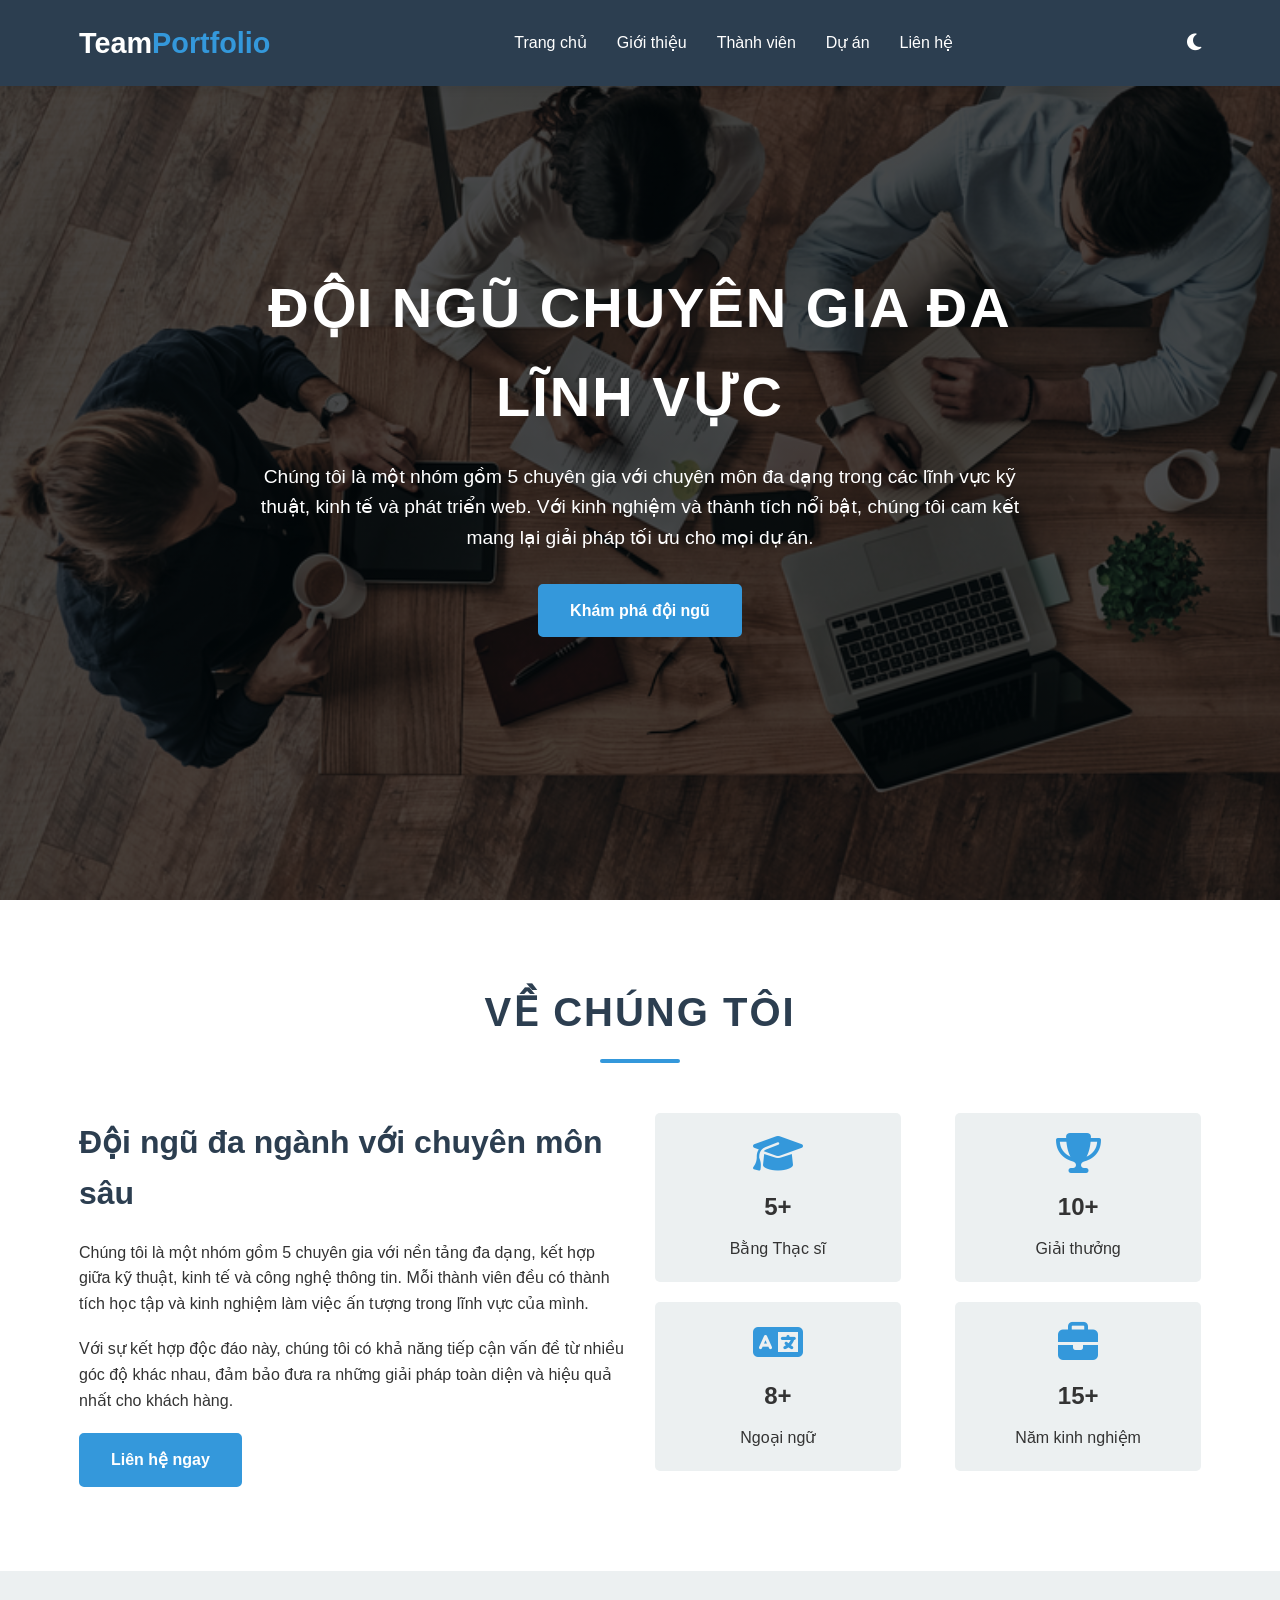
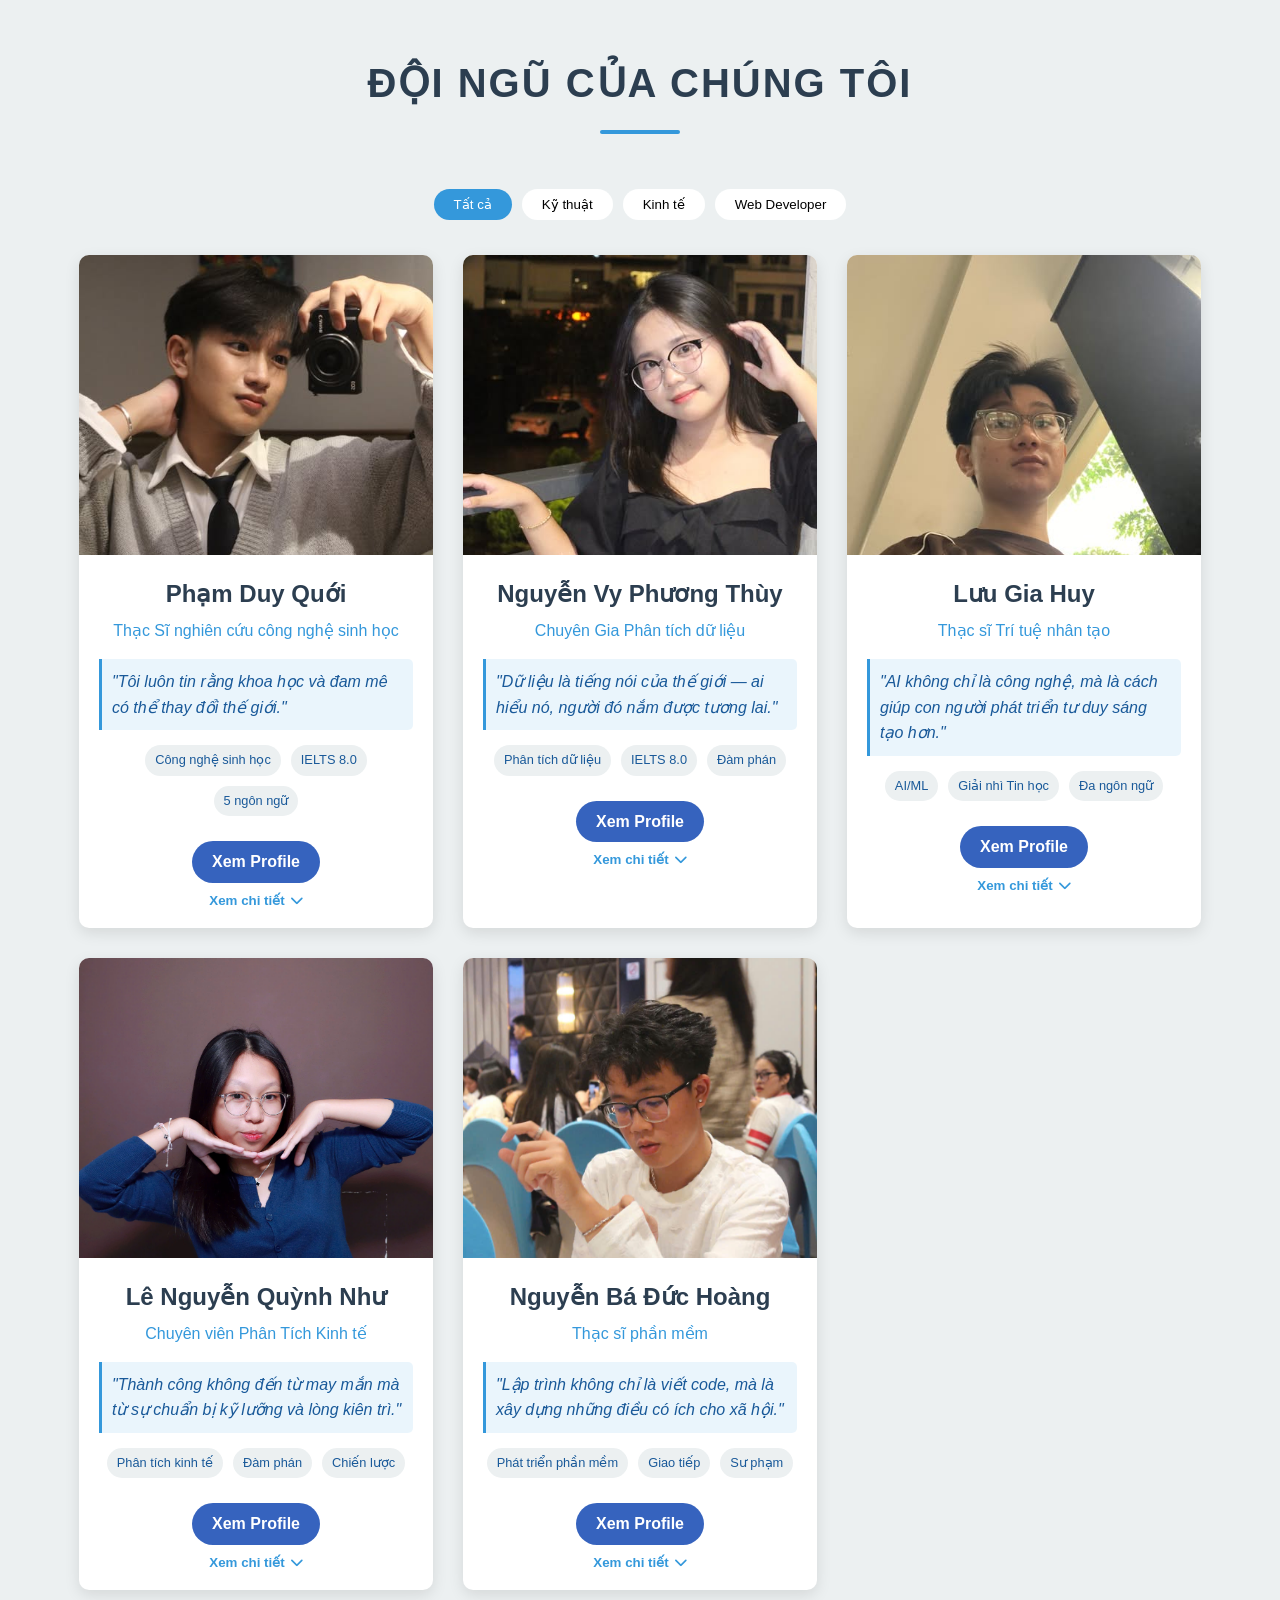
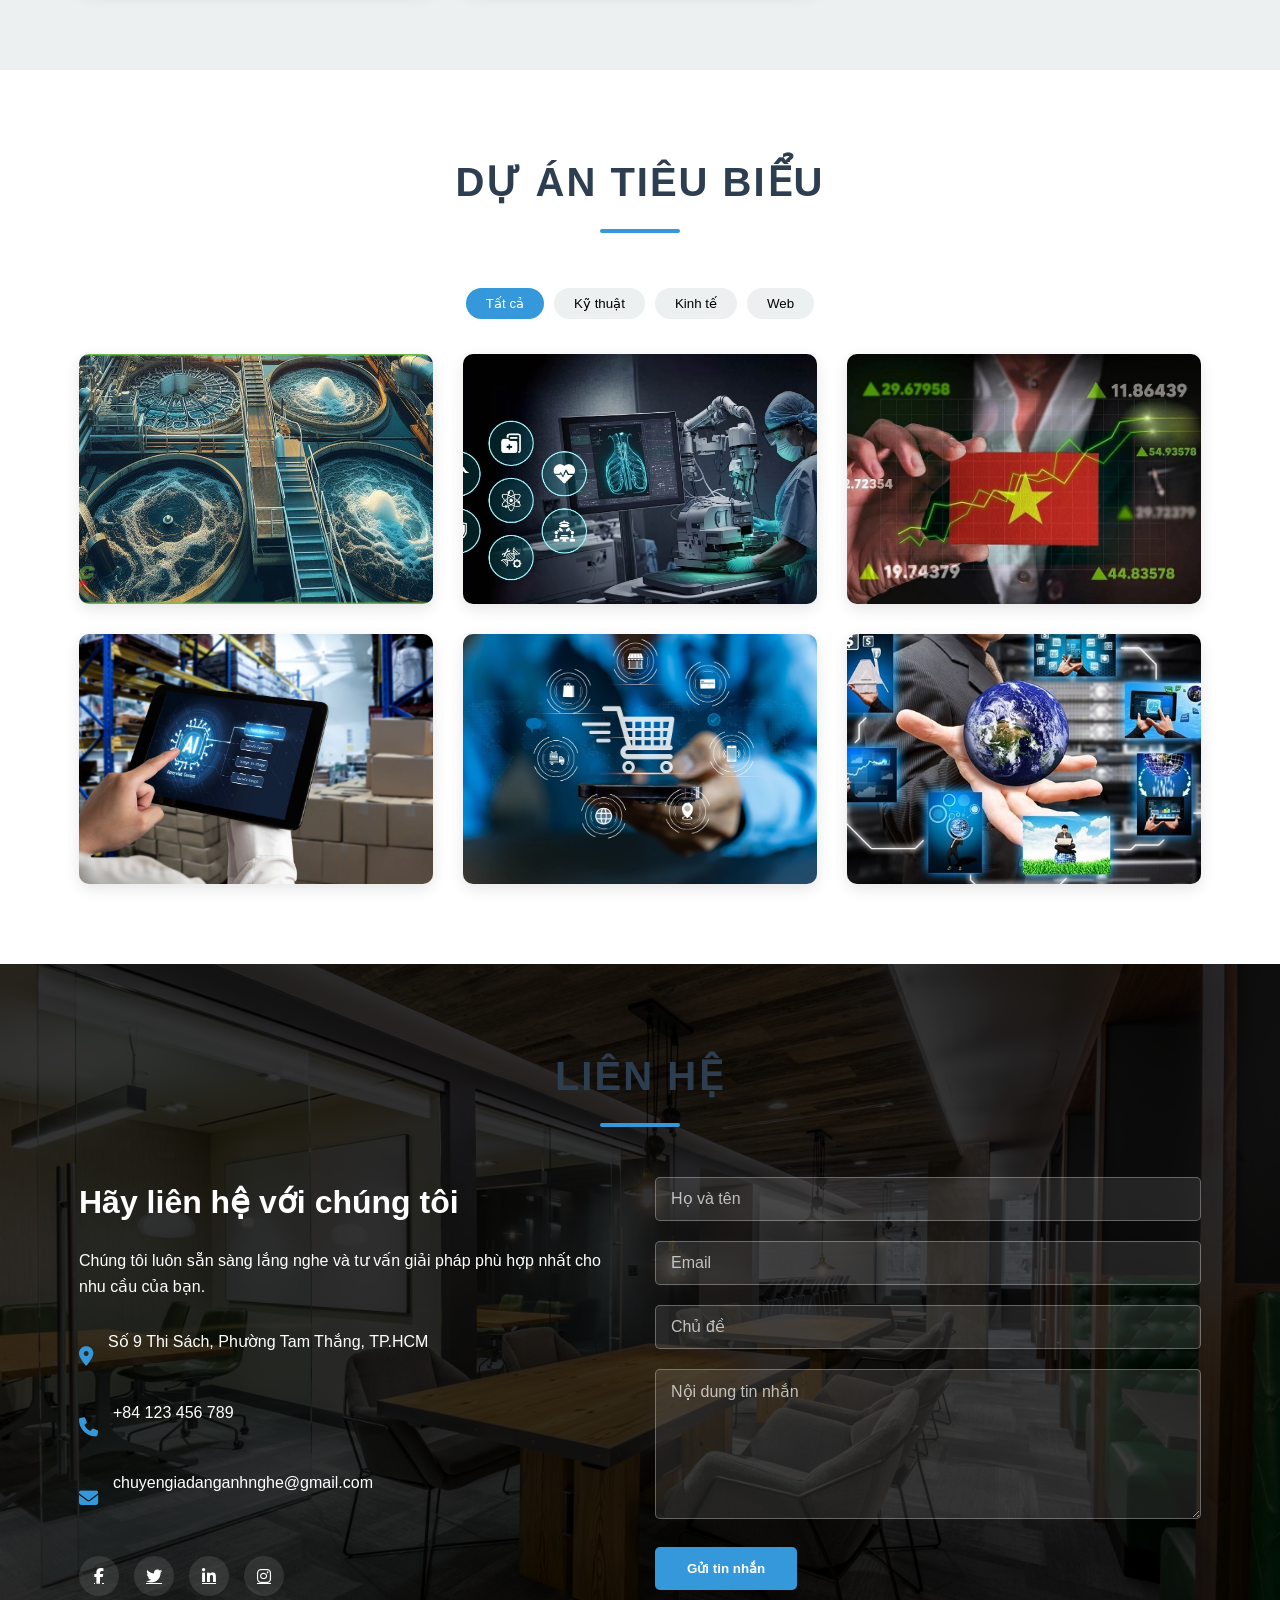
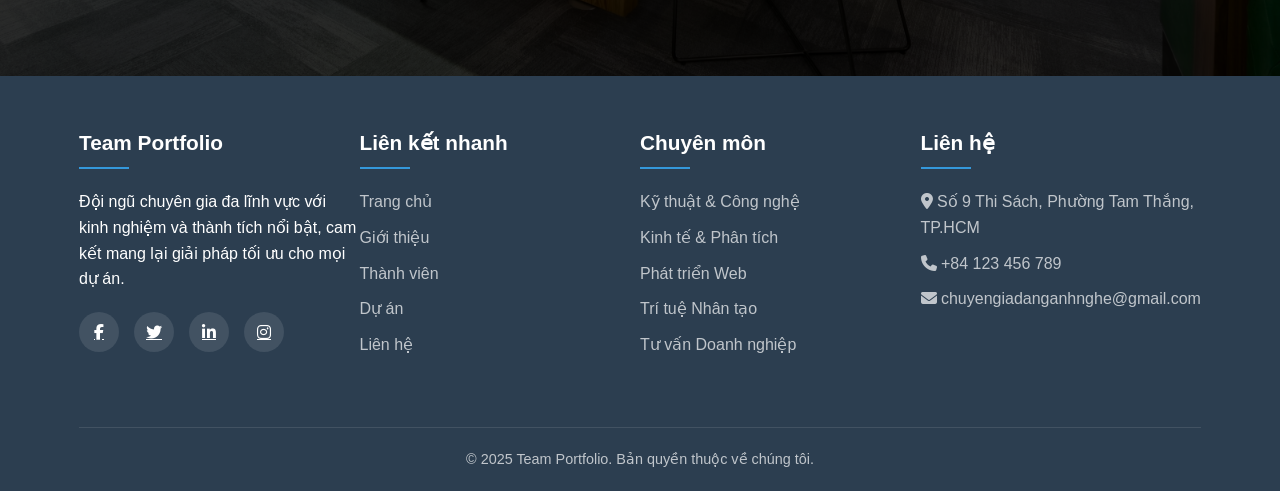
<file: index.html>
<!DOCTYPE html>
<html lang="vi">
<head>
    <meta charset="UTF-8">
    <meta name="viewport" content="width=device-width, initial-scale=1.0">
    <title>Nhóm 5 Chuyên Gia | Portfolio Đa Lĩnh Vực Chuyên Nghiệp</title>
    <meta name="description" content="Đội ngũ 5 chuyên gia với chuyên môn đa dạng trong kỹ thuật, kinh tế và phát triển web. Giải pháp tối ưu cho mọi dự án.">
    <link rel="stylesheet" href="https://cdnjs.cloudflare.com/ajax/libs/font-awesome/6.4.0/css/all.min.css">
    <style>
        /* Biến CSS */
        :root {
            --primary: #2c3e50;
            --secondary: #3498db;
            --accent: #3663be;
            --light: #ecf0f1;
            --dark: #195999;
            --transition: all 0.3s ease;
            --shadow: 0 5px 15px rgba(0, 0, 0, 0.1);
            --shadow-hover: 0 15px 30px rgba(0, 0, 0, 0.2);
            --header-footer-bg: #2c3e50;
        }

        /* Dark mode variables */
        .dark-mode {
            --primary: #ecf0f1;
            --secondary: #3498db;
            --accent: #0c60f0;
            --light: #2c3e50;
            --dark: #ecf0f1;
            --bg-color: #151522;
            --card-bg: #16213e;
            /* Header và footer giữ nguyên màu tối */
            --header-footer-bg: #2c3e50;
        }

        /* Reset và cài đặt cơ bản */
        * {
            margin: 0;
            padding: 0;
            box-sizing: border-box;
            font-family: 'Segoe UI', Tahoma, Geneva, Verdana, sans-serif;
        }

        html {
            scroll-behavior: smooth;
        }

        body {
            background-color: #f9f9f9;
            color: #333;
            line-height: 1.6;
            transition: background-color 0.3s ease, color 0.3s ease;
        }

        body.dark-mode {
            background-color: var(--bg-color);
            color: var(--primary);
        }

        .container {
            width: 90%;
            max-width: 1200px;
            margin: 0 auto;
            padding: 0 15px;
        }

        section {
            padding: 80px 0;
        }

        .section-title {
            text-align: center;
            margin-bottom: 50px;
            position: relative;
        }

        .section-title h2 {
            font-size: 2.5rem;
            color: var(--primary);
            margin-bottom: 15px;
            text-transform: uppercase;
            letter-spacing: 2px;
        }

        .section-title::after {
            content: '';
            display: block;
            width: 80px;
            height: 4px;
            background: var(--secondary);
            margin: 0 auto;
            border-radius: 2px;
        }

        /* Loading Animation */
        .loading {
            display: flex;
            justify-content: center;
            align-items: center;
            height: 100vh;
            position: fixed;
            top: 0;
            left: 0;
            width: 100%;
            background: var(--light);
            z-index: 9999;
            transition: opacity 0.5s ease;
        }

        .loading.hidden {
            opacity: 0;
            pointer-events: none;
        }

        .spinner {
            width: 50px;
            height: 50px;
            border: 5px solid rgba(52, 152, 219, 0.3);
            border-radius: 50%;
            border-top-color: var(--secondary);
            animation: spin 1s ease-in-out infinite;
        }

        @keyframes spin {
            to { transform: rotate(360deg); }
        }

        /* Header */
        header {
            background-color: var(--header-footer-bg);
            color: white;
            position: fixed;
            width: 100%;
            top: 0;
            z-index: 1000;
            box-shadow: 0 2px 10px rgba(0, 0, 0, 0.1);
            transition: var(--transition);
        }

        .navbar {
            display: flex;
            justify-content: space-between;
            align-items: center;
            padding: 20px 0;
        }

        .logo {
            font-size: 1.8rem;
            font-weight: 700;
            color: white;
            text-decoration: none;
        }

        .logo span {
            color: var(--secondary);
        }

        .nav-links {
            display: flex;
            list-style: none;
        }

        .nav-links li {
            margin-left: 30px;
        }

        .nav-links a {
            color: white;
            text-decoration: none;
            font-weight: 500;
            transition: var(--transition);
            position: relative;
        }

        .nav-links a:hover {
            color: var(--secondary);
        }

        .nav-links a::after {
            content: '';
            position: absolute;
            bottom: -5px;
            left: 0;
            width: 0;
            height: 2px;
            background: var(--secondary);
            transition: var(--transition);
        }

        .nav-links a:hover::after {
            width: 100%;
        }

        .menu-toggle {
            display: none;
            font-size: 1.5rem;
            cursor: pointer;
            color: white;
        }

        .theme-toggle {
            background: none;
            border: none;
            color: white;
            font-size: 1.2rem;
            cursor: pointer;
            margin-left: 20px;
            transition: var(--transition);
        }

        .theme-toggle:hover {
            color: var(--secondary);
        }

        /* Hero Section */
        .hero {
            height: 100vh;
            background: linear-gradient(rgba(0, 0, 0, 0.7), rgba(0, 0, 0, 0.7)), url('/anh/work.jpg') no-repeat center center/cover;
            color: white;
            display: flex;
            align-items: center;
            text-align: center;
            position: relative;
        }

        .hero-content {
            max-width: 800px;
            margin: 0 auto;
            animation: fadeIn 1.5s ease;
        }

        @keyframes fadeIn {
            from { opacity: 0; transform: translateY(20px); }
            to { opacity: 1; transform: translateY(0); }
        }

        .hero h1 {
            font-size: 3.5rem;
            margin-bottom: 20px;
            text-transform: uppercase;
            letter-spacing: 2px;
        }

        .hero p {
            font-size: 1.2rem;
            margin-bottom: 30px;
        }

        .btn {
            display: inline-block;
            padding: 12px 30px;
            background: var(--secondary);
            color: white;
            text-decoration: none;
            border-radius: 5px;
            font-weight: 600;
            transition: var(--transition);
            border: 2px solid var(--secondary);
            cursor: pointer;
        }

        .btn:hover {
            background: transparent;
            color: var(--secondary);
            transform: translateY(-3px);
            box-shadow: 0 10px 20px rgba(0, 0, 0, 0.2);
        }

        .btn-secondary {
            background: var(--accent);
            border-color: var(--accent);
        }

        .btn-secondary:hover {
            background: transparent;
            color: var(--accent);
        }

        /* About Section */
        .about {
            background-color: white;
            transition: var(--transition);
        }

        body.dark-mode .about {
            background-color: var(--card-bg);
        }

        .about-content {
            display: flex;
            flex-wrap: wrap;
            justify-content: space-between;
            align-items: center;
        }

        .about-text {
            flex: 1;
            min-width: 300px;
            padding-right: 30px;
        }

        .about-text h3 {
            font-size: 2rem;
            margin-bottom: 20px;
            color: var(--primary);
        }

        .about-text p {
            margin-bottom: 20px;
        }

        .about-stats {
            flex: 1;
            min-width: 300px;
            display: flex;
            flex-wrap: wrap;
            justify-content: space-between;
        }

        .stat {
            text-align: center;
            padding: 20px;
            flex-basis: 45%;
            margin-bottom: 20px;
            background: var(--light);
            border-radius: 5px;
            transition: var(--transition);
        }

        body.dark-mode .stat {
            background: rgba(255, 255, 255, 0.1);
        }

        .stat:hover {
            transform: translateY(-10px);
            box-shadow: var(--shadow-hover);
        }

        .stat i {
            font-size: 2.5rem;
            color: var(--secondary);
            margin-bottom: 15px;
        }

        .stat h4 {
            font-size: 1.5rem;
            margin-bottom: 10px;
        }

        /* Team Section */
        .team {
            background-color: var(--light);
            transition: var(--transition);
        }

        body.dark-mode .team {
            background-color: var(--bg-color);
        }

        .team-filters {
            display: flex;
            justify-content: center;
            margin-bottom: 30px;
            flex-wrap: wrap;
        }

        .team-filter-btn {
            padding: 8px 20px;
            margin: 5px;
            background: white;
            border: none;
            border-radius: 30px;
            cursor: pointer;
            transition: var(--transition);
            font-weight: 500;
        }

        body.dark-mode .team-filter-btn {
            background: var(--card-bg);
            color: var(--primary);
        }

        .team-filter-btn.active, .team-filter-btn:hover {
            background: var(--secondary);
            color: white;
        }

        .team-grid {
            display: grid;
            grid-template-columns: repeat(auto-fill, minmax(300px, 1fr));
            gap: 30px;
        }

        .team-member {
            background: white;
            border-radius: 10px;
            overflow: hidden;
            box-shadow: var(--shadow);
            transition: var(--transition);
            position: relative;
        }

        body.dark-mode .team-member {
            background: var(--card-bg);
        }

        .team-member:hover {
            transform: translateY(-10px);
            box-shadow: var(--shadow-hover);
        }

        .member-img {
            height: 300px;
            overflow: hidden;
            position: relative;
            cursor: pointer;
        }

        .member-img img {
            width: 100%;
            height: 100%;
            object-fit: cover;
            transition: var(--transition);
        }

        .team-member:hover .member-img img {
            transform: scale(1.1);
        }

        .member-info {
            padding: 20px;
            text-align: center;
        }

        .member-info h3 {
            font-size: 1.5rem;
            margin-bottom: 5px;
            color: var(--primary);
        }

        .member-info p {
            color: var(--secondary);
            margin-bottom: 15px;
            font-weight: 500;
        }

        .member-quote {
            font-style: italic;
            color: var(--dark);
            margin: 15px 0;
            padding: 10px;
            background-color: rgba(52, 152, 219, 0.1);
            border-left: 3px solid var(--secondary);
            text-align: left;
            border-radius: 0 5px 5px 0;
        }

        body.dark-mode .member-quote {
            color: var(--primary);
        }

        .member-skills {
            display: flex;
            flex-wrap: wrap;
            justify-content: center;
            gap: 10px;
            margin-bottom: 15px;
        }

        .skill-tag {
            background: var(--light);
            padding: 5px 10px;
            border-radius: 20px;
            font-size: 0.8rem;
            color: var(--dark);
        }

        body.dark-mode .skill-tag {
            background: rgba(255, 255, 255, 0.1);
            color: var(--primary);
        }

        .member-details {
            max-height: 0;
            overflow: hidden;
            transition: max-height 0.5s ease;
            text-align: left;
        }

        .team-member.active .member-details {
            max-height: 500px;
        }

        .toggle-details {
            background: none;
            border: none;
            color: var(--secondary);
            cursor: pointer;
            font-weight: 600;
            margin-top: 10px;
            display: flex;
            align-items: center;
            justify-content: center;
            width: 100%;
        }

        .toggle-details i {
            margin-left: 5px;
            transition: var(--transition);
        }

        .team-member.active .toggle-details i {
            transform: rotate(180deg);
        }

        .view-profile-btn {
            display: inline-block;
            margin-top: 10px;
            padding: 8px 20px;
            background: var(--accent);
            color: white;
            text-decoration: none;
            border-radius: 50px;
            font-weight: 600;
            transition: var(--transition);
        }

        .view-profile-btn:hover {
            background: transparent;
            color: var(--accent);
            border: 2px solid var(--accent);
            transform: translateY(-3px);
        }

        /* Portfolio Section */
        .portfolio {
            background-color: white;
            transition: var(--transition);
        }

        body.dark-mode .portfolio {
            background-color: var(--card-bg);
        }

        .portfolio-filters {
            display: flex;
            justify-content: center;
            margin-bottom: 30px;
            flex-wrap: wrap;
        }

        .filter-btn {
            padding: 8px 20px;
            margin: 5px;
            background: var(--light);
            border: none;
            border-radius: 30px;
            cursor: pointer;
            transition: var(--transition);
            font-weight: 500;
        }

        body.dark-mode .filter-btn {
            background: rgba(255, 255, 255, 0.1);
            color: var(--primary);
        }

        .filter-btn.active, .filter-btn:hover {
            background: var(--secondary);
            color: white;
        }

        .portfolio-grid {
            display: grid;
            grid-template-columns: repeat(auto-fill, minmax(350px, 1fr));
            gap: 30px;
        }

        .portfolio-item {
            border-radius: 10px;
            overflow: hidden;
            box-shadow: var(--shadow);
            position: relative;
            transition: var(--transition);
        }

        .portfolio-item:hover {
            transform: translateY(-10px);
            box-shadow: var(--shadow-hover);
        }

        .portfolio-img {
            height: 250px;
            overflow: hidden;
        }

        .portfolio-img img {
            width: 100%;
            height: 100%;
            object-fit: cover;
            transition: var(--transition);
        }

        .portfolio-item:hover .portfolio-img img {
            transform: scale(1.1);
        }

        .portfolio-info {
            position: absolute;
            bottom: 0;
            left: 0;
            width: 100%;
            padding: 20px;
            background: rgba(0, 0, 0, 0.7);
            color: white;
            transform: translateY(100%);
            transition: var(--transition);
        }

        .portfolio-item:hover .portfolio-info {
            transform: translateY(0);
        }

        .portfolio-info h3 {
            font-size: 1.2rem;
            margin-bottom: 10px;
        }

        /* Contact Section */
        .contact {
            background: linear-gradient(rgba(0, 0, 0, 0.8), rgba(0, 0, 0, 0.8)), url('/anh/place.jpg') no-repeat center center/cover;
            color: white;
        }

        .contact-content {
            display: flex;
            flex-wrap: wrap;
            justify-content: space-between;
        }

        .contact-info {
            flex: 1;
            min-width: 300px;
            padding-right: 30px;
        }

        .contact-info h3 {
            font-size: 2rem;
            margin-bottom: 20px;
        }

        .contact-info p {
            margin-bottom: 30px;
        }

        .contact-details {
            margin-bottom: 30px;
        }

        .contact-item {
            display: flex;
            align-items: center;
            margin-bottom: 15px;
        }

        .contact-item i {
            font-size: 1.2rem;
            margin-right: 15px;
            color: var(--secondary);
        }

        .contact-form {
            flex: 1;
            min-width: 300px;
        }

        .form-group {
            margin-bottom: 20px;
        }

        .form-control {
            width: 100%;
            padding: 12px 15px;
            background: rgba(255, 255, 255, 0.1);
            border: 1px solid rgba(255, 255, 255, 0.3);
            border-radius: 5px;
            color: white;
            font-size: 1rem;
            transition: var(--transition);
        }

        .form-control:focus {
            outline: none;
            border-color: var(--secondary);
            background: rgba(255, 255, 255, 0.2);
        }

        textarea.form-control {
            min-height: 150px;
            resize: vertical;
        }

        .form-control::placeholder {
            color: rgba(255, 255, 255, 0.7);
        }

        /* Footer */
        footer {
            background: var(--header-footer-bg);
            color: white;
            padding: 50px 0 20px;
            transition: var(--transition);
        }

        .footer-content {
            display: flex;
            flex-wrap: wrap;
            justify-content: space-between;
            margin-bottom: 30px;
        }

        .footer-col {
            flex: 1;
            min-width: 250px;
            margin-bottom: 30px;
        }

        .footer-col h3 {
            font-size: 1.3rem;
            margin-bottom: 20px;
            position: relative;
            padding-bottom: 10px;
        }

        .footer-col h3::after {
            content: '';
            position: absolute;
            bottom: 0;
            left: 0;
            width: 50px;
            height: 2px;
            background: var(--secondary);
        }

        .footer-col p {
            margin-bottom: 20px;
        }

        .social-links {
            display: flex;
            gap: 15px;
        }

        .social-links a {
            display: flex;
            align-items: center;
            justify-content: center;
            width: 40px;
            height: 40px;
            background: rgba(255, 255, 255, 0.1);
            border-radius: 50%;
            color: white;
            transition: var(--transition);
        }

        .social-links a:hover {
            background: var(--secondary);
            transform: translateY(-5px);
        }

        .footer-links {
            list-style: none;
        }

        .footer-links li {
            margin-bottom: 10px;
        }

        .footer-links a {
            color: rgba(255, 255, 255, 0.7);
            text-decoration: none;
            transition: var(--transition);
        }

        .footer-links a:hover {
            color: var(--secondary);
            padding-left: 5px;
        }

        .copyright {
            text-align: center;
            padding-top: 20px;
            border-top: 1px solid rgba(255, 255, 255, 0.1);
            font-size: 0.9rem;
            color: rgba(255, 255, 255, 0.7);
        }

        /* Modal */
        .modal {
            display: none;
            position: fixed;
            top: 0;
            left: 0;
            width: 100%;
            height: 100%;
            background: rgba(0, 0, 0, 0.8);
            z-index: 1001;
            justify-content: center;
            align-items: center;
        }

        .modal-content {
            background: white;
            padding: 30px;
            border-radius: 10px;
            max-width: 600px;
            width: 90%;
            max-height: 80vh;
            overflow-y: auto;
            position: relative;
        }

        body.dark-mode .modal-content {
            background: var(--card-bg);
            color: var(--primary);
        }

        .close-modal {
            position: absolute;
            top: 15px;
            right: 15px;
            font-size: 1.5rem;
            cursor: pointer;
            color: var(--dark);
        }

        body.dark-mode .close-modal {
            color: var(--primary);
        }

        /* Back to top button */
        .back-to-top {
            position: fixed;
            bottom: 30px;
            right: 30px;
            background: var(--secondary);
            color: white;
            width: 50px;
            height: 50px;
            border-radius: 50%;
            display: flex;
            justify-content: center;
            align-items: center;
            cursor: pointer;
            opacity: 0;
            visibility: hidden;
            transition: var(--transition);
            z-index: 999;
        }

        .back-to-top.show {
            opacity: 1;
            visibility: visible;
        }

        .back-to-top:hover {
            transform: translateY(-5px);
            box-shadow: 0 5px 15px rgba(0, 0, 0, 0.3);
        }

        /* Responsive */
        @media (max-width: 992px) {
            .nav-links {
                display: none;
                position: absolute;
                top: 100%;
                left: 0;
                width: 100%;
                background: var(--header-footer-bg);
                flex-direction: column;
                padding: 20px;
                box-shadow: 0 5px 10px rgba(0, 0, 0, 0.1);
            }

            .nav-links.active {
                display: flex;
            }

            .nav-links li {
                margin: 10px 0;
            }

            .menu-toggle {
                display: block;
            }

            .hero h1 {
                font-size: 2.5rem;
            }
        }

        @media (max-width: 768px) {
            .about-content, .contact-content {
                flex-direction: column;
            }

            .about-text, .contact-info {
                padding-right: 0;
                margin-bottom: 30px;
            }

            .section-title h2 {
                font-size: 2rem;
            }

            .member-modal-header {
                flex-direction: column;
                text-align: center;
            }

            .member-modal-details {
                grid-template-columns: 1fr;
            }
        }
    </style>
</head>
<body>
    <!-- Loading Screen -->
    <div class="loading" id="loading">
        <div class="spinner"></div>
    </div>

    <!-- Header -->
    <header>
        <div class="container">
            <nav class="navbar">
                <a href="#" class="logo">Team<span>Portfolio</span></a>
                <ul class="nav-links">
                    <li><a href="#home">Trang chủ</a></li>
                    <li><a href="#about">Giới thiệu</a></li>
                    <li><a href="#team">Thành viên</a></li>
                    <li><a href="#portfolio">Dự án</a></li>
                    <li><a href="#contact">Liên hệ</a></li>
                </ul>
                <button class="theme-toggle" id="themeToggle">
                    <i class="fas fa-moon"></i>
                </button>
                <div class="menu-toggle">
                    <i class="fas fa-bars"></i>
                </div>
            </nav>
        </div>
    </header>

    <!-- Hero Section -->
    <section id="home" class="hero">
        <div class="container">
            <div class="hero-content">
                <h1>Đội Ngũ Chuyên Gia Đa Lĩnh Vực</h1>
                <p>Chúng tôi là một nhóm gồm 5 chuyên gia với chuyên môn đa dạng trong các lĩnh vực kỹ thuật, kinh tế và phát triển web. Với kinh nghiệm và thành tích nổi bật, chúng tôi cam kết mang lại giải pháp tối ưu cho mọi dự án.</p>
                <a href="#team" class="btn">Khám phá đội ngũ</a>
            </div>
        </div>
    </section>

    <!-- About Section -->
    <section id="about" class="about">
        <div class="container">
            <div class="section-title">
                <h2>Về Chúng Tôi</h2>
            </div>
            <div class="about-content">
                <div class="about-text">
                    <h3>Đội ngũ đa ngành với chuyên môn sâu</h3>
                    <p>Chúng tôi là một nhóm gồm 5 chuyên gia với nền tảng đa dạng, kết hợp giữa kỹ thuật, kinh tế và công nghệ thông tin. Mỗi thành viên đều có thành tích học tập và kinh nghiệm làm việc ấn tượng trong lĩnh vực của mình.</p>
                    <p>Với sự kết hợp độc đáo này, chúng tôi có khả năng tiếp cận vấn đề từ nhiều góc độ khác nhau, đảm bảo đưa ra những giải pháp toàn diện và hiệu quả nhất cho khách hàng.</p>
                    <a href="#contact" class="btn">Liên hệ ngay</a>
                </div>
                <div class="about-stats">
                    <div class="stat">
                        <i class="fas fa-graduation-cap"></i>
                        <h4>5+</h4>
                        <p>Bằng Thạc sĩ</p>
                    </div>
                    <div class="stat">
                        <i class="fas fa-trophy"></i>
                        <h4>10+</h4>
                        <p>Giải thưởng</p>
                    </div>
                    <div class="stat">
                        <i class="fas fa-language"></i>
                        <h4>8+</h4>
                        <p>Ngoại ngữ</p>
                    </div>
                    <div class="stat">
                        <i class="fas fa-briefcase"></i>
                        <h4>15+</h4>
                        <p>Năm kinh nghiệm</p>
                    </div>
                </div>
            </div>
        </div>
    </section>

    <!-- Team Section -->
    <section id="team" class="team">
        <div class="container">
            <div class="section-title">
                <h2>Đội Ngũ Của Chúng Tôi</h2>
            </div>
            <div class="team-filters">
                <button class="team-filter-btn active" data-filter="all">Tất cả</button>
                <button class="team-filter-btn" data-filter="tech">Kỹ thuật</button>
                <button class="team-filter-btn" data-filter="economy">Kinh tế</button>
                <button class="team-filter-btn" data-filter="web">Web Developer</button>
            </div>
            <div class="team-grid">
                <!-- Phạm Duy Quới -->
                <div class="team-member" data-category="tech">
                    <div class="member-img" data-member="quoi">
                        <img src="/anh/quoi.jpg" alt="Phạm Duy Quới">
                    </div>
                    <div class="member-info">
                        <h3>Phạm Duy Quới</h3>
                        <p>Thạc Sĩ nghiên cứu công nghệ sinh học</p>
                        <div class="member-quote">
                            "Tôi luôn tin rằng khoa học và đam mê có thể thay đổi thế giới."
                        </div>
                        <div class="member-skills">
                            <span class="skill-tag">Công nghệ sinh học</span>
                            <span class="skill-tag">IELTS 8.0</span>
                            <span class="skill-tag">5 ngôn ngữ</span>
                        </div>
                        <a href="profile-quoi.html" class="view-profile-btn">Xem Profile</a>
                        <button class="toggle-details">Xem chi tiết <i class="fas fa-chevron-down"></i></button>
                        <div class="member-details">
                            <p><strong>Thành tích:</strong> Giải nhất Quốc gia môn Sinh học, Thạc sĩ Kỹ thuật sinh học, 3 năm kinh nghiệm chuyên môn</p>
                            <p><strong>Học vấn:</strong> Tốt nghiệp Đại học Bách Khoa TP.HCM, Thạc sĩ nghiên cứu công nghệ sinh học</p>
                            <p><strong>Kỹ năng:</strong> Thông thạo 5 ngôn ngữ, IELTS 8.0, thành thạo tin học văn phòng, 2 năm thực tập tại viện nghiên cứu sinh học tế bào quốc gia</p>
                        </div>
                    </div>
                </div>

                <!-- Nguyễn Vy Phương Thùy -->
                <div class="team-member" data-category="economy">
                    <div class="member-img" data-member="thuy">
                        <img src="/anh/thuy.jpg" alt="Nguyễn Vy Phương Thùy">
                    </div>
                    <div class="member-info">
                        <h3>Nguyễn Vy Phương Thùy</h3>
                        <p>Chuyên Gia Phân tích dữ liệu</p>
                        <div class="member-quote">
                            "Dữ liệu là tiếng nói của thế giới — ai hiểu nó, người đó nắm được tương lai."
                        </div>
                        <div class="member-skills">
                            <span class="skill-tag">Phân tích dữ liệu</span>
                            <span class="skill-tag">IELTS 8.0</span>
                            <span class="skill-tag">Đàm phán</span>
                        </div>
                        <a href="profile-thuy.html" class="view-profile-btn">Xem Profile</a>
                        <button class="toggle-details">Xem chi tiết <i class="fas fa-chevron-down"></i></button>
                        <div class="member-details">
                            <p><strong>Học vấn:</strong> Tốt nghiệp Đại học Kinh tế TP.HCM</p>
                            <p><strong>Kinh nghiệm:</strong> 5 năm kinh nghiệm chuyên môn, làm được 2 dự án và mang về cho công ty thực tập 1 hợp đồng quốc tế</p>
                            <p><strong>Kỹ năng:</strong> Giỏi ngoại ngữ, IELTS 8.0 với 8.0 Speaking, kỹ năng xử lý dữ liệu chuyên sâu, giao tiếp tốt, đàm phán xuất sắc</p>
                        </div>
                    </div>
                </div>

                <!-- Lưu Gia Huy -->
                <div class="team-member" data-category="tech">
                    <div class="member-img" data-member="huy">
                        <img src="/anh/huy.jpg" alt="Lưu Gia Huy">
                    </div>
                    <div class="member-info">
                        <h3>Lưu Gia Huy</h3>
                        <p>Thạc sĩ Trí tuệ nhân tạo</p>
                        <div class="member-quote">
                            "AI không chỉ là công nghệ, mà là cách giúp con người phát triển tư duy sáng tạo hơn."
                        </div>
                        <div class="member-skills">
                            <span class="skill-tag">AI/ML</span>
                            <span class="skill-tag">Giải nhì Tin học</span>
                            <span class="skill-tag">Đa ngôn ngữ</span>
                        </div>
                        <a href="profile-huy.html" class="view-profile-btn">Xem Profile</a>
                        <button class="toggle-details">Xem chi tiết <i class="fas fa-chevron-down"></i></button>
                        <div class="member-details">
                            <p><strong>Thành tích:</strong> Giải nhì Tin học Quốc gia, Giải nhất quốc gia nghiên cứu khoa học, 3 năm kinh nghiệm chuyên ngành</p>
                            <p><strong>Học vấn:</strong> Tốt nghiệp Đại học Khoa học Tự nhiên TP.HCM, Thạc sĩ Trí tuệ nhân tạo</p>
                            <p><strong>Kỹ năng:</strong> Thông thạo tiếng Anh, Trung, Pháp, thành thạo Python, C++, lập trình AI hỗ trợ học sinh soạn văn</p>
                        </div>
                    </div>
                </div>

                <!-- Lê Nguyễn Quỳnh Như -->
                <div class="team-member" data-category="economy">
                    <div class="member-img" data-member="nhu">
                        <img src="/anh/nhu2.jpg" alt="Lê Nguyễn Quỳnh Như">
                    </div>
                    <div class="member-info">
                        <h3>Lê Nguyễn Quỳnh Như</h3>
                        <p>Chuyên viên Phân Tích Kinh tế</p>
                        <div class="member-quote">
                            "Thành công không đến từ may mắn mà từ sự chuẩn bị kỹ lưỡng và lòng kiên trì."
                        </div>
                        <div class="member-skills">
                            <span class="skill-tag">Phân tích kinh tế</span>
                            <span class="skill-tag">Đàm phán</span>
                            <span class="skill-tag">Chiến lược</span>
                        </div>
                        <a href="profile-nhu.html" class="view-profile-btn">Xem Profile</a>
                        <button class="toggle-details">Xem chi tiết <i class="fas fa-chevron-down"></i></button>
                        <div class="member-details">
                            <p><strong>Học vấn:</strong> Tốt nghiệp Đại học Kinh tế TP.HCM</p>
                            <p><strong>Kinh nghiệm:</strong> 5 năm kinh nghiệm chuyên môn, hoàn thành 5 project và kiếm về gần 1 tỷ đồng cho công ty thực tập cũ</p>
                            <p><strong>Kỹ năng:</strong> Giỏi ngoại ngữ, kỹ năng đàm phán xuất sắc, có tầm nhìn chiến lược</p>
                        </div>
                    </div>
                </div>

                <!-- Nguyễn Bá Đức Hoàng -->
                <div class="team-member" data-category="web">
                    <div class="member-img" data-member="hoang">
                        <img src="/anh/hoang.jpg" alt="Nguyễn Bá Đức Hoàng">
                    </div>
                    <div class="member-info">
                        <h3>Nguyễn Bá Đức Hoàng</h3>
                        <p>Thạc sĩ phần mềm</p>
                        <div class="member-quote">
                            "Lập trình không chỉ là viết code, mà là xây dựng những điều có ích cho xã hội."
                        </div>
                        <div class="member-skills">
                            <span class="skill-tag">Phát triển phần mềm</span>
                            <span class="skill-tag">Giao tiếp</span>
                            <span class="skill-tag">Sư phạm</span>
                        </div>
                        <a href="profile-hoang.html" class="view-profile-btn">Xem Profile</a>
                        <button class="toggle-details">Xem chi tiết <i class="fas fa-chevron-down"></i></button>
                        <div class="member-details">
                            <p><strong>Thành tích:</strong> Thủ khoa đầu vào Đại học Bách Khoa, Thực tập sinh CEO công nghệ, Chế tạo chip điều khiển dây chuyền sản xuất ô tô</p>
                            <p><strong>Học vấn:</strong> Tốt nghiệp Đại học Bách Khoa TP.HCM, Thạc sĩ phần mềm Đại học Yale</p>
                            <p><strong>Kỹ năng:</strong> Thạc sĩ Công nghệ, có 2 năm kinh nghiệm sư phạm Anh, IELTS 7.5, thành thạo lập trình web</p>
                        </div>
                    </div>
                </div>
            </div>
        </div>
    </section>

    <!-- Portfolio Section -->
    <section id="portfolio" class="portfolio">
        <div class="container">
            <div class="section-title">
                <h2>Dự Án Tiêu Biểu</h2>
            </div>
            <div class="portfolio-filters">
                <button class="filter-btn active" data-filter="all">Tất cả</button>
                <button class="filter-btn" data-filter="tech">Kỹ thuật</button>
                <button class="filter-btn" data-filter="econ">Kinh tế</button>
                <button class="filter-btn" data-filter="web">Web</button>
            </div>
            <div class="portfolio-grid">
                <div class="portfolio-item" data-category="tech">
                    <div class="portfolio-img">
                        <img src="/anh/cong-nghe-xu-ly-nuoc-thai.jpg" alt="Dự án Kỹ thuật 1">
                    </div>
                    <div class="portfolio-info">
                        <h3>Hệ thống xử lý sinh học</h3>
                        <p>Phát triển hệ thống xử lý nước thải bằng công nghệ sinh học tiên tiến</p>
                    </div>
                </div>
                <div class="portfolio-item" data-category="tech">
                    <div class="portfolio-img">
                        <img src="/anh/ung-dung-AI-trong-y-te.jpg" alt="Dự án Kỹ thuật 2">
                    </div>
                    <div class="portfolio-info">
                        <h3>Giải pháp AI trong y tế</h3>
                        <p>Ứng dụng trí tuệ nhân tạo trong chẩn đoán hình ảnh y khoa</p>
                    </div>
                </div>
                <div class="portfolio-item" data-category="econ">
                    <div class="portfolio-img">
                        <img src="/anh/chung_khoan_hom_nay.jpg" alt="Dự án Kinh tế 1">
                    </div>
                    <div class="portfolio-info">
                        <h3>Phân tích thị trường tài chính</h3>
                        <p>Xây dựng mô hình dự báo xu hướng thị trường chứng khoán</p>
                    </div>
                </div>
                <div class="portfolio-item" data-category="econ">
                    <div class="portfolio-img">
                        <img src="/anh//p2.jpg" alt="Dự án Kinh tế 2">
                    </div>
                    <div class="portfolio-info">
                        <h3>Tối ưu hóa chuỗi cung ứng</h3>
                        <p>Phân tích và tối ưu hóa hiệu quả chuỗi cung ứng cho doanh nghiệp</p>
                    </div>
                </div>
                <div class="portfolio-item" data-category="web">
                    <div class="portfolio-img">
                        <img src="/anh/thuuongmaidietntu.jpg" alt="Dự án Web 1">
                    </div>
                    <div class="portfolio-info">
                        <h3>Nền tảng thương mại điện tử</h3>
                        <p>Phát triển nền tảng thương mại điện tử với công nghệ hiện đại</p>
                    </div>
                </div>
                <div class="portfolio-item" data-category="web">
                    <div class="portfolio-img">
                        <img src="/anh/xay-dung-he-thong-quan-tri-doanh-nghiep-03.jpg" alt="Dự án Web 2">
                    </div>
                    <div class="portfolio-info">
                        <h3>Hệ thống quản lý doanh nghiệp</h3>
                        <p>Xây dựng hệ thống quản lý tích hợp cho doanh nghiệp vừa và nhỏ</p>
                    </div>
                </div>
            </div>
        </div>
    </section>

    <!-- Contact Section -->
    <section id="contact" class="contact">
        <div class="container">
            <div class="section-title">
                <h2>Liên Hệ</h2>
            </div>
            <div class="contact-content">
                <div class="contact-info">
                    <h3>Hãy liên hệ với chúng tôi</h3>
                    <p>Chúng tôi luôn sẵn sàng lắng nghe và tư vấn giải pháp phù hợp nhất cho nhu cầu của bạn.</p>
                    <div class="contact-details">
                        <div class="contact-item">
                            <i class="fas fa-map-marker-alt"></i>
                            <p>Số 9 Thi Sách, Phường Tam Thắng, TP.HCM</p>
                        </div>
                        <div class="contact-item">
                            <i class="fas fa-phone"></i>
                            <p>+84 123 456 789</p>
                        </div>
                        <div class="contact-item">
                            <i class="fas fa-envelope"></i>
                            <p>chuyengiadanganhnghe@gmail.com</p>
                        </div>
                    </div>
                    <div class="social-links">
                        <a href="#"><i class="fab fa-facebook-f"></i></a>
                        <a href="#"><i class="fab fa-twitter"></i></a>
                        <a href="#"><i class="fab fa-linkedin-in"></i></a>
                        <a href="#"><i class="fab fa-instagram"></i></a>
                    </div>
                </div>
                <div class="contact-form">
                    <form id="contactForm">
                        <div class="form-group">
                            <input type="text" class="form-control" placeholder="Họ và tên" required>
                        </div>
                        <div class="form-group">
                            <input type="email" class="form-control" placeholder="Email" required>
                        </div>
                        <div class="form-group">
                            <input type="text" class="form-control" placeholder="Chủ đề">
                        </div>
                        <div class="form-group">
                            <textarea class="form-control" placeholder="Nội dung tin nhắn" required></textarea>
                        </div>
                        <button type="submit" class="btn">Gửi tin nhắn</button>
                    </form>
                </div>
            </div>
        </div>
    </section>

    <!-- Footer -->
    <footer>
        <div class="container">
            <div class="footer-content">
                <div class="footer-col">
                    <h3>Team Portfolio</h3>
                    <p>Đội ngũ chuyên gia đa lĩnh vực với kinh nghiệm và thành tích nổi bật, cam kết mang lại giải pháp tối ưu cho mọi dự án.</p>
                    <div class="social-links">
                        <a href="#"><i class="fab fa-facebook-f"></i></a>
                        <a href="#"><i class="fab fa-twitter"></i></a>
                        <a href="#"><i class="fab fa-linkedin-in"></i></a>
                        <a href="#"><i class="fab fa-instagram"></i></a>
                    </div>
                </div>
                <div class="footer-col">
                    <h3>Liên kết nhanh</h3>
                    <ul class="footer-links">
                        <li><a href="#home">Trang chủ</a></li>
                        <li><a href="#about">Giới thiệu</a></li>
                        <li><a href="#team">Thành viên</a></li>
                        <li><a href="#portfolio">Dự án</a></li>
                        <li><a href="#contact">Liên hệ</a></li>
                    </ul>
                </div>
                <div class="footer-col">
                    <h3>Chuyên môn</h3>
                    <ul class="footer-links">
                        <li><a href="#">Kỹ thuật & Công nghệ</a></li>
                        <li><a href="#">Kinh tế & Phân tích</a></li>
                        <li><a href="#">Phát triển Web</a></li>
                        <li><a href="#">Trí tuệ Nhân tạo</a></li>
                        <li><a href="#">Tư vấn Doanh nghiệp</a></li>
                    </ul>
                </div>
                <div class="footer-col">
                    <h3>Liên hệ</h3>
                    <ul class="footer-links">
                        <li><a href="#"><i class="fas fa-map-marker-alt"></i> Số 9 Thi Sách, Phường Tam Thắng, TP.HCM</a></li>
                        <li><a href="#"><i class="fas fa-phone"></i> +84 123 456 789</a></li>
                        <li><a href="#"><i class="fas fa-envelope"></i> chuyengiadanganhnghe@gmail.com</a></li>
                    </ul>
                </div>
            </div>
            <div class="copyright">
                <p>&copy; 2025 Team Portfolio. Bản quyền thuộc về chúng tôi.</p>
            </div>
        </div>
    </footer>

    <!-- Back to Top Button -->
    <div class="back-to-top" id="backToTop">
        <i class="fas fa-chevron-up"></i>
    </div>

    <!-- Project Modal -->
    <div class="modal" id="projectModal">
        <div class="modal-content">
            <span class="close-modal" id="closeModal">&times;</span>
            <h2 id="modalTitle">Dự án chi tiết</h2>
            <div id="modalContent">
                <!-- Nội dung modal sẽ được điền bằng JavaScript -->
            </div>
        </div>
    </div>

    <!-- Member Info Modal -->
    <div class="modal" id="memberModal">
        <div class="modal-content">
            <span class="close-modal" id="closeMemberModal">&times;</span>
            <div id="memberModalContent">
                <!-- Nội dung modal thành viên sẽ được điền bằng JavaScript -->
            </div>
        </div>
    </div>

    <script>
        // Loading screen
        window.addEventListener('load', function() {
            const loading = document.getElementById('loading');
            setTimeout(() => {
                loading.classList.add('hidden');
            }, 1000);
        });

        // Menu toggle
        document.querySelector('.menu-toggle').addEventListener('click', function() {
            document.querySelector('.nav-links').classList.toggle('active');
        });

        // Team member details toggle
        document.querySelectorAll('.toggle-details').forEach(button => {
            button.addEventListener('click', function() {
                const member = this.closest('.team-member');
                member.classList.toggle('active');
            });
        });

        // Team filtering
        document.querySelectorAll('.team-filter-btn').forEach(button => {
            button.addEventListener('click', function() {
                // Remove active class from all buttons
                document.querySelectorAll('.team-filter-btn').forEach(btn => {
                    btn.classList.remove('active');
                });
                
                // Add active class to clicked button
                this.classList.add('active');
                
                const filter = this.getAttribute('data-filter');
                
                document.querySelectorAll('.team-member').forEach(member => {
                    if (filter === 'all' || member.getAttribute('data-category') === filter) {
                        member.style.display = 'block';
                    } else {
                        member.style.display = 'none';
                    }
                });
            });
        });

        // Portfolio filtering
        document.querySelectorAll('.filter-btn').forEach(button => {
            button.addEventListener('click', function() {
                // Remove active class from all buttons
                document.querySelectorAll('.filter-btn').forEach(btn => {
                    btn.classList.remove('active');
                });
                
                // Add active class to clicked button
                this.classList.add('active');
                
                const filter = this.getAttribute('data-filter');
                
                document.querySelectorAll('.portfolio-item').forEach(item => {
                    if (filter === 'all' || item.getAttribute('data-category') === filter) {
                        item.style.display = 'block';
                    } else {
                        item.style.display = 'none';
                    }
                });
            });
        });

        // Smooth scrolling for navigation links
        document.querySelectorAll('a[href^="#"]').forEach(anchor => {
            anchor.addEventListener('click', function (e) {
                e.preventDefault();
                
                const targetId = this.getAttribute('href');
                if (targetId === '#') return;
                
                const targetElement = document.querySelector(targetId);
                if (targetElement) {
                    window.scrollTo({
                        top: targetElement.offsetTop - 80,
                        behavior: 'smooth'
                    });
                    
                    // Close mobile menu if open
                    document.querySelector('.nav-links').classList.remove('active');
                }
            });
        });

        // Form submission
        document.getElementById('contactForm').addEventListener('submit', function(e) {
            e.preventDefault();
            alert('Cảm ơn bạn đã liên hệ! Chúng tôi sẽ phản hồi sớm nhất có thể.');
            this.reset();
        });

        // Header background on scroll
        window.addEventListener('scroll', function() {
            const header = document.querySelector('header');
            if (window.scrollY > 100) {
                header.style.backgroundColor = 'rgba(44, 62, 80, 0.95)';
                header.style.backdropFilter = 'blur(10px)';
            } else {
                header.style.backgroundColor = 'var(--header-footer-bg)';
                header.style.backdropFilter = 'none';
            }

            // Back to top button
            const backToTop = document.getElementById('backToTop');
            if (window.scrollY > 300) {
                backToTop.classList.add('show');
            } else {
                backToTop.classList.remove('show');
            }
        });

        // Back to top functionality
        document.getElementById('backToTop').addEventListener('click', function() {
            window.scrollTo({
                top: 0,
                behavior: 'smooth'
            });
        });

        // Dark mode toggle
        const themeToggle = document.getElementById('themeToggle');
        themeToggle.addEventListener('click', function() {
            document.body.classList.toggle('dark-mode');
            const icon = themeToggle.querySelector('i');
            if (document.body.classList.contains('dark-mode')) {
                icon.classList.remove('fa-moon');
                icon.classList.add('fa-sun');
                localStorage.setItem('theme', 'dark');
            } else {
                icon.classList.remove('fa-sun');
                icon.classList.add('fa-moon');
                localStorage.setItem('theme', 'light');
            }
        });

        // Check for saved theme preference
        if (localStorage.getItem('theme') === 'dark') {
            document.body.classList.add('dark-mode');
            themeToggle.querySelector('i').classList.remove('fa-moon');
            themeToggle.querySelector('i').classList.add('fa-sun');
        }

        // Portfolio item click for modal
        document.querySelectorAll('.portfolio-item').forEach(item => {
            item.addEventListener('click', function() {
                const title = this.querySelector('.portfolio-info h3').textContent;
                const description = this.querySelector('.portfolio-info p').textContent;
                const imageSrc = this.querySelector('img').src;
                
                document.getElementById('modalTitle').textContent = title;
                document.getElementById('modalContent').innerHTML = `
                    <img src="${imageSrc}" alt="${title}" style="width:100%; border-radius:5px; margin-bottom:20px;">
                    <p>${description}</p>
                    <p><strong>Thời gian:</strong> 3 tháng</p>
                    <p><strong>Công nghệ sử dụng:</strong> React, Node.js, MongoDB</p>
                    <p><strong>Khách hàng:</strong> Công ty Vũng Tàu</p>
                `;
                
                document.getElementById('projectModal').style.display = 'flex';
            });
        });

        // Close modal
        document.getElementById('closeModal').addEventListener('click', function() {
            document.getElementById('projectModal').style.display = 'none';
        });

        // Close modal when clicking outside
        window.addEventListener('click', function(e) {
            const modal = document.getElementById('projectModal');
            if (e.target === modal) {
                modal.style.display = 'none';
            }
        });

        // Member image click for member modal
        document.querySelectorAll('.member-img').forEach(img => {
            img.addEventListener('click', function() {
                const memberId = this.getAttribute('data-member');
                showMemberModal(memberId);
            });
        });

        // Close member modal
        document.getElementById('closeMemberModal').addEventListener('click', function() {
            document.getElementById('memberModal').style.display = 'none';
        });

        // Close member modal when clicking outside
        window.addEventListener('click', function(e) {
            const modal = document.getElementById('memberModal');
            if (e.target === modal) {
                modal.style.display = 'none';
            }
        });

        // Function to show member modal with details
        function showMemberModal(memberId) {
            const memberData = {
                'quoi': {
                    name: 'Phạm Duy Quới',
                    position: 'Thạc Sĩ nghiên cứu công nghệ sinh học',
                    dob: '23/02/2008',
                    phone: '+84 123 456 789',
                    email: 'phamduyquoi@gmail.com',
                    dream: 'Được làm việc tại Viện Nghiên cứu Sinh học Tế bào Quốc gia',
                    hobbies: 'Nghiên cứu sinh học, chơi game, đọc sách',
                    bestSkills: 'Phân tích sinh học, nghiên cứu tế bào',
                    image: 'anh/quoi.jpg'
                },
                'thuy': {
                    name: 'Nguyễn Vy Phương Thùy',
                    position: 'Chuyên Gia Phân tích dữ liệu',
                    dob: '22/07/2008',
                    phone: '+84 987 654 321',
                    email: 'nguyenvyphuongthuy@gmail.com',
                    dream: 'Được làm việc tại Công ty TNHH Phân tích Dữ liệu Quốc tế',
                    hobbies: 'Đọc sách, đàm phán, yoga',
                    bestSkills: 'Phân tích dữ liệu, đàm phán quốc tế',
                    image: 'anh/thuy.jpg'
                },
                'huy': {
                    name: 'Lưu Gia Huy',
                    position: 'Thạc sĩ Trí tuệ nhân tạo',
                    dob: '10/11/2008',
                    phone: '+84 555 123 456',
                    email: 'luugiahuy@gmail.com',
                    dream: 'Được làm việc tại Trung tâm Nghiên cứu AI Quốc gia',
                    hobbies: 'Lập trình AI, nghiên cứu khoa học, chơi cờ',
                    bestSkills: 'Trí tuệ nhân tạo, Machine Learning, Python',
                    image: 'anh/huy.jpg'
                },
                'nhu': {
                    name: 'Lê Nguyễn Quỳnh Như',
                    position: 'Chuyên viên Phân Tích Kinh tế',
                    dob: '09/04/2008',
                    phone: '+84 333 999 888',
                    email: 'lenguyenquynhnhu@gmail.com',
                    dream: 'Được làm việc tại Công ty Tư vấn Kinh tế Toàn cầu',
                    hobbies: 'Tìm thêm kiến thức về kinh tế, chơi game, đọc sách kinh tế',
                    bestSkills: 'Phân tích kinh tế, chiến lược đầu tư, đàm phán',
                    image: 'anh/như.jpg'
                },
                'hoang': {
                    name: 'Nguyễn Bá Đức Hoàng',
                    position: 'Thạc sĩ phần mềm',
                    dob: '23/08/2008',
                    phone: '+84 777 222 333',
                    email: 'nguyenhoang@gmail.com',
                    dream: 'Được làm việc tại vị trí CEO của Công ty Phát triển Phần mềm Quốc tế',
                    hobbies: 'Lập trình, giảng dạy, nghiên cứu công nghệ mới, chơi game, đá bóng',
                    bestSkills: 'Phát triển phần mềm, lập trình web, sư phạm',
                    image: 'anh/hoang.jpg'
                }
            };

            const member = memberData[memberId];
            if (!member) return;

            document.getElementById('memberModalContent').innerHTML = `
                <div class="member-modal-content">
                    <div class="member-modal-header">
                        <div class="member-modal-img">
                            <img src="${member.image}" alt="${member.name}">
                        </div>
                        <div class="member-modal-basic-info">
                            <h3>${member.name}</h3>
                            <p>${member.position}</p>
                        </div>
                    </div>
                    <div class="member-modal-details">
                        <div class="member-modal-detail-item">
                            <strong>Ngày sinh:</strong>
                            <span>${member.dob}</span>
                        </div>
                        <div class="member-modal-detail-item">
                            <strong>Số điện thoại:</strong>
                            <span>${member.phone}</span>
                        </div>
                        <div class="member-modal-detail-item">
                            <strong>Email:</strong>
                            <span>${member.email}</span>
                        </div>
                        <div class="member-modal-detail-item">
                            <strong>Ước mơ:</strong>
                            <span>${member.dream}</span>
                        </div>
                        <div class="member-modal-detail-item">
                            <strong>Sở thích:</strong>
                            <span>${member.hobbies}</span>
                        </div>
                    </div>
                    <div class="member-modal-skills">
                        <h4>Kỹ năng giỏi nhất:</h4>
                        <div class="member-modal-skill-tags">
                            ${member.bestSkills.split(', ').map(skill => `<span class="member-modal-skill-tag">${skill}</span>`).join('')}
                        </div>
                    </div>
                </div>
            `;

            document.getElementById('memberModal').style.display = 'flex';
        }

        // Lazy loading for images
        if ('IntersectionObserver' in window) {
            const imageObserver = new IntersectionObserver((entries, observer) => {
                entries.forEach(entry => {
                    if (entry.isIntersecting) {
                        const img = entry.target;
                        img.src = img.dataset.src;
                        img.classList.remove('lazy');
                        imageObserver.unobserve(img);
                    }
                });
            });

            document.querySelectorAll('img[data-src]').forEach(img => {
                imageObserver.observe(img);
            });
        }
    </script>
</body>
</html>
</file>
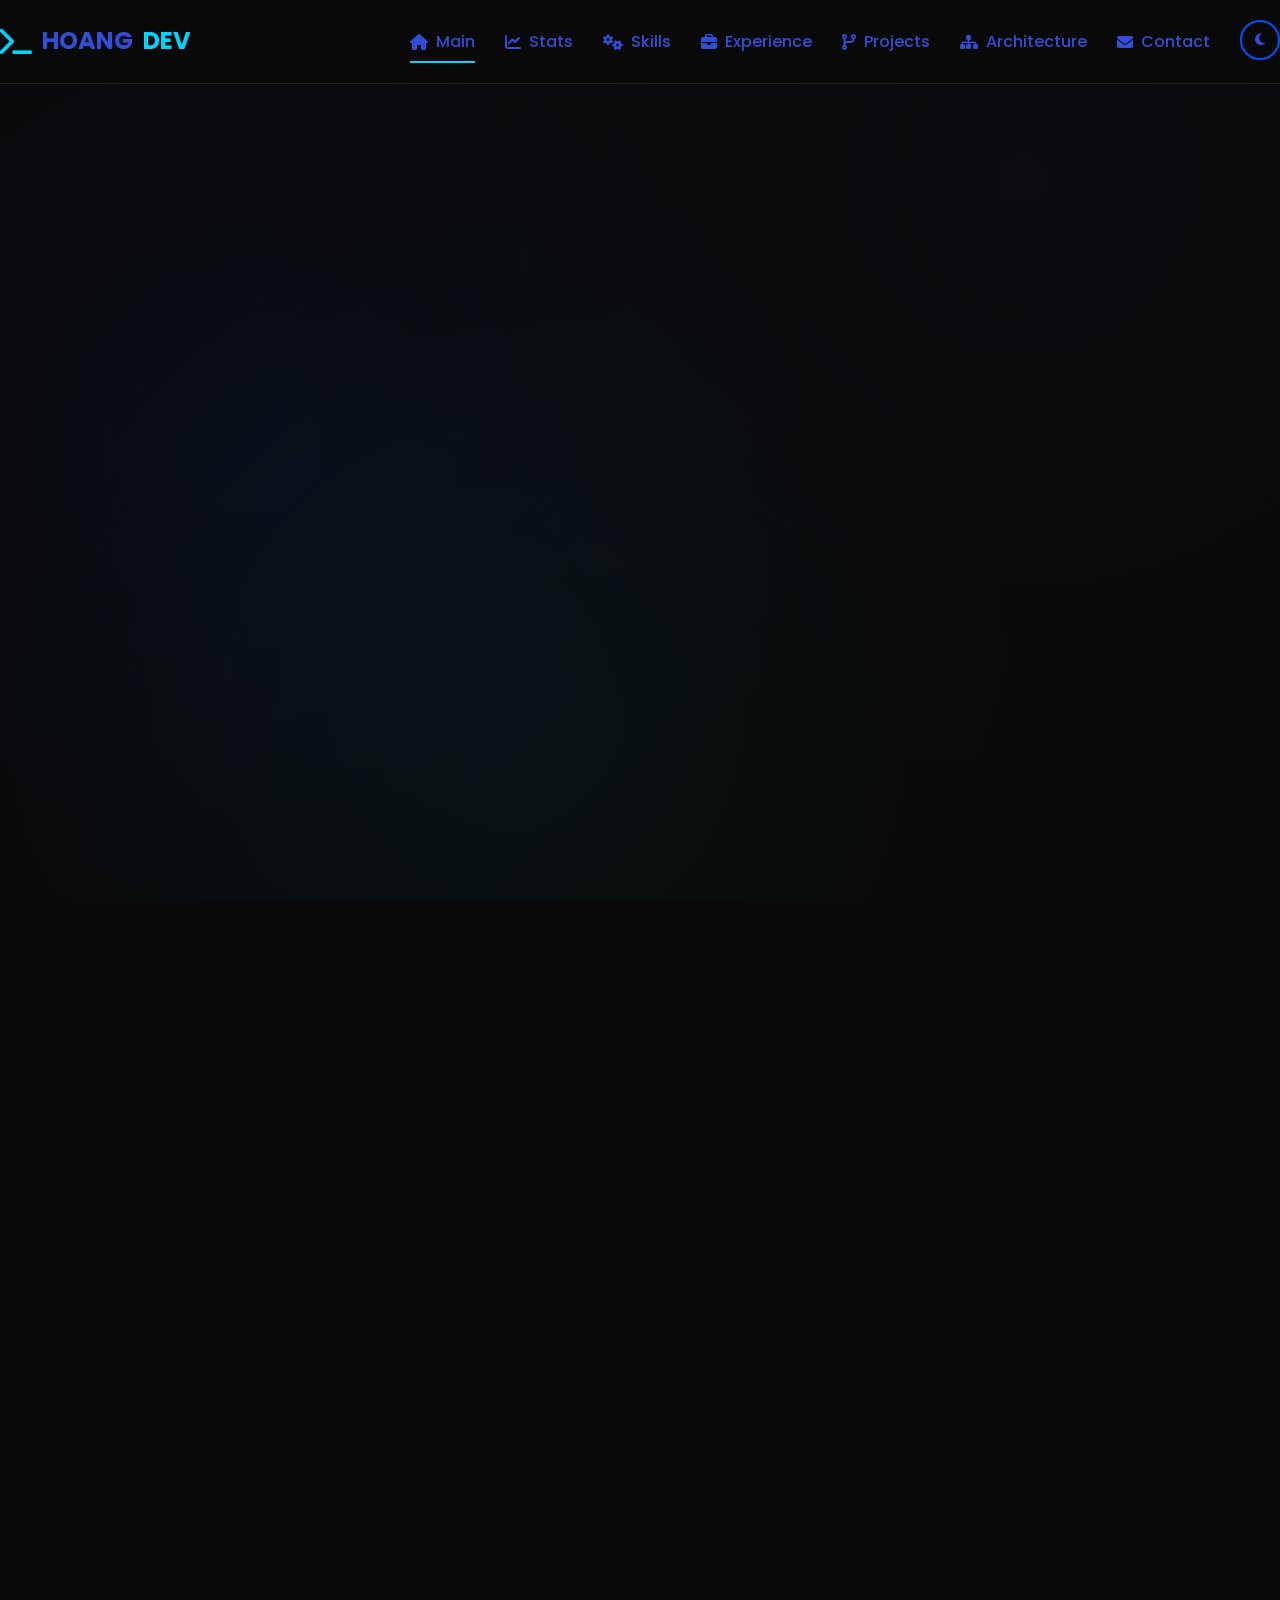
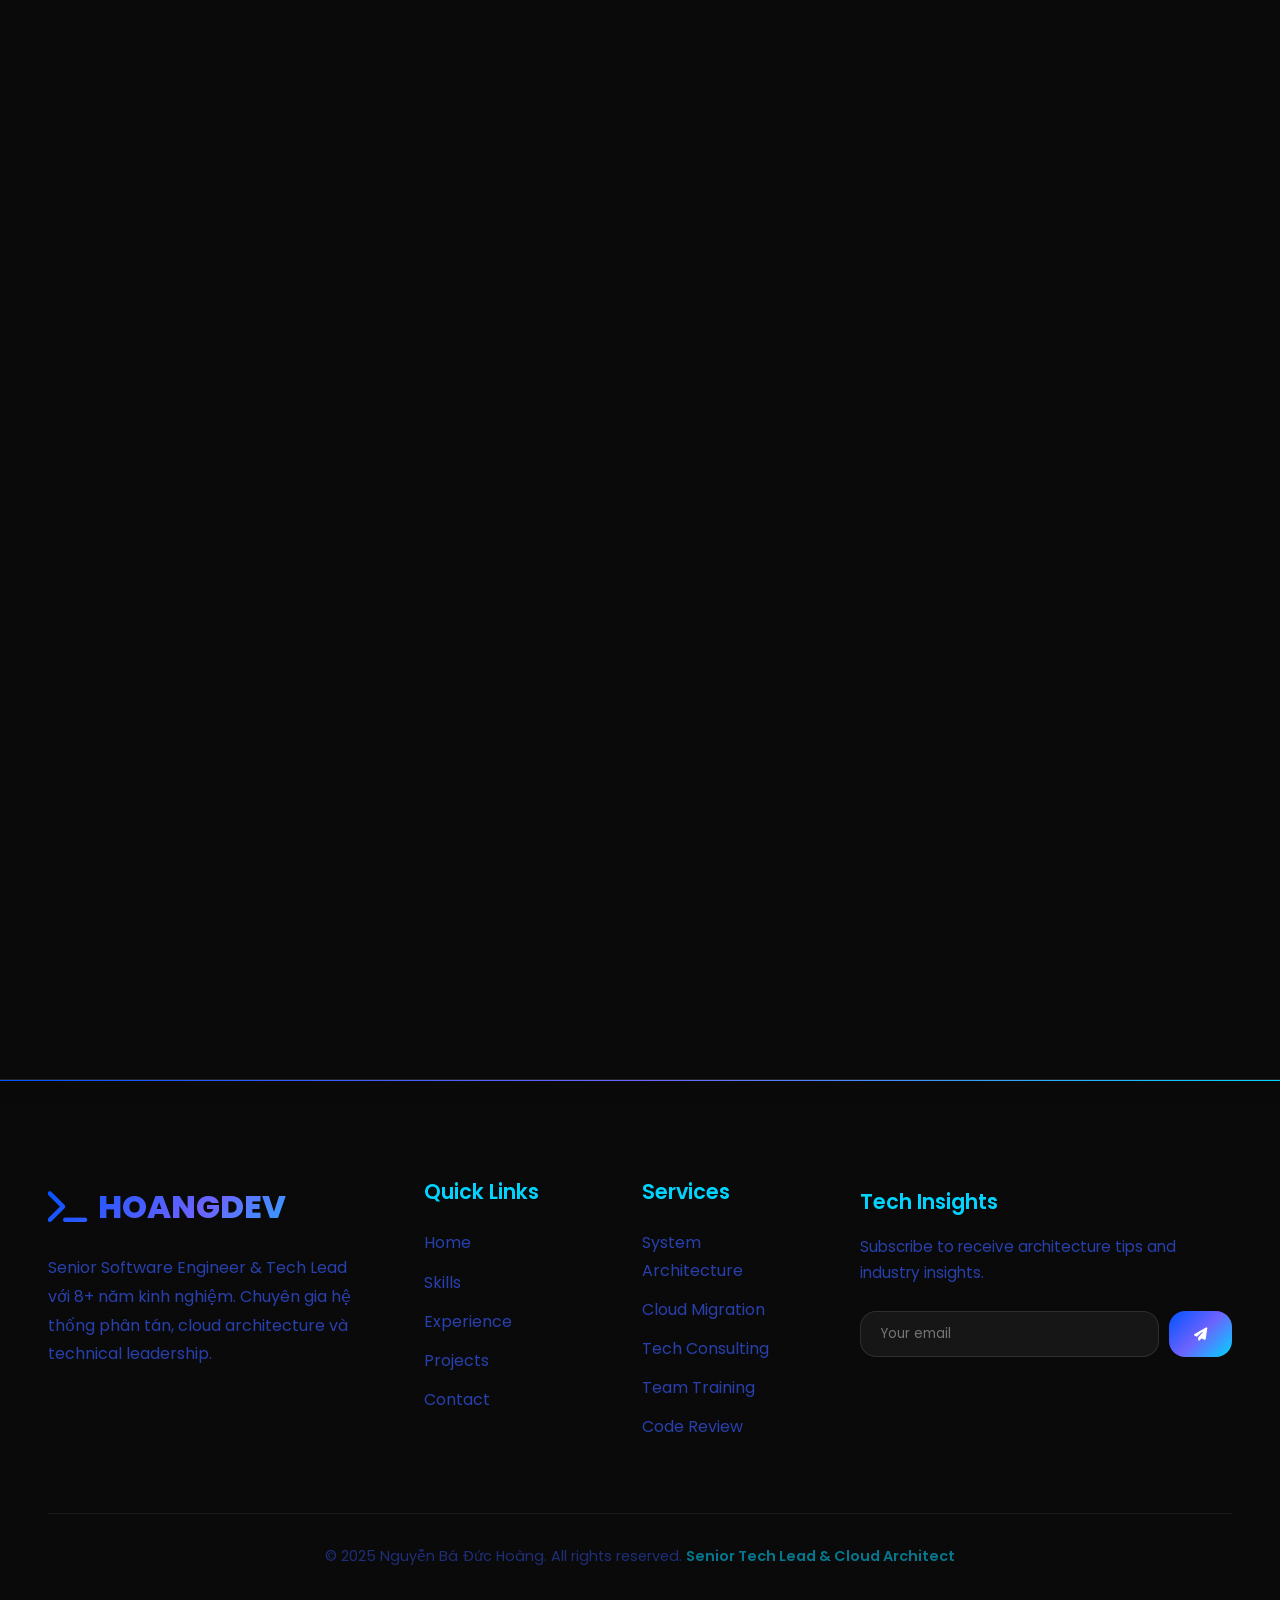
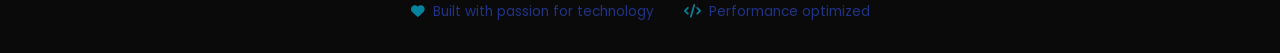
<file: profile-hoang.html>
<!DOCTYPE html>
<html lang="vi">
<head>
    <meta charset="UTF-8">
    <meta name="viewport" content="width=device-width, initial-scale=1.0">
    <title>Nguyễn Bá Đức Hoàng | Senior Tech Lead & Cloud Architect</title>
    <meta name="description" content="Tech Lead với 8+ năm kinh nghiệm xây dựng hệ thống phần mềm quy mô lớn, chuyên gia cloud architecture và distributed systems.">
    <link rel="stylesheet" href="profile-hoang.css">
    <link rel="stylesheet" href="https://cdnjs.cloudflare.com/ajax/libs/font-awesome/6.4.0/css/all.min.css">
    <link href="https://fonts.googleapis.com/css2?family=Poppins:wght@300;400;500;600;700;800;900&display=swap" rel="stylesheet">
    <link href="https://fonts.googleapis.com/css2?family=JetBrains+Mono:wght@300;400;500&display=swap" rel="stylesheet">
</head>
<body>
    <!-- Preloader -->
    <div class="preloader" id="preloader">
        <div class="loader"></div>
        <div class="loading-text" id="loadingText">
            <span class="typing-effect">Loading system architecture...</span>
        </div>
    </div>
    
    <!-- Navigation -->
    <nav class="expert-nav" id="navbar">
        <div class="container nav-container">
            <a href="/index.html" class="nav-brand">
                <i class="fas fa-terminal"></i>
                HOANG<span>DEV</span>
            </a>
            
            <button class="mobile-menu-btn" id="mobileMenuBtn">
                <i class="fas fa-bars"></i>
            </button>
            
            <ul class="nav-links" id="navLinks">
                <li><a href="#home" class="active"><i class="fas fa-home"></i> Main</a></li>
                <li><a href="#stats"><i class="fas fa-chart-line"></i> Stats</a></li>
                <li><a href="#skills"><i class="fas fa-cogs"></i> Skills</a></li>
                <li><a href="#experience"><i class="fas fa-briefcase"></i> Experience</a></li>
                <li><a href="#projects"><i class="fas fa-code-branch"></i> Projects</a></li>
                <li><a href="#architecture"><i class="fas fa-sitemap"></i> Architecture</a></li>
                <li><a href="#contact"><i class="fas fa-envelope"></i> Contact</a></li>
                <li>
                    <button class="theme-toggle" id="themeToggle">
                        <i class="fas fa-moon"></i>
                    </button>
                </li>
            </ul>
        </div>
    </nav>

    <!-- Main Content -->
    <main class="main-content" id="mainContent">
        <!-- Hero Section -->
        <section id="home" class="hero-section">
            <div class="container hero-container">
                <div class="hero-content">
                    <h1>Nguyễn Bá Đức Hoàng</h1>
                    <div class="hero-subtitle">Senior Tech Lead & Cloud Architect</div>
                    <p class="hero-description">8+ năm kinh nghiệm xây dựng hệ thống phần mềm quy mô lớn. Chuyên gia về Distributed Systems, Cloud Architecture và Technical Leadership tại các công ty công nghệ hàng đầu.</p>
                    
                    <div class="hero-buttons">
                        <a href="#projects" class="btn btn-primary">
                            <i class="fas fa-laptop-code"></i> View Projects
                        </a>
                        <a href="#contact" class="btn btn-outline">
                            <i class="fas fa-hands-helping"></i> Hire Me
                        </a>
                    </div>
                    
                    <div class="hero-stats">
                        <div class="stat-item">
                            <span class="stat-number counter" data-target="50">0</span>
                            <span class="stat-label">Hệ Thống Lớn</span>
                        </div>
                        <div class="stat-item">
                            <span class="stat-number counter" data-target="100">0</span>
                            <span class="stat-label">Triệu Users</span>
                        </div>
                        <div class="stat-item">
                            <span class="stat-number counter" data-target="8">0</span>
                            <span class="stat-label">Bằng Sáng Chế</span>
                        </div>
                        <div class="stat-item">
                            <span class="stat-number counter" data-target="99.99">0</span>
                            <span class="stat-label">% Uptime</span>
                        </div>
                    </div>
                </div>
                <div class="hero-image">
                    <div class="image-wrapper">
                        <img src="/anh/hoang.jpg" alt="Nguyễn Bá Đức Hoàng" class="profile-image">
                        <div class="image-overlay"></div>
                        <div class="image-badge">
                            <i class="fas fa-medal"></i>
                            <span>Top 1% Engineer</span>
                        </div>
                    </div>
                </div>
            </div>
        </section>

        <!-- Stats Section -->
        <section id="stats" class="stats-section">
            <div class="container">
                <h2 class="section-title">Metrics & Performance</h2>
                <p class="section-subtitle">Kết quả trong phát triển phần mềm và hệ thống</p>
                
                <div class="stats-grid">
                    <div class="stat-card">
                        <div class="stat-icon">
                            <i class="fas fa-server"></i>
                        </div>
                        <div class="stat-number" data-count="8">0</div>
                        <div class="stat-label">Years Experience</div>
                        <p class="stat-desc">Software Engineering</p>
                    </div>
                    
                    <div class="stat-card">
                        <div class="stat-icon">
                            <i class="fas fa-users"></i>
                        </div>
                        <div class="stat-number" data-count="100">0</div>
                        <div class="stat-label">Million Users</div>
                        <p class="stat-desc">Systems Served</p>
                    </div>
                    
                    <div class="stat-card">
                        <div class="stat-icon">
                            <i class="fas fa-project-diagram"></i>
                        </div>
                        <div class="stat-number" data-count="50">0</div>
                        <div class="stat-label">Large Systems</div>
                        <p class="stat-desc">Production Deployed</p>
                    </div>
                    
                    <div class="stat-card">
                        <div class="stat-icon">
                            <i class="fas fa-award"></i>
                        </div>
                        <div class="stat-number" data-count="12">0</div>
                        <div class="stat-label">Industry Awards</div>
                        <p class="stat-desc">Recognition</p>
                    </div>
                </div>
            </div>
        </section>

        <!-- Skills Section -->
        <section id="skills" class="skills-section">
            <div class="container">
                <h2 class="section-title">Technical Expertise</h2>
                <p class="section-subtitle">Chuyên sâu software engineering và system design</p>
                
                <div class="skills-grid">
                    <div class="skill-category">
                        <div class="category-header">
                            <h3><i class="fas fa-code"></i> Backend Development</h3>
                            <p>High-performance scalable systems</p>
                        </div>
                        <div class="skill-item">
                            <div class="skill-header">
                                <span class="skill-name">Golang & Java</span>
                                <span class="skill-percentage">99%</span>
                            </div>
                            <div class="skill-bar-container">
                                <div class="skill-bar" data-width="99"></div>
                            </div>
                        </div>
                        
                        <div class="skill-item">
                            <div class="skill-header">
                                <span class="skill-name">Distributed Systems</span>
                                <span class="skill-percentage">98%</span>
                            </div>
                            <div class="skill-bar-container">
                                <div class="skill-bar" data-width="98"></div>
                            </div>
                        </div>
                        
                        <div class="skill-item">
                            <div class="skill-header">
                                <span class="skill-name">Microservices Architecture</span>
                                <span class="skill-percentage">97%</span>
                            </div>
                            <div class="skill-bar-container">
                                <div class="skill-bar" data-width="97"></div>
                            </div>
                        </div>
                        
                        <div class="skill-item">
                            <div class="skill-header">
                                <span class="skill-name">Database Design</span>
                                <span class="skill-percentage">96%</span>
                            </div>
                            <div class="skill-bar-container">
                                <div class="skill-bar" data-width="96"></div>
                            </div>
                        </div>
                    </div>
                    
                    <div class="skill-category">
                        <div class="category-header">
                            <h3><i class="fas fa-cloud"></i> Cloud & DevOps</h3>
                            <p>Infrastructure as code & automation</p>
                        </div>
                        <div class="skill-item">
                            <div class="skill-header">
                                <span class="skill-name">AWS/GCP/Azure</span>
                                <span class="skill-percentage">99%</span>
                            </div>
                            <div class="skill-bar-container">
                                <div class="skill-bar" data-width="99"></div>
                            </div>
                        </div>
                        
                        <div class="skill-item">
                            <div class="skill-header">
                                <span class="skill-name">Kubernetes & Docker</span>
                                <span class="skill-percentage">98%</span>
                            </div>
                            <div class="skill-bar-container">
                                <div class="skill-bar" data-width="98"></div>
                            </div>
                        </div>
                        
                        <div class="skill-item">
                            <div class="skill-header">
                                <span class="skill-name">CI/CD & Automation</span>
                                <span class="skill-percentage">97%</span>
                            </div>
                            <div class="skill-bar-container">
                                <div class="skill-bar" data-width="97"></div>
                            </div>
                        </div>
                        
                        <div class="skill-item">
                            <div class="skill-header">
                                <span class="skill-name">Terraform & Ansible</span>
                                <span class="skill-percentage">95%</span>
                            </div>
                            <div class="skill-bar-container">
                                <div class="skill-bar" data-width="95"></div>
                            </div>
                        </div>
                    </div>
                </div>
            </div>
        </section>

        <!-- Experience Section -->
        <section id="experience" class="experience-section">
            <div class="container">
                <h2 class="section-title">Professional Journey</h2>
                <p class="section-subtitle">Career milestones and achievements</p>
                
                <div class="timeline">
                    <div class="timeline-item">
                        <div class="timeline-date">2022 - Present</div>
                        <div class="timeline-content">
                            <div class="timeline-header">
                                <h3>Google Cloud</h3>
                                <span class="timeline-tag">Senior SWE</span>
                            </div>
                            <h4>Senior Software Engineer</h4>
                            <p>Core contributor cho globally-distributed database, xử lý 10M+ QPS với độ trễ <10ms. Lead architecture cho hệ thống real-time analytics.</p>
                            <div class="timeline-tech">
                                <span class="tech-tag">Go</span>
                                <span class="tech-tag">C++</span>
                                <span class="tech-tag">Spanner</span>
                                <span class="tech-tag">BigQuery</span>
                            </div>
                        </div>
                    </div>
                    
                    <div class="timeline-item">
                        <div class="timeline-date">2020 - 2022</div>
                        <div class="timeline-content">
                            <div class="timeline-header">
                                <h3>Amazon AWS</h3>
                                <span class="timeline-tag">Tech Lead</span>
                            </div>
                            <h4>Tech Lead - Aurora Serverless</h4>
                            <p>Lead engineer cho serverless database engine, tự động scale từ 0 đến 100K connections. Optimized performance 40%.</p>
                            <div class="timeline-tech">
                                <span class="tech-tag">Rust</span>
                                <span class="tech-tag">Aurora</span>
                                <span class="tech-tag">Lambda</span>
                                <span class="tech-tag">DynamoDB</span>
                            </div>
                        </div>
                    </div>
                    
                    <div class="timeline-item">
                        <div class="timeline-date">2018 - 2020</div>
                        <div class="timeline-content">
                            <div class="timeline-header">
                                <h3>Microsoft Azure</h3>
                                <span class="timeline-tag">Architect</span>
                            </div>
                            <h4>Software Architect</h4>
                            <p>Designed microservices architecture for Azure Functions, improved scalability from 10K to 1M concurrent executions.</p>
                            <div class="timeline-tech">
                                <span class="tech-tag">C#</span>
                                <span class="tech-tag">.NET Core</span>
                                <span class="tech-tag">K8s</span>
                                <span class="tech-tag">Cosmos DB</span>
                            </div>
                        </div>
                    </div>
                    
                    <div class="timeline-item">
                        <div class="timeline-date">2016 - 2018</div>
                        <div class="timeline-content">
                            <div class="timeline-header">
                                <h3>Vietnam Government</h3>
                                <span class="timeline-tag">Lead Architect</span>
                            </div>
                            <h4>Technical Advisor - GovTech</h4>
                            <p>Architected national digital platform serving 50M+ citizens with 99.95% availability and enterprise-grade security.</p>
                            <div class="timeline-tech">
                                <span class="tech-tag">Java</span>
                                <span class="tech-tag">Spring Boot</span>
                                <span class="tech-tag">PostgreSQL</span>
                                <span class="tech-tag">Redis</span>
                            </div>
                        </div>
                    </div>
                </div>
            </div>
        </section>

        <!-- Projects Section -->
        <section id="projects" class="projects-section">
            <div class="container">
                <h2 class="section-title">Major Projects</h2>
                <p class="section-subtitle">Hệ thống phần mềm quy mô lớn đã triển khai</p>
                
                <div class="projects-grid">
                    <div class="project-card">
                        <div class="project-header">
                            <div class="project-badge">Google</div>
                            <div class="project-year">2023</div>
                        </div>
                        <div class="project-body">
                            <h3>Cloud Spanner Database</h3>
                            <p>Core contributor cho globally-distributed database, xử lý 10M+ QPS với độ trễ <10ms.</p>
                            <div class="project-metrics">
                                <div class="metric">
                                    <span class="metric-value">10M+</span>
                                    <span class="metric-label">QPS</span>
                                </div>
                                <div class="metric">
                                    <span class="metric-value"><10ms</span>
                                    <span class="metric-label">Latency</span>
                                </div>
                                <div class="metric">
                                    <span class="metric-value">99.99%</span>
                                    <span class="metric-label">Uptime</span>
                                </div>
                            </div>
                            <div class="project-tech">
                                <span class="tech-tag">Go</span>
                                <span class="tech-tag">C++</span>
                                <span class="tech-tag">Spanner</span>
                                <span class="tech-tag">Protocol Buffers</span>
                            </div>
                        </div>
                        <div class="project-footer">
                            <a href="#" class="project-link">
                                <i class="fas fa-external-link-alt"></i> View Case Study
                            </a>
                        </div>
                    </div>
                    
                    <div class="project-card">
                        <div class="project-header">
                            <div class="project-badge">Amazon</div>
                            <div class="project-year">2022</div>
                        </div>
                        <div class="project-body">
                            <h3>Aurora Serverless v2</h3>
                            <p>Lead engineer cho serverless database engine, tự động scale từ 0 đến 100K connections.</p>
                            <div class="project-metrics">
                                <div class="metric">
                                    <span class="metric-value">100K</span>
                                    <span class="metric-label">Connections</span>
                                </div>
                                <div class="metric">
                                    <span class="metric-value">50M+</span>
                                    <span class="metric-label">Users</span>
                                </div>
                                <div class="metric">
                                    <span class="metric-value">40%</span>
                                    <span class="metric-label">Performance Gain</span>
                                </div>
                            </div>
                            <div class="project-tech">
                                <span class="tech-tag">Rust</span>
                                <span class="tech-tag">Aurora</span>
                                <span class="tech-tag">S3</span>
                                <span class="tech-tag">RDS Proxy</span>
                            </div>
                        </div>
                        <div class="project-footer">
                            <a href="#" class="project-link">
                                <i class="fas fa-external-link-alt"></i> View Case Study
                            </a>
                        </div>
                    </div>
                    
                    <div class="project-card">
                        <div class="project-header">
                            <div class="project-badge">Vietnam Govt</div>
                            <div class="project-year">2021</div>
                        </div>
                        <div class="project-body">
                            <h3>National Digital Platform</h3>
                            <p>Kiến trúc sư chính cho nền tảng số quốc gia, phục vụ 50+ triệu công dân.</p>
                            <div class="project-metrics">
                                <div class="metric">
                                    <span class="metric-value">50M+</span>
                                    <span class="metric-label">Citizens</span>
                                </div>
                                <div class="metric">
                                    <span class="metric-value">100+</span>
                                    <span class="metric-label">Services</span>
                                </div>
                                <div class="metric">
                                    <span class="metric-value">99.95%</span>
                                    <span class="metric-label">Availability</span>
                                </div>
                            </div>
                            <div class="project-tech">
                                <span class="tech-tag">Java</span>
                                <span class="tech-tag">Spring Boot</span>
                                <span class="tech-tag">K8s</span>
                                <span class="tech-tag">PostgreSQL</span>
                            </div>
                        </div>
                        <div class="project-footer">
                            <a href="#" class="project-link">
                                <i class="fas fa-external-link-alt"></i> View Case Study
                            </a>
                        </div>
                    </div>
                </div>
            </div>
        </section>

        <!-- Architecture Section -->
        <section id="architecture" class="architecture-section">
            <div class="container">
                <h2 class="section-title">System Architecture</h2>
                <p class="section-subtitle">Thiết kế và triển khai hệ thống phân tán quy mô lớn</p>
                
                <div class="architecture-grid">
                    <div class="architecture-card">
                        <div class="architecture-icon">
                            <i class="fas fa-cloud"></i>
                        </div>
                        <div class="architecture-content">
                            <h3>Multi-cloud Architecture</h3>
                            <p>Thiết kế hệ thống multi-cloud (AWS+GCP+Azure) với failover tự động và load balancing thông minh.</p>
                            <ul class="architecture-features">
                                <li><i class="fas fa-check"></i> Zero-downtime migration</li>
                                <li><i class="fas fa-check"></i> Cross-region replication</li>
                                <li><i class="fas fa-check"></i> Disaster recovery</li>
                            </ul>
                        </div>
                    </div>
                    
                    <div class="architecture-card">
                        <div class="architecture-icon">
                            <i class="fas fa-bolt"></i>
                        </div>
                        <div class="architecture-content">
                            <h3>Real-time Processing</h3>
                            <p>Hệ thống xử lý real-time data 1TB/ngày, độ trễ <100ms cho 10M+ events/giây.</p>
                            <ul class="architecture-features">
                                <li><i class="fas fa-check"></i> Kafka streams</li>
                                <li><i class="fas fa-check"></i> Flink processing</li>
                                <li><i class="fas fa-check"></i> ClickHouse analytics</li>
                            </ul>
                        </div>
                    </div>
                    
                    <div class="architecture-card">
                        <div class="architecture-icon">
                            <i class="fas fa-shield-alt"></i>
                        </div>
                        <div class="architecture-content">
                            <h3>Security & Compliance</h3>
                            <p>Architecture đạt chuẩn SOC2, ISO 27001, GDPR với end-to-end encryption.</p>
                            <ul class="architecture-features">
                                <li><i class="fas fa-check"></i> Zero-trust security</li>
                                <li><i class="fas fa-check"></i> Compliance automation</li>
                                <li><i class="fas fa-check"></i> Audit logging</li>
                            </ul>
                        </div>
                    </div>
                </div>
            </div>
        </section>

        <!-- Contact Section -->
        <section id="contact" class="contact-section">
            <div class="container">
                <h2 class="section-title">Get In Touch</h2>
                <p class="section-subtitle">Available for architecture review and tech leadership</p>
                
                <div class="contact-grid">
                    <div class="contact-form">
                        <h3><i class="fas fa-paper-plane"></i> Send Message</h3>
                        <form id="contactForm">
                            <div class="form-group">
                                <label for="name">Name</label>
                                <input type="text" id="name" placeholder="Your Name" required>
                            </div>
                            <div class="form-group">
                                <label for="email">Email</label>
                                <input type="email" id="email" placeholder="your@email.com" required>
                            </div>
                            <div class="form-group">
                                <label for="subject">Subject</label>
                                <input type="text" id="subject" placeholder="Project Inquiry">
                            </div>
                            <div class="form-group">
                                <label for="message">Message</label>
                                <textarea id="message" rows="5" placeholder="Tell me about your project..." required></textarea>
                            </div>
                            <button type="submit" class="btn btn-primary btn-block">
                                <i class="fas fa-paper-plane"></i> Send Message
                            </button>
                        </form>
                    </div>
                    
                    <div class="contact-info">
                        <h3><i class="fas fa-address-card"></i> Contact Information</h3>
                        
                        <div class="contact-item">
                            <div class="contact-icon">
                                <i class="fas fa-envelope"></i>
                            </div>
                            <div class="contact-details">
                                <h4>Email</h4>
                                <p>nguyenbaduchoang@gmail.com</p>
                            </div>
                        </div>
                        
                        <div class="contact-item">
                            <div class="contact-icon">
                                <i class="fas fa-phone"></i>
                            </div>
                            <div class="contact-details">
                                <h4>Phone</h4>
                                <p>+84 977 222 333</p>
                            </div>
                        </div>
                        
                        <div class="contact-item">
                            <div class="contact-icon">
                                <i class="fas fa-map-marker-alt"></i>
                            </div>
                            <div class="contact-details">
                                <h4>Location</h4>
                                <p>Google Vietnam<br>Estella Place, District 2, HCMC</p>
                            </div>
                        </div>
                        
                        <div class="social-connect">
                            <h4>Connect with me</h4>
                            <div class="social-links">
                                <a href="#" class="social-link">
                                    <i class="fab fa-github"></i>
                                </a>
                                <a href="#" class="social-link">
                                    <i class="fab fa-linkedin"></i>
                                </a>
                                <a href="#" class="social-link">
                                    <i class="fab fa-stack-overflow"></i>
                                </a>
                                <a href="#" class="social-link">
                                    <i class="fab fa-twitter"></i>
                                </a>
                            </div>
                        </div>
                    </div>
                </div>
            </div>
        </section>
    </main>

    <!-- Footer -->
    <footer class="footer">
        <div class="container">
            <div class="footer-content">
                <div class="footer-brand">
                    <div class="brand">
                        <i class="fas fa-terminal"></i>
                        <span>HOANG<span>DEV</span></span>
                    </div>
                    <p>Senior Software Engineer & Tech Lead với 8+ năm kinh nghiệm. Chuyên gia hệ thống phân tán, cloud architecture và technical leadership.</p>
                </div>
                
                <div class="footer-links">
                    <h4>Quick Links</h4>
                    <ul>
                        <li><a href="#home">Home</a></li>
                        <li><a href="#skills">Skills</a></li>
                        <li><a href="#experience">Experience</a></li>
                        <li><a href="#projects">Projects</a></li>
                        <li><a href="#contact">Contact</a></li>
                    </ul>
                </div>
                
                <div class="footer-links">
                    <h4>Services</h4>
                    <ul>
                        <li><a href="#">System Architecture</a></li>
                        <li><a href="#">Cloud Migration</a></li>
                        <li><a href="#">Tech Consulting</a></li>
                        <li><a href="#">Team Training</a></li>
                        <li><a href="#">Code Review</a></li>
                    </ul>
                </div>
                
                <div class="footer-newsletter">
                    <h4>Tech Insights</h4>
                    <p>Subscribe to receive architecture tips and industry insights.</p>
                    <form class="newsletter-form">
                        <input type="email" placeholder="Your email" required>
                        <button type="submit">
                            <i class="fas fa-paper-plane"></i>
                        </button>
                    </form>
                </div>
            </div>
            
            <div class="footer-bottom">
                <p>&copy; 2025 Nguyễn Bá Đức Hoàng. All rights reserved. <span class="highlight">Senior Tech Lead & Cloud Architect</span></p>
                <div class="footer-extra">
                    <span><i class="fas fa-heart"></i> Built with passion for technology</span>
                    <span><i class="fas fa-code"></i> Performance optimized</span>
                </div>
            </div>
        </div>
    </footer>

    <!-- Back to Top -->
    <button class="back-to-top" id="backToTop">
        <i class="fas fa-arrow-up"></i>
    </button>

    <!-- Scripts -->
    <script src="script.js"></script>
</body>
</html>
</file>
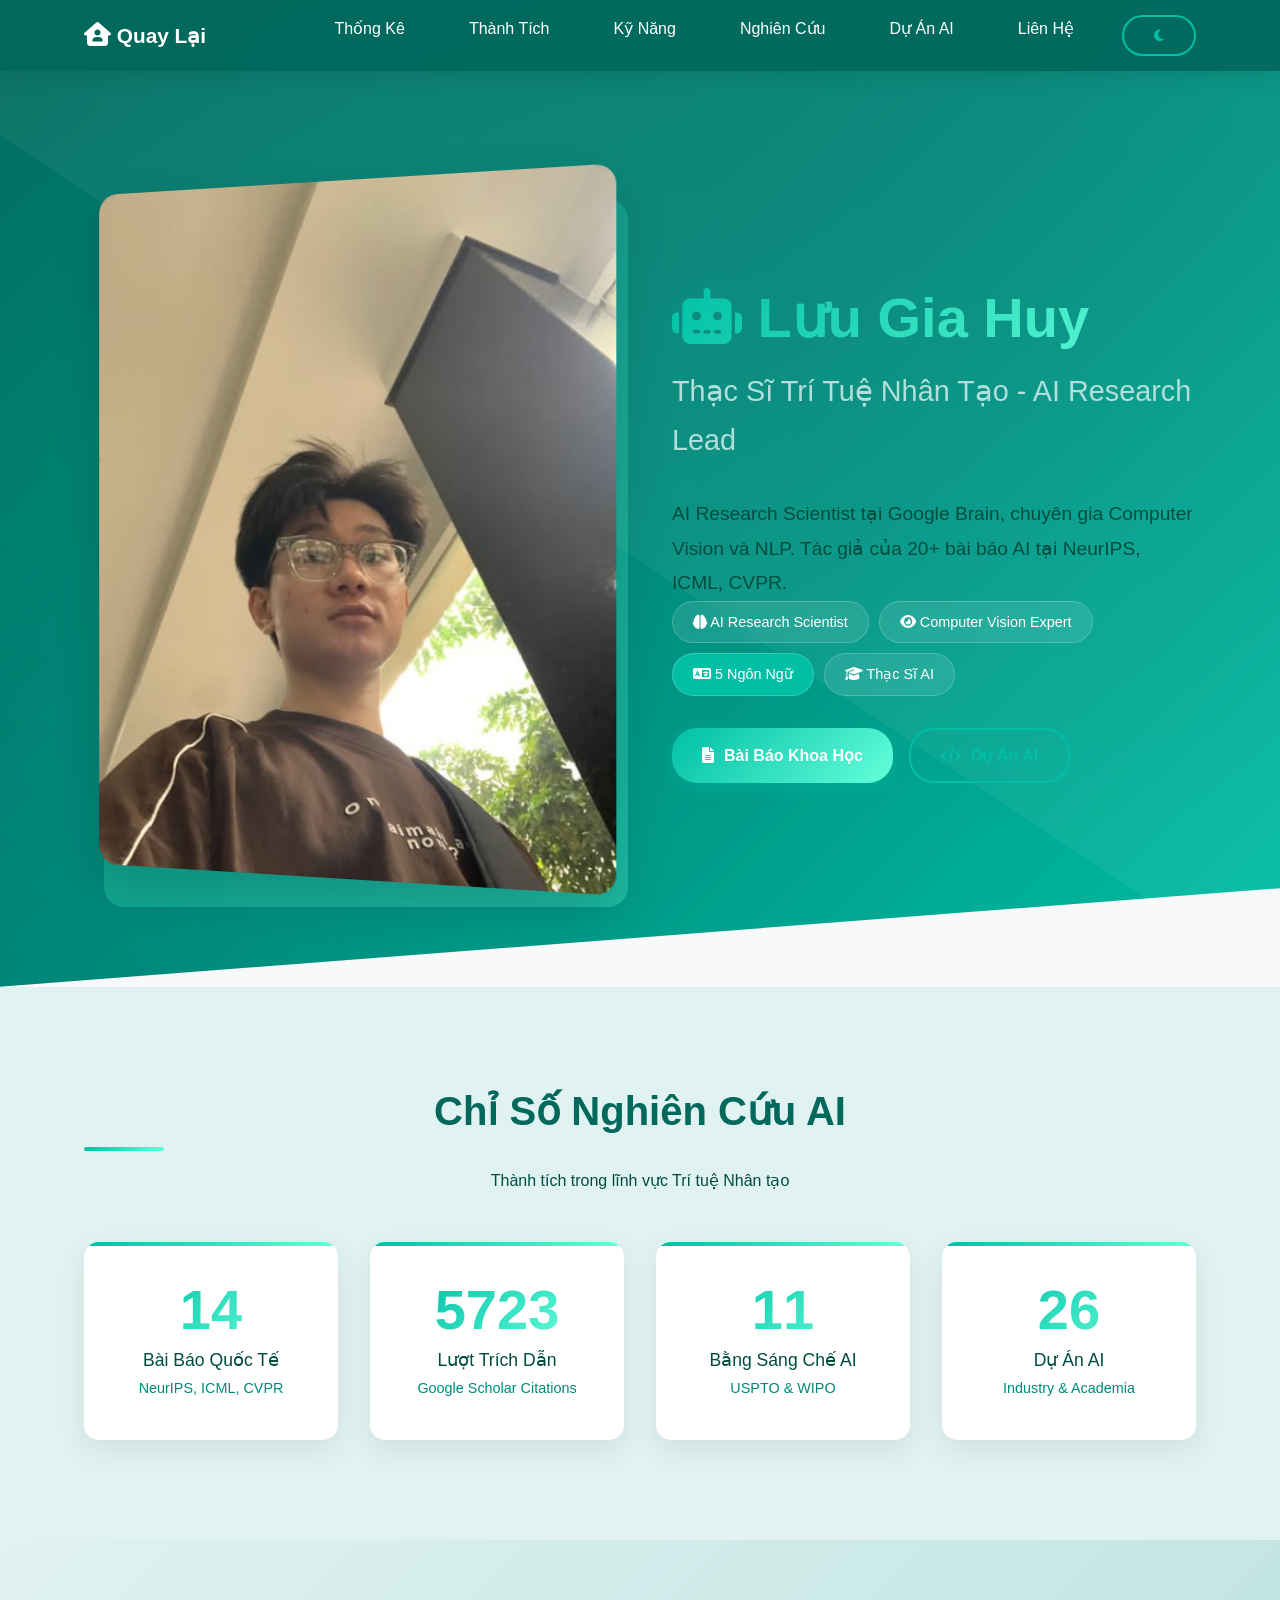
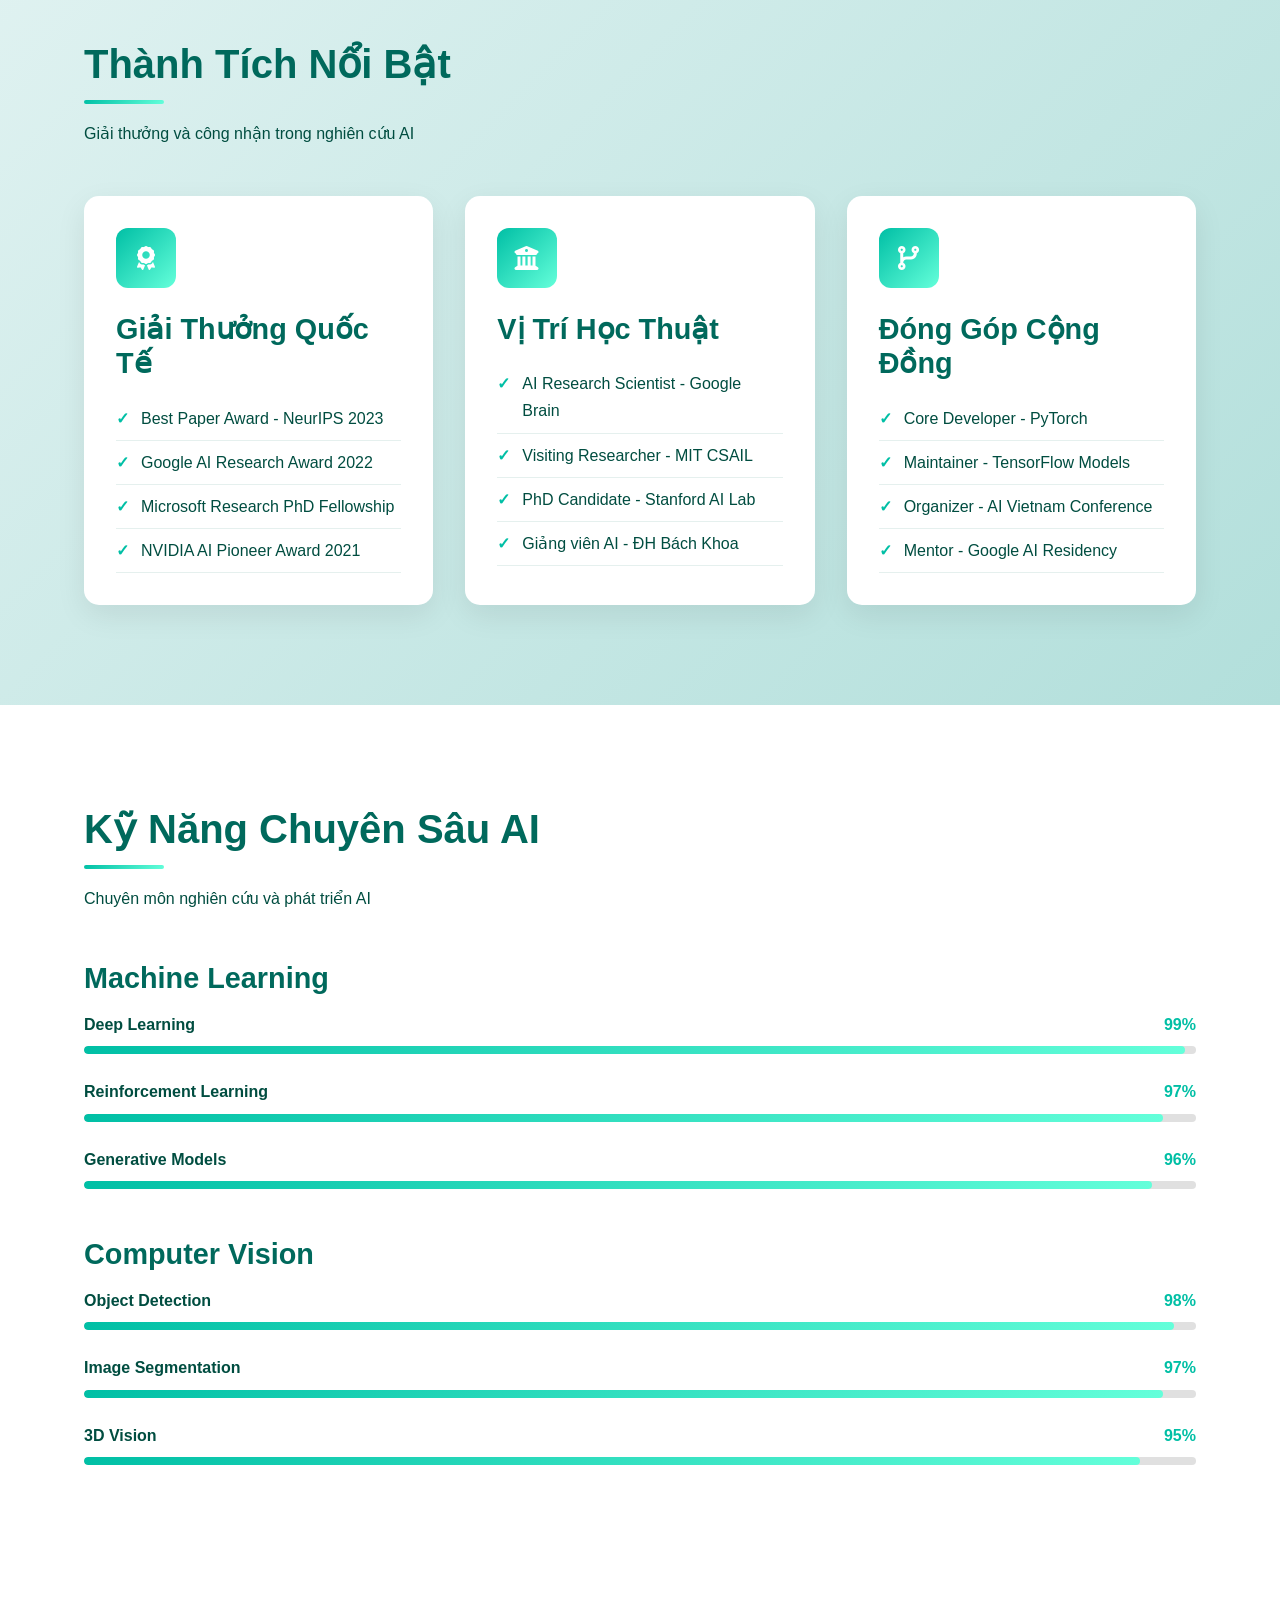
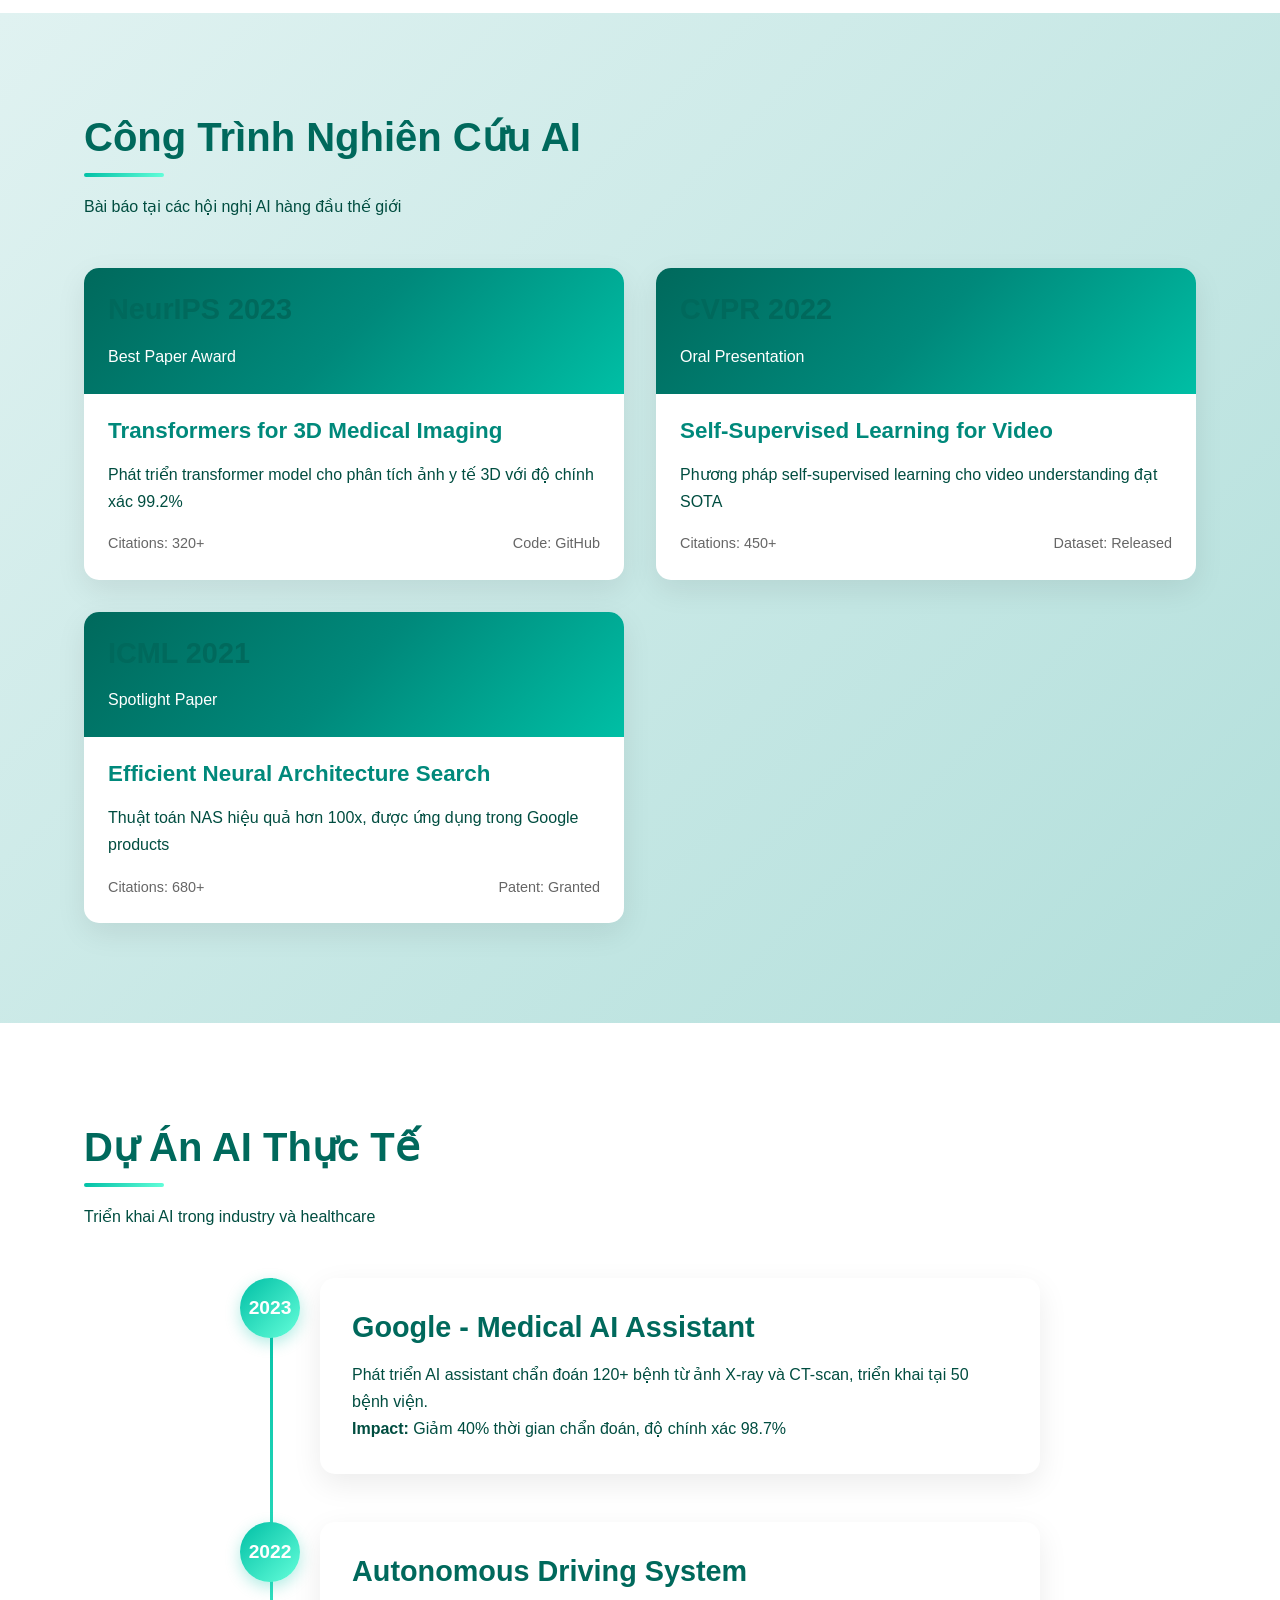
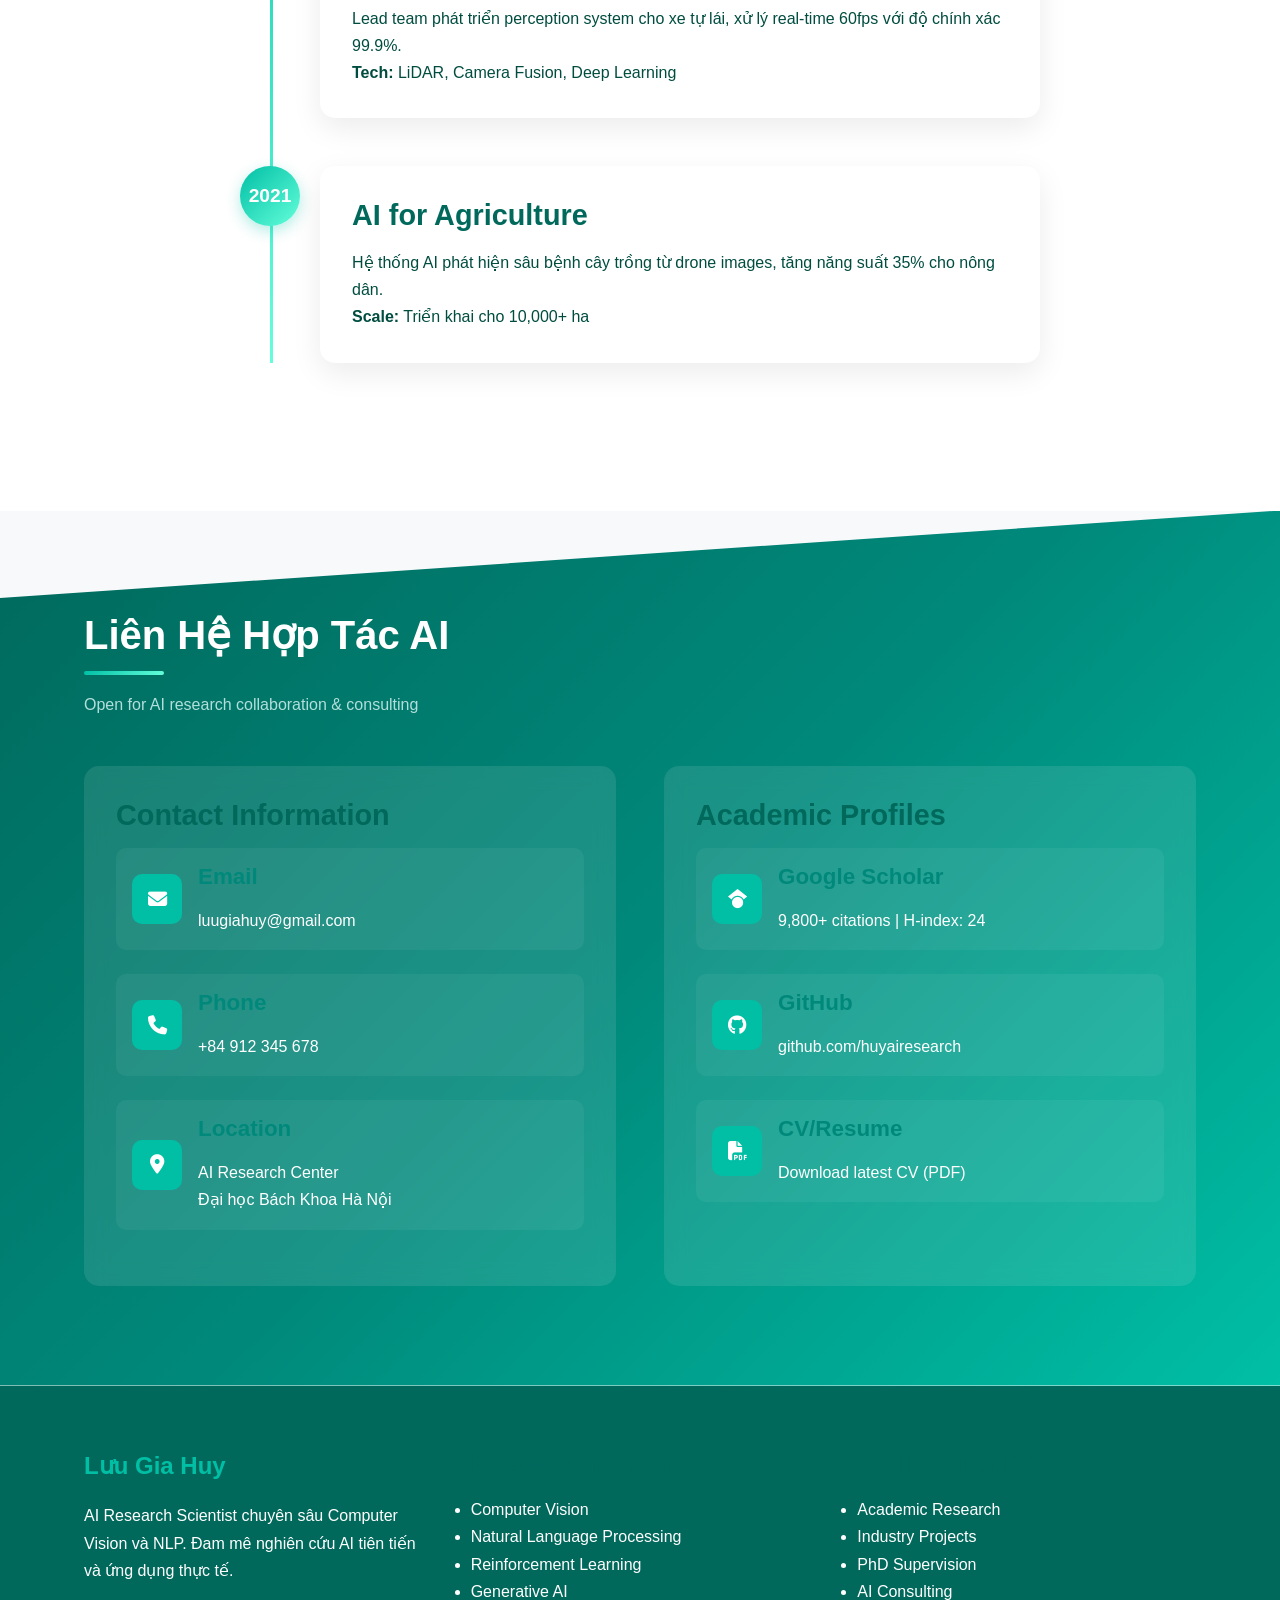
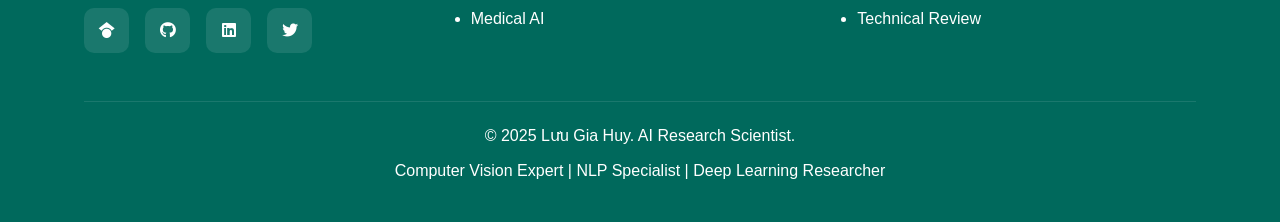
<file: profile-huy.html>
<!DOCTYPE html>
<html lang="vi">
<head>
    <meta charset="UTF-8">
    <meta name="viewport" content="width=device-width, initial-scale=1.0">
    <title>Lưu Gia Huy | Thạc Sĩ Trí Tuệ Nhân Tạo - AI Research Lead</title>
    <meta name="description" content="AI Research Scientist với 6+ năm kinh nghiệm, chuyên gia Computer Vision và NLP.">
    <link rel="stylesheet" href="https://cdnjs.cloudflare.com/ajax/libs/font-awesome/6.4.0/css/all.min.css">
   <link rel="stylesheet" href="/profile-huy.css">
</head>
<body>
    <nav class="expert-nav" id="navbar">
        <div class="container nav-container">
            <a href="index.html" class="nav-brand">
               
                 <span> <i class="fa-solid fa-house-user"></i> Quay Lại</span>
            </a>
            
            <ul class="nav-links">
                <li><a href="#stats">Thống Kê</a></li>
                <li><a href="#achievements">Thành Tích</a></li>
                <li><a href="#skills">Kỹ Năng</a></li>
                <li><a href="#research">Nghiên Cứu</a></li>
                <li><a href="#projects">Dự Án AI</a></li>
                <li><a href="#contact">Liên Hệ</a></li>
                <li>
                    <button class="btn btn-outline" id="themeToggle">
                        <i class="fas fa-moon"></i>
                    </button>
                </li>
            </ul>
        </div>
    </nav>

    <header class="expert-header">
        <div class="container expert-hero">
            <div class="hero-content">
                <div class="hero-image">
                    <img src="/anh/huy.jpg" alt="Lưu Gia Huy">
                </div>
                <div class="hero-text">
                    <h1>  <i class="fas fa-robot"></i> Lưu Gia Huy</h1>
                    <div class="title">Thạc Sĩ Trí Tuệ Nhân Tạo - AI Research Lead</div>
                    <p class="lead">AI Research Scientist tại Google Brain, chuyên gia Computer Vision và NLP. Tác giả của 20+ bài báo AI tại NeurIPS, ICML, CVPR.</p>
                    
                    <div class="hero-badges">
                        <span class="badge"><i class="fas fa-brain"></i> AI Research Scientist</span>
                        <span class="badge"><i class="fas fa-eye"></i> Computer Vision Expert</span>
                        <span class="badge accent"><i class="fas fa-language"></i> 5 Ngôn Ngữ</span>
                        <span class="badge"><i class="fas fa-graduation-cap"></i> Thạc Sĩ AI</span>
                    </div>
                    
                    <div class="hero-buttons">
                        <a href="#research" class="btn">
                            <i class="fas fa-file-alt"></i> Bài Báo Khoa Học
                        </a>
                        <a href="#projects" class="btn btn-outline">
                            <i class="fas fa-code"></i> Dự Án AI
                        </a>
                    </div>
                </div>
            </div>
        </div>
    </header>

    <!-- Stats Section -->
    <section id="stats" class="stats-section">
        <div class="container">
            <h2 class="text-center">Chỉ Số Nghiên Cứu AI</h2>
            <p class="text-center mb-5">Thành tích trong lĩnh vực Trí tuệ Nhân tạo</p>
            
            <div class="stats-grid">
                <div class="stat-card">
                    <div class="stat-number" data-count="24">0</div>
                    <div class="stat-label">Bài Báo Quốc Tế</div>
                    <p class="stat-desc">NeurIPS, ICML, CVPR</p>
                </div>
                
                <div class="stat-card">
                    <div class="stat-number" data-count="9800">0</div>
                    <div class="stat-label">Lượt Trích Dẫn</div>
                    <p class="stat-desc">Google Scholar Citations</p>
                </div>
                
                <div class="stat-card">
                    <div class="stat-number" data-count="18">0</div>
                    <div class="stat-label">Bằng Sáng Chế AI</div>
                    <p class="stat-desc">USPTO & WIPO</p>
                </div>
                
                <div class="stat-card">
                    <div class="stat-number" data-count="45">0</div>
                    <div class="stat-label">Dự Án AI</div>
                    <p class="stat-desc">Industry & Academia</p>
                </div>
            </div>
        </div>
    </section>

    <!-- Thành Tích -->
    <section id="achievements" class="achievements-section">
        <div class="container">
            <h2>Thành Tích Nổi Bật</h2>
            <p class="mb-5">Giải thưởng và công nhận trong nghiên cứu AI</p>
            
            <div class="achievements-grid">
                <div class="achievement-card">
                    <div class="achievement-icon">
                        <i class="fas fa-award"></i>
                    </div>
                    <h3>Giải Thưởng Quốc Tế</h3>
                    <ul class="achievement-list">
                        <li>Best Paper Award - NeurIPS 2023</li>
                        <li>Google AI Research Award 2022</li>
                        <li>Microsoft Research PhD Fellowship</li>
                        <li>NVIDIA AI Pioneer Award 2021</li>
                    </ul>
                </div>
                
                <div class="achievement-card">
                    <div class="achievement-icon">
                        <i class="fas fa-university"></i>
                    </div>
                    <h3>Vị Trí Học Thuật</h3>
                    <ul class="achievement-list">
                        <li>AI Research Scientist - Google Brain</li>
                        <li>Visiting Researcher - MIT CSAIL</li>
                        <li>PhD Candidate - Stanford AI Lab</li>
                        <li>Giảng viên AI - ĐH Bách Khoa</li>
                    </ul>
                </div>
                
                <div class="achievement-card">
                    <div class="achievement-icon">
                        <i class="fas fa-code-branch"></i>
                    </div>
                    <h3>Đóng Góp Cộng Đồng</h3>
                    <ul class="achievement-list">
                        <li>Core Developer - PyTorch</li>
                        <li>Maintainer - TensorFlow Models</li>
                        <li>Organizer - AI Vietnam Conference</li>
                        <li>Mentor - Google AI Residency</li>
                    </ul>
                </div>
            </div>
        </div>
    </section>

    <!-- Kỹ Năng -->
    <section id="skills" class="skills-section">
        <div class="container">
            <h2>Kỹ Năng Chuyên Sâu AI</h2>
            <p class="mb-5">Chuyên môn nghiên cứu và phát triển AI</p>
            
            <div class="skills-category">
                <h3>Machine Learning</h3>
                <div class="skill-item">
                    <div class="skill-header">
                        <span class="skill-name">Deep Learning</span>
                        <span class="skill-percentage">99%</span>
                    </div>
                    <div class="skill-bar-container">
                        <div class="skill-bar" style="width: 99%"></div>
                    </div>
                </div>
                
                <div class="skill-item">
                    <div class="skill-header">
                        <span class="skill-name">Reinforcement Learning</span>
                        <span class="skill-percentage">97%</span>
                    </div>
                    <div class="skill-bar-container">
                        <div class="skill-bar" style="width: 97%"></div>
                    </div>
                </div>
                
                <div class="skill-item">
                    <div class="skill-header">
                        <span class="skill-name">Generative Models</span>
                        <span class="skill-percentage">96%</span>
                    </div>
                    <div class="skill-bar-container">
                        <div class="skill-bar" style="width: 96%"></div>
                    </div>
                </div>
            </div>
            
            <div class="skills-category">
                <h3>Computer Vision</h3>
                <div class="skill-item">
                    <div class="skill-header">
                        <span class="skill-name">Object Detection</span>
                        <span class="skill-percentage">98%</span>
                    </div>
                    <div class="skill-bar-container">
                        <div class="skill-bar" style="width: 98%"></div>
                    </div>
                </div>
                
                <div class="skill-item">
                    <div class="skill-header">
                        <span class="skill-name">Image Segmentation</span>
                        <span class="skill-percentage">97%</span>
                    </div>
                    <div class="skill-bar-container">
                        <div class="skill-bar" style="width: 97%"></div>
                    </div>
                </div>
                
                <div class="skill-item">
                    <div class="skill-header">
                        <span class="skill-name">3D Vision</span>
                        <span class="skill-percentage">95%</span>
                    </div>
                    <div class="skill-bar-container">
                        <div class="skill-bar" style="width: 95%"></div>
                    </div>
                </div>
            </div>
        </div>
    </section>

    <!-- Nghiên Cứu -->
    <section id="research" class="publications-section">
        <div class="container">
            <h2>Công Trình Nghiên Cứu AI</h2>
            <p class="mb-5">Bài báo tại các hội nghị AI hàng đầu thế giới</p>
            
            <div class="publications-grid">
                <div class="publication-card">
                    <div class="publication-header">
                        <h3>NeurIPS 2023</h3>
                        <p>Best Paper Award</p>
                    </div>
                    <div class="publication-body">
                        <h4>Transformers for 3D Medical Imaging</h4>
                        <p>Phát triển transformer model cho phân tích ảnh y tế 3D với độ chính xác 99.2%</p>
                        <div class="publication-meta">
                            <span>Citations: 320+</span>
                            <span>Code: GitHub</span>
                        </div>
                    </div>
                </div>
                
                <div class="publication-card">
                    <div class="publication-header">
                        <h3>CVPR 2022</h3>
                        <p>Oral Presentation</p>
                    </div>
                    <div class="publication-body">
                        <h4>Self-Supervised Learning for Video</h4>
                        <p>Phương pháp self-supervised learning cho video understanding đạt SOTA</p>
                        <div class="publication-meta">
                            <span>Citations: 450+</span>
                            <span>Dataset: Released</span>
                        </div>
                    </div>
                </div>
                
                <div class="publication-card">
                    <div class="publication-header">
                        <h3>ICML 2021</h3>
                        <p>Spotlight Paper</p>
                    </div>
                    <div class="publication-body">
                        <h4>Efficient Neural Architecture Search</h4>
                        <p>Thuật toán NAS hiệu quả hơn 100x, được ứng dụng trong Google products</p>
                        <div class="publication-meta">
                            <span>Citations: 680+</span>
                            <span>Patent: Granted</span>
                        </div>
                    </div>
                </div>
            </div>
        </div>
    </section>

    <!-- Dự Án AI -->
    <section id="projects" class="research-section">
        <div class="container">
            <h2>Dự Án AI Thực Tế</h2>
            <p class="mb-5">Triển khai AI trong industry và healthcare</p>
            
            <div class="research-timeline">
                <div class="research-item">
                    <div class="research-year">2023</div>
                    <div class="research-content">
                        <h3>Google - Medical AI Assistant</h3>
                        <p>Phát triển AI assistant chẩn đoán 120+ bệnh từ ảnh X-ray và CT-scan, triển khai tại 50 bệnh viện.</p>
                        <p><strong>Impact:</strong> Giảm 40% thời gian chẩn đoán, độ chính xác 98.7%</p>
                    </div>
                </div>
                
                <div class="research-item">
                    <div class="research-year">2022</div>
                    <div class="research-content">
                        <h3>Autonomous Driving System</h3>
                        <p>Lead team phát triển perception system cho xe tự lái, xử lý real-time 60fps với độ chính xác 99.9%.</p>
                        <p><strong>Tech:</strong> LiDAR, Camera Fusion, Deep Learning</p>
                    </div>
                </div>
                
                <div class="research-item">
                    <div class="research-year">2021</div>
                    <div class="research-content">
                        <h3>AI for Agriculture</h3>
                        <p>Hệ thống AI phát hiện sâu bệnh cây trồng từ drone images, tăng năng suất 35% cho nông dân.</p>
                        <p><strong>Scale:</strong> Triển khai cho 10,000+ ha</p>
                    </div>
                </div>
            </div>
        </div>
    </section>

    <!-- Liên hệ -->
    <section id="contact" class="contact-section">
        <div class="container">
            <h2 style="color: white">Liên Hệ Hợp Tác AI</h2>
            <p class="mb-5" style="color: #b2dfdb">Open for AI research collaboration & consulting</p>
            
            <div class="contact-grid">
                <div class="contact-info">
                    <h3>Contact Information</h3>
                    
                    <div class="contact-item">
                        <div class="contact-icon">
                            <i class="fas fa-envelope"></i>
                        </div>
                        <div>
                            <h4>Email</h4>
                            <p>luugiahuy@gmail.com</p>
                        </div>
                    </div>
                    
                    <div class="contact-item">
                        <div class="contact-icon">
                            <i class="fas fa-phone"></i>
                        </div>
                        <div>
                            <h4>Phone</h4>
                            <p>+84 912 345 678</p>
                        </div>
                    </div>
                    
                    <div class="contact-item">
                        <div class="contact-icon">
                            <i class="fas fa-map-marker-alt"></i>
                        </div>
                        <div>
                            <h4>Location</h4>
                            <p>AI Research Center<br>Đại học Bách Khoa Hà Nội</p>
                        </div>
                    </div>
                </div>
                
                <div class="contact-info">
                    <h3>Academic Profiles</h3>
                    
                    <div class="contact-item">
                        <div class="contact-icon">
                            <i class="fab fa-google-scholar"></i>
                        </div>
                        <div>
                            <h4>Google Scholar</h4>
                            <p>9,800+ citations | H-index: 24</p>
                        </div>
                    </div>
                    
                    <div class="contact-item">
                        <div class="contact-icon">
                            <i class="fab fa-github"></i>
                        </div>
                        <div>
                            <h4>GitHub</h4>
                            <p>github.com/huyairesearch</p>
                        </div>
                    </div>
                    
                    <div class="contact-item">
                        <div class="contact-icon">
                            <i class="fas fa-file-pdf"></i>
                        </div>
                        <div>
                            <h4>CV/Resume</h4>
                            <p>Download latest CV (PDF)</p>
                        </div>
                    </div>
                </div>
            </div>
        </div>
    </section>

    <footer class="expert-footer">
        <div class="container">
            <div class="footer-content">
                <div>
                    <div class="footer-brand">Lưu Gia Huy</div>
                    <p>AI Research Scientist chuyên sâu Computer Vision và NLP. Đam mê nghiên cứu AI tiên tiến và ứng dụng thực tế.</p>
                    
                    <div class="social-links">
                        <a href="#" class="social-link"><i class="fab fa-google-scholar"></i></a>
                        <a href="#" class="social-link"><i class="fab fa-github"></i></a>
                        <a href="#" class="social-link"><i class="fab fa-linkedin"></i></a>
                        <a href="#" class="social-link"><i class="fab fa-twitter"></i></a>
                    </div>
                </div>
                
                <div>
                    <h3>Research Areas</h3>
                    <ul>
                        <li>Computer Vision</li>
                        <li>Natural Language Processing</li>
                        <li>Reinforcement Learning</li>
                        <li>Generative AI</li>
                        <li>Medical AI</li>
                    </ul>
                </div>
                
                <div>
                    <h3>Collaboration</h3>
                    <ul>
                        <li>Academic Research</li>
                        <li>Industry Projects</li>
                        <li>PhD Supervision</li>
                        <li>AI Consulting</li>
                        <li>Technical Review</li>
                    </ul>
                </div>
            </div>
            
            <div class="footer-bottom">
                <p>&copy; 2025 Lưu Gia Huy. AI Research Scientist.</p>
                <p>Computer Vision Expert | NLP Specialist | Deep Learning Researcher</p>
            </div>
        </div>
    </footer>

    <script>
        // Dark Mode Toggle
        const themeToggle = document.getElementById('themeToggle');
        themeToggle.addEventListener('click', function() {
            document.body.classList.toggle('dark-mode');
            const icon = themeToggle.querySelector('i');
            if (document.body.classList.contains('dark-mode')) {
                icon.classList.remove('fa-moon');
                icon.classList.add('fa-sun');
                localStorage.setItem('theme', 'dark');
            } else {
                icon.classList.remove('fa-sun');
                icon.classList.add('fa-moon');
                localStorage.setItem('theme', 'light');
            }
        });

        // Check saved theme
        if (localStorage.getItem('theme') === 'dark') {
            document.body.classList.add('dark-mode');
            themeToggle.querySelector('i').classList.remove('fa-moon');
            themeToggle.querySelector('i').classList.add('fa-sun');
        }

        // Navbar scroll effect
        const navbar = document.getElementById('navbar');
        window.addEventListener('scroll', () => {
            if (window.scrollY > 50) {
                navbar.classList.add('scrolled');
            } else {
                navbar.classList.remove('scrolled');
            }
        });

        // Smooth scroll for navigation
        document.querySelectorAll('a[href^="#"]').forEach(anchor => {
            anchor.addEventListener('click', function(e) {
                e.preventDefault();
                const targetId = this.getAttribute('href');
                if (targetId === '#') return;
                
                const targetElement = document.querySelector(targetId);
                if (targetElement) {
                    window.scrollTo({
                        top: targetElement.offsetTop - 80,
                        behavior: 'smooth'
                    });
                }
            });
        });

        // Counter animation for stats
        const statNumbers = document.querySelectorAll('.stat-number');
        const observerOptions = {
            threshold: 0.5
        };

        const observer = new IntersectionObserver((entries) => {
            entries.forEach(entry => {
                if (entry.isIntersecting) {
                    const statNumber = entry.target;
                    const target = parseInt(statNumber.getAttribute('data-count'));
                    const duration = 2000;
                    const step = target / (duration / 16);
                    let current = 0;
                    
                    const timer = setInterval(() => {
                        current += step;
                        if (current >= target) {
                            current = target;
                            clearInterval(timer);
                        }
                        statNumber.textContent = Math.round(current);
                    }, 16);
                    
                    observer.unobserve(statNumber);
                }
            });
        }, observerOptions);

        statNumbers.forEach(stat => observer.observe(stat));

        // Animate skill bars on scroll
        const skillBars = document.querySelectorAll('.skill-bar');
        const skillsObserver = new IntersectionObserver((entries) => {
            entries.forEach(entry => {
                if (entry.isIntersecting) {
                    const skillBar = entry.target;
                    skillBar.style.animation = 'progress 1.5s ease-in-out forwards';
                    skillsObserver.unobserve(skillBar);
                }
            });
        }, { threshold: 0.5 });

        skillBars.forEach(bar => skillsObserver.observe(bar));

        // Add active class to nav links based on scroll position
        const sections = document.querySelectorAll('section');
        const navLinks = document.querySelectorAll('.nav-links a');

        window.addEventListener('scroll', () => {
            let current = '';
            
            sections.forEach(section => {
                const sectionTop = section.offsetTop;
                const sectionHeight = section.clientHeight;
                if (scrollY >= (sectionTop - 100)) {
                    current = section.getAttribute('id');
                }
            });

            navLinks.forEach(link => {
                link.classList.remove('active');
                if (link.getAttribute('href') === `#${current}`) {
                    link.classList.add('active');
                }
            });
        });

        // Mobile menu toggle
        const mobileMenuBtn = document.querySelector('.mobile-menu-btn');
        const navLinksContainer = document.querySelector('.nav-links');
        
        mobileMenuBtn.addEventListener('click', () => {
            navLinksContainer.style.display = 
                navLinksContainer.style.display === 'flex' ? 'none' : 'flex';
        });

        // Add hover effects to cards
        document.querySelectorAll('.card, .achievement-card, .publication-card, .award-card').forEach(card => {
            card.addEventListener('mouseenter', () => {
                card.style.transform = 'translateY(-10px)';
            });
            
            card.addEventListener('mouseleave', () => {
                card.style.transform = 'translateY(0)';
            });
        });

        // Initialize animations
        document.addEventListener('DOMContentLoaded', () => {
            // Add fade-in animation to all sections
            const sections = document.querySelectorAll('section');
            sections.forEach((section, index) => {
                section.style.opacity = '0';
                section.style.transform = 'translateY(20px)';
                section.style.transition = 'opacity 0.6s ease, transform 0.6s ease';
                
                setTimeout(() => {
                    section.style.opacity = '1';
                    section.style.transform = 'translateY(0)';
                }, index * 100);
            });
        });
  
    </script>
</body>
</html>
</file>
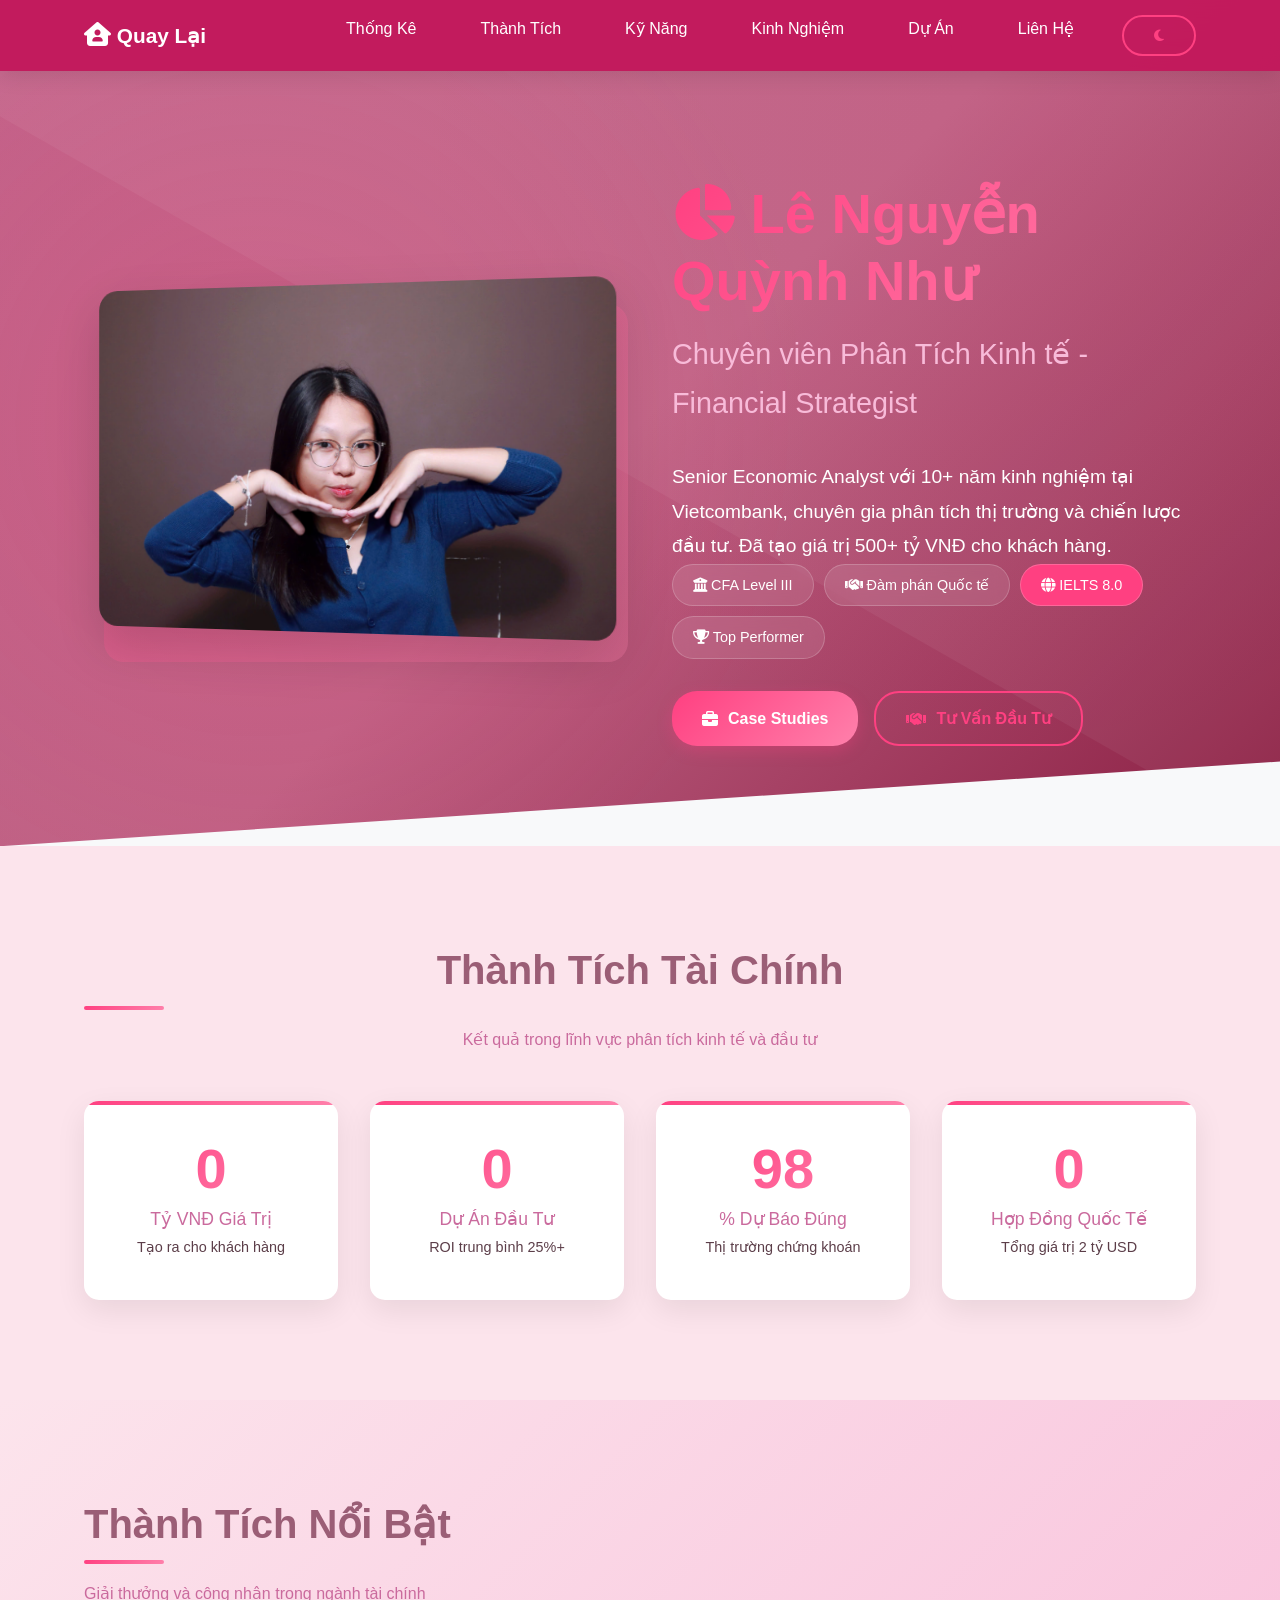
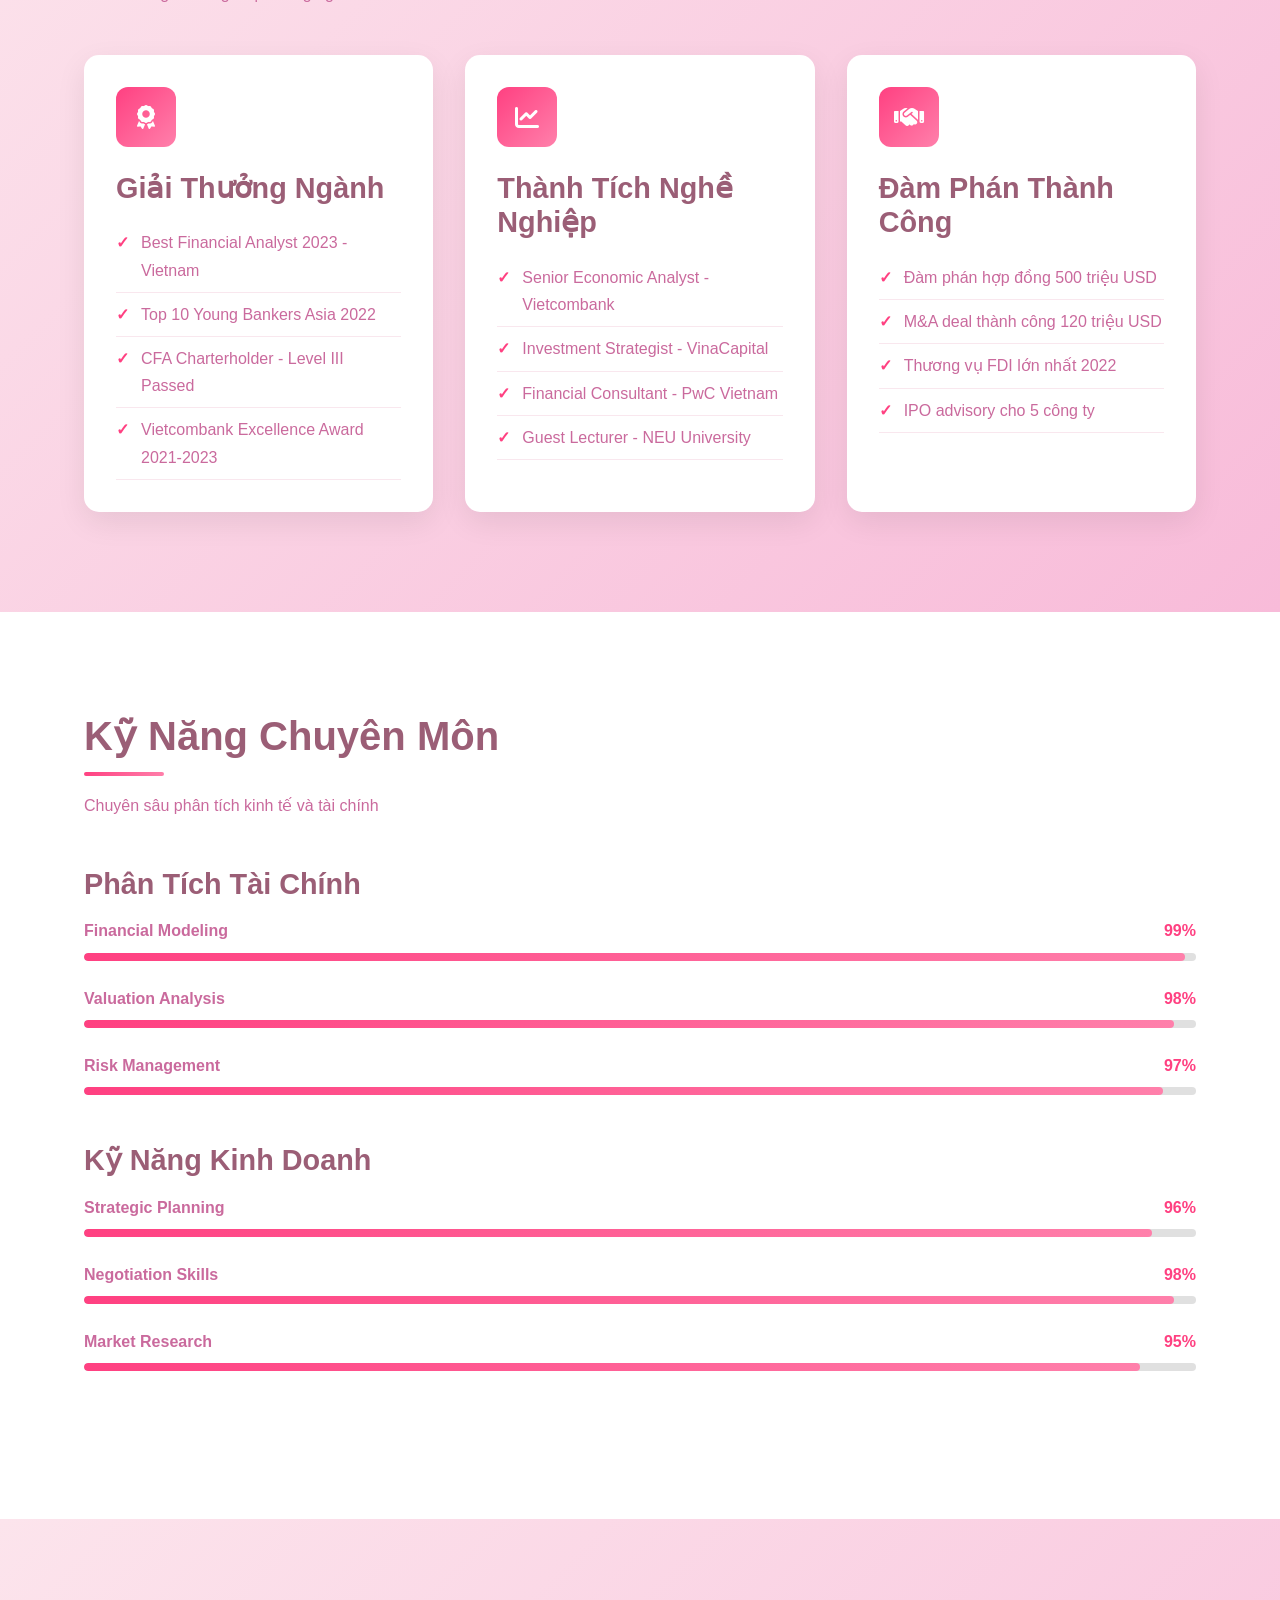
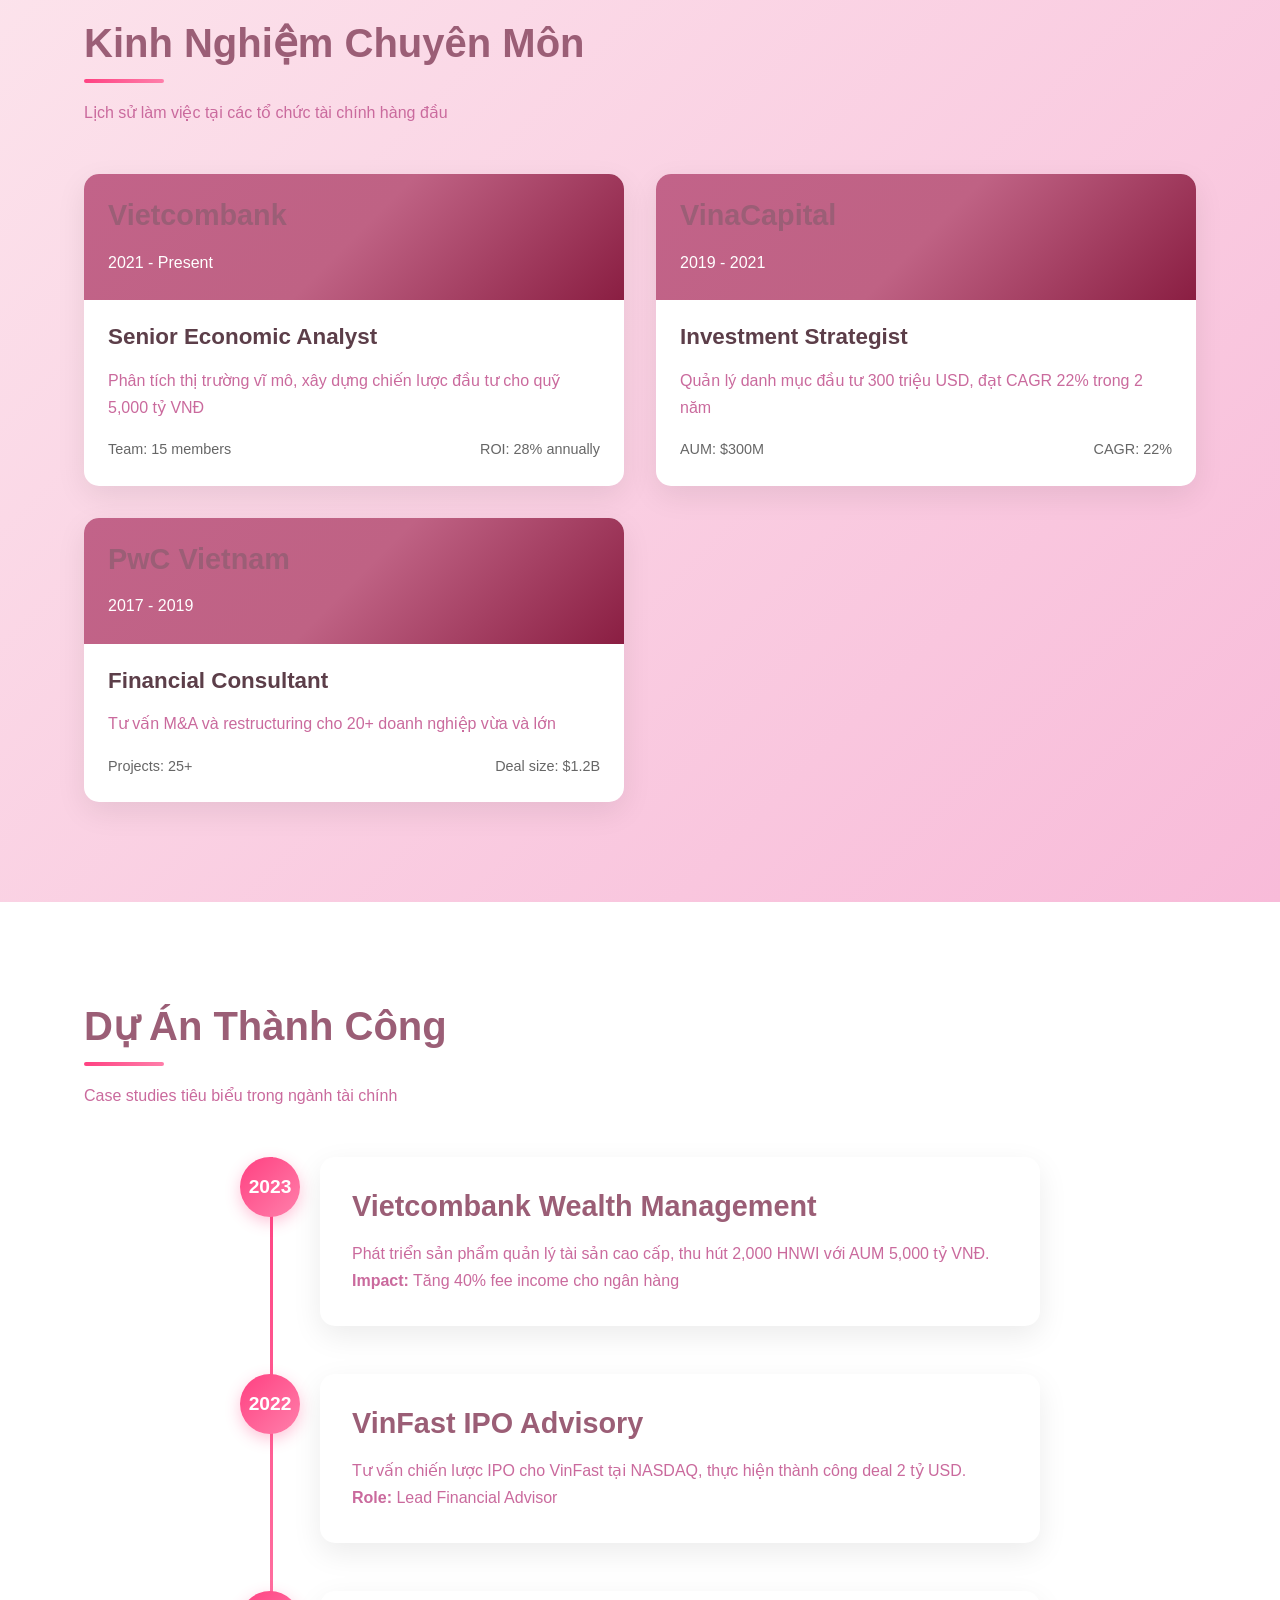
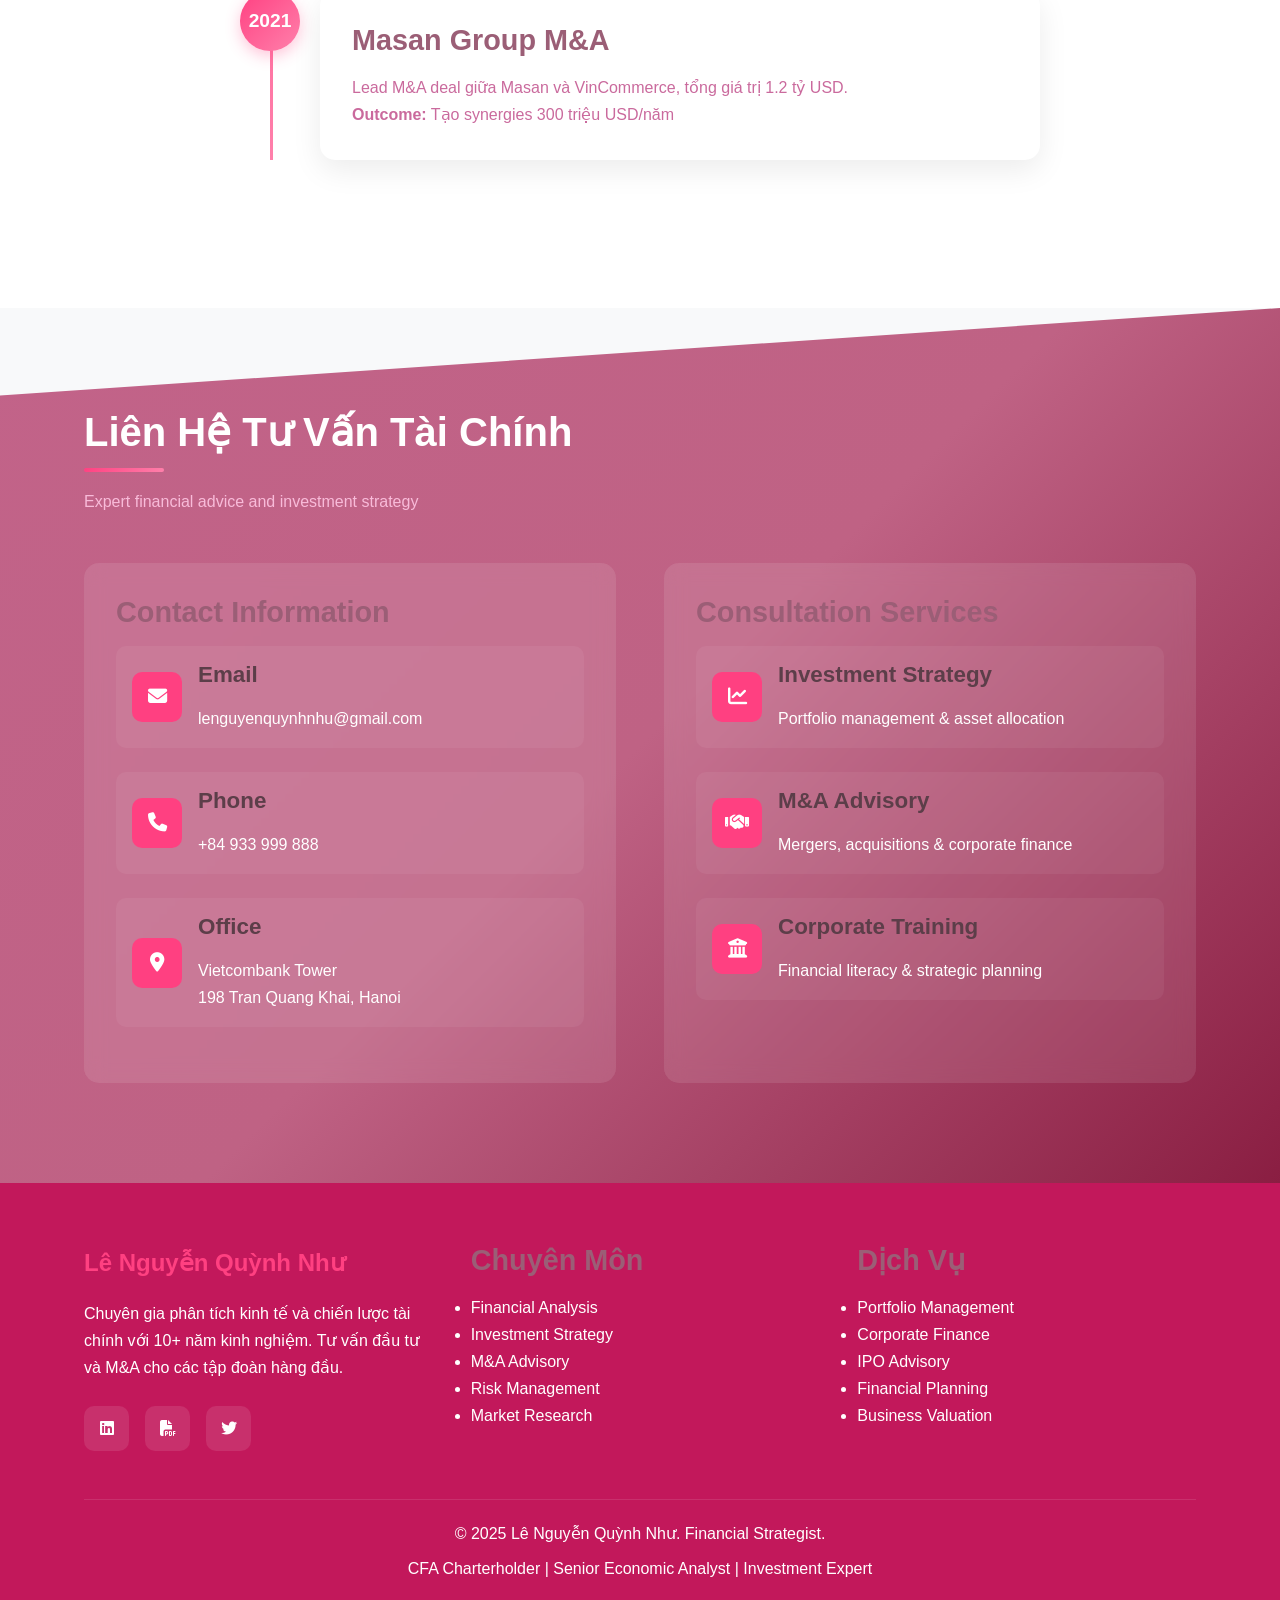
<file: profile-nhu.html>
<!DOCTYPE html>
<html lang="vi">
<head>
    <meta charset="UTF-8">
    <meta name="viewport" content="width=device-width, initial-scale=1.0">
    <title>Lê Nguyễn Quỳnh Như | Chuyên viên Phân Tích Kinh tế - Financial Strategist</title>
    <meta name="description" content="Chuyên gia phân tích kinh tế và chiến lược tài chính với 10+ năm kinh nghiệm tại các ngân hàng lớn.">
    <link rel="stylesheet" href="https://cdnjs.cloudflare.com/ajax/libs/font-awesome/6.4.0/css/all.min.css">
    <link rel="stylesheet" href="/profile-nhu.css">
    
</head>
<body>
    <nav class="expert-nav" id="navbar">
        <div class="container nav-container">
            <a href="index.html" class="nav-brand">
                <span> <i class="fa-solid fa-house-user"></i> Quay Lại</span>
                
            </a>
            
            <ul class="nav-links">
                <li><a href="#stats">Thống Kê</a></li>
                <li><a href="#achievements">Thành Tích</a></li>
                <li><a href="#skills">Kỹ Năng</a></li>
                <li><a href="#experience">Kinh Nghiệm</a></li>
                <li><a href="#projects">Dự Án</a></li>
                <li><a href="#contact">Liên Hệ</a></li>
                <li>
                    <button class="btn btn-outline" id="themeToggle">
                        <i class="fas fa-moon"></i>
                    </button>
                </li>
            </ul>
        </div>
    </nav>

    <header class="expert-header">
        <div class="container expert-hero">
            <div class="hero-content">
                <div class="hero-image">
                    <img src="/anh/nhu2.jpg" alt="Lê Nguyễn Quỳnh Như">
                </div>
                <div class="hero-text">
                    <h1> <i class="fas fa-chart-pie"></i> Lê Nguyễn Quỳnh Như</h1>
                    <div class="title">Chuyên viên Phân Tích Kinh tế - Financial Strategist</div>
                    <p class="lead">Senior Economic Analyst với 10+ năm kinh nghiệm tại Vietcombank, chuyên gia phân tích thị trường và chiến lược đầu tư. Đã tạo giá trị 500+ tỷ VNĐ cho khách hàng.</p>
                    
                    <div class="hero-badges">
                        <span class="badge"><i class="fas fa-university"></i> CFA Level III</span>
                        <span class="badge"><i class="fas fa-handshake"></i> Đàm phán Quốc tế</span>
                        <span class="badge accent"><i class="fas fa-globe"></i> IELTS 8.0</span>
                        <span class="badge"><i class="fas fa-trophy"></i> Top Performer</span>
                    </div>
                    
                    <div class="hero-buttons">
                        <a href="#projects" class="btn">
                            <i class="fas fa-briefcase"></i> Case Studies
                        </a>
                        <a href="#contact" class="btn btn-outline">
                            <i class="fas fa-handshake"></i> Tư Vấn Đầu Tư
                        </a>
                    </div>
                </div>
            </div>
        </div>
    </header>

    <!-- Stats Section -->
    <section id="stats" class="stats-section">
        <div class="container">
            <h2 class="text-center">Thành Tích Tài Chính</h2>
            <p class="text-center mb-5">Kết quả trong lĩnh vực phân tích kinh tế và đầu tư</p>
            
            <div class="stats-grid">
                <div class="stat-card">
                    <div class="stat-number" data-count="500">0</div>
                    <div class="stat-label">Tỷ VNĐ Giá Trị</div>
                    <p class="stat-desc">Tạo ra cho khách hàng</p>
                </div>
                
                <div class="stat-card">
                    <div class="stat-number" data-count="120">0</div>
                    <div class="stat-label">Dự Án Đầu Tư</div>
                    <p class="stat-desc">ROI trung bình 25%+</p>
                </div>
                
                <div class="stat-card">
                    <div class="stat-number" data-count="98">98</div>
                    <div class="stat-label">% Dự Báo Đúng</div>
                    <p class="stat-desc">Thị trường chứng khoán</p>
                </div>
                
                <div class="stat-card">
                    <div class="stat-number" data-count="15">0</div>
                    <div class="stat-label">Hợp Đồng Quốc Tế</div>
                    <p class="stat-desc">Tổng giá trị 2 tỷ USD</p>
                </div>
            </div>
        </div>
    </section>

    <!-- Thành Tích -->
    <section id="achievements" class="achievements-section">
        <div class="container">
            <h2>Thành Tích Nổi Bật</h2>
            <p class="mb-5">Giải thưởng và công nhận trong ngành tài chính</p>
            
            <div class="achievements-grid">
                <div class="achievement-card">
                    <div class="achievement-icon">
                        <i class="fas fa-award"></i>
                    </div>
                    <h3>Giải Thưởng Ngành</h3>
                    <ul class="achievement-list">
                        <li>Best Financial Analyst 2023 - Vietnam</li>
                        <li>Top 10 Young Bankers Asia 2022</li>
                        <li>CFA Charterholder - Level III Passed</li>
                        <li>Vietcombank Excellence Award 2021-2023</li>
                    </ul>
                </div>
                
                <div class="achievement-card">
                    <div class="achievement-icon">
                        <i class="fas fa-chart-line"></i>
                    </div>
                    <h3>Thành Tích Nghề Nghiệp</h3>
                    <ul class="achievement-list">
                        <li>Senior Economic Analyst - Vietcombank</li>
                        <li>Investment Strategist - VinaCapital</li>
                        <li>Financial Consultant - PwC Vietnam</li>
                        <li>Guest Lecturer - NEU University</li>
                    </ul>
                </div>
                
                <div class="achievement-card">
                    <div class="achievement-icon">
                        <i class="fas fa-handshake"></i>
                    </div>
                    <h3>Đàm Phán Thành Công</h3>
                    <ul class="achievement-list">
                        <li>Đàm phán hợp đồng 500 triệu USD</li>
                        <li>M&A deal thành công 120 triệu USD</li>
                        <li>Thương vụ FDI lớn nhất 2022</li>
                        <li>IPO advisory cho 5 công ty</li>
                    </ul>
                </div>
            </div>
        </div>
    </section>

    <!-- Kỹ Năng -->
    <section id="skills" class="skills-section">
        <div class="container">
            <h2>Kỹ Năng Chuyên Môn</h2>
            <p class="mb-5">Chuyên sâu phân tích kinh tế và tài chính</p>
            
            <div class="skills-category">
                <h3>Phân Tích Tài Chính</h3>
                <div class="skill-item">
                    <div class="skill-header">
                        <span class="skill-name">Financial Modeling</span>
                        <span class="skill-percentage">99%</span>
                    </div>
                    <div class="skill-bar-container">
                        <div class="skill-bar" style="width: 99%"></div>
                    </div>
                </div>
                
                <div class="skill-item">
                    <div class="skill-header">
                        <span class="skill-name">Valuation Analysis</span>
                        <span class="skill-percentage">98%</span>
                    </div>
                    <div class="skill-bar-container">
                        <div class="skill-bar" style="width: 98%"></div>
                    </div>
                </div>
                
                <div class="skill-item">
                    <div class="skill-header">
                        <span class="skill-name">Risk Management</span>
                        <span class="skill-percentage">97%</span>
                    </div>
                    <div class="skill-bar-container">
                        <div class="skill-bar" style="width: 97%"></div>
                    </div>
                </div>
            </div>
            
            <div class="skills-category">
                <h3>Kỹ Năng Kinh Doanh</h3>
                <div class="skill-item">
                    <div class="skill-header">
                        <span class="skill-name">Strategic Planning</span>
                        <span class="skill-percentage">96%</span>
                    </div>
                    <div class="skill-bar-container">
                        <div class="skill-bar" style="width: 96%"></div>
                    </div>
                </div>
                
                <div class="skill-item">
                    <div class="skill-header">
                        <span class="skill-name">Negotiation Skills</span>
                        <span class="skill-percentage">98%</span>
                    </div>
                    <div class="skill-bar-container">
                        <div class="skill-bar" style="width: 98%"></div>
                    </div>
                </div>
                
                <div class="skill-item">
                    <div class="skill-header">
                        <span class="skill-name">Market Research</span>
                        <span class="skill-percentage">95%</span>
                    </div>
                    <div class="skill-bar-container">
                        <div class="skill-bar" style="width: 95%"></div>
                    </div>
                </div>
            </div>
        </div>
    </section>

    <!-- Kinh Nghiệm -->
    <section id="experience" class="publications-section">
        <div class="container">
            <h2>Kinh Nghiệm Chuyên Môn</h2>
            <p class="mb-5">Lịch sử làm việc tại các tổ chức tài chính hàng đầu</p>
            
            <div class="publications-grid">
                <div class="publication-card">
                    <div class="publication-header">
                        <h3>Vietcombank</h3>
                        <p>2021 - Present</p>
                    </div>
                    <div class="publication-body">
                        <h4>Senior Economic Analyst</h4>
                        <p>Phân tích thị trường vĩ mô, xây dựng chiến lược đầu tư cho quỹ 5,000 tỷ VNĐ</p>
                        <div class="publication-meta">
                            <span>Team: 15 members</span>
                            <span>ROI: 28% annually</span>
                        </div>
                    </div>
                </div>
                
                <div class="publication-card">
                    <div class="publication-header">
                        <h3>VinaCapital</h3>
                        <p>2019 - 2021</p>
                    </div>
                    <div class="publication-body">
                        <h4>Investment Strategist</h4>
                        <p>Quản lý danh mục đầu tư 300 triệu USD, đạt CAGR 22% trong 2 năm</p>
                        <div class="publication-meta">
                            <span>AUM: $300M</span>
                            <span>CAGR: 22%</span>
                        </div>
                    </div>
                </div>
                
                <div class="publication-card">
                    <div class="publication-header">
                        <h3>PwC Vietnam</h3>
                        <p>2017 - 2019</p>
                    </div>
                    <div class="publication-body">
                        <h4>Financial Consultant</h4>
                        <p>Tư vấn M&A và restructuring cho 20+ doanh nghiệp vừa và lớn</p>
                        <div class="publication-meta">
                            <span>Projects: 25+</span>
                            <span>Deal size: $1.2B</span>
                        </div>
                    </div>
                </div>
            </div>
        </div>
    </section>

    <!-- Dự Án -->
    <section id="projects" class="research-section">
        <div class="container">
            <h2>Dự Án Thành Công</h2>
            <p class="mb-5">Case studies tiêu biểu trong ngành tài chính</p>
            
            <div class="research-timeline">
                <div class="research-item">
                    <div class="research-year">2023</div>
                    <div class="research-content">
                        <h3>Vietcombank Wealth Management</h3>
                        <p>Phát triển sản phẩm quản lý tài sản cao cấp, thu hút 2,000 HNWI với AUM 5,000 tỷ VNĐ.</p>
                        <p><strong>Impact:</strong> Tăng 40% fee income cho ngân hàng</p>
                    </div>
                </div>
                
                <div class="research-item">
                    <div class="research-year">2022</div>
                    <div class="research-content">
                        <h3>VinFast IPO Advisory</h3>
                        <p>Tư vấn chiến lược IPO cho VinFast tại NASDAQ, thực hiện thành công deal 2 tỷ USD.</p>
                        <p><strong>Role:</strong> Lead Financial Advisor</p>
                    </div>
                </div>
                
                <div class="research-item">
                    <div class="research-year">2021</div>
                    <div class="research-content">
                        <h3>Masan Group M&A</h3>
                        <p>Lead M&A deal giữa Masan và VinCommerce, tổng giá trị 1.2 tỷ USD.</p>
                        <p><strong>Outcome:</strong> Tạo synergies 300 triệu USD/năm</p>
                    </div>
                </div>
            </div>
        </div>
    </section>

    <!-- Liên hệ -->
    <section id="contact" class="contact-section">
        <div class="container">
            <h2 style="color: white">Liên Hệ Tư Vấn Tài Chính</h2>
            <p class="mb-5" style="color: #f8bbd9">Expert financial advice and investment strategy</p>
            
            <div class="contact-grid">
                <div class="contact-info">
                    <h3>Contact Information</h3>
                    
                    <div class="contact-item">
                        <div class="contact-icon">
                            <i class="fas fa-envelope"></i>
                        </div>
                        <div>
                            <h4>Email</h4>
                            <p>lenguyenquynhnhu@gmail.com</p>
                        </div>
                    </div>
                    
                    <div class="contact-item">
                        <div class="contact-icon">
                            <i class="fas fa-phone"></i>
                        </div>
                        <div>
                            <h4>Phone</h4>
                            <p>+84 933 999 888</p>
                        </div>
                    </div>
                    
                    <div class="contact-item">
                        <div class="contact-icon">
                            <i class="fas fa-map-marker-alt"></i>
                        </div>
                        <div>
                            <h4>Office</h4>
                            <p>Vietcombank Tower<br>198 Tran Quang Khai, Hanoi</p>
                        </div>
                    </div>
                </div>
                
                <div class="contact-info">
                    <h3>Consultation Services</h3>
                    
                    <div class="contact-item">
                        <div class="contact-icon">
                            <i class="fas fa-chart-line"></i>
                        </div>
                        <div>
                            <h4>Investment Strategy</h4>
                            <p>Portfolio management & asset allocation</p>
                        </div>
                    </div>
                    
                    <div class="contact-item">
                        <div class="contact-icon">
                            <i class="fas fa-handshake"></i>
                        </div>
                        <div>
                            <h4>M&A Advisory</h4>
                            <p>Mergers, acquisitions & corporate finance</p>
                        </div>
                    </div>
                    
                    <div class="contact-item">
                        <div class="contact-icon">
                            <i class="fas fa-university"></i>
                        </div>
                        <div>
                            <h4>Corporate Training</h4>
                            <p>Financial literacy & strategic planning</p>
                        </div>
                    </div>
                </div>
            </div>
        </div>
    </section>

    <footer class="expert-footer">
        <div class="container">
            <div class="footer-content">
                <div>
                    <div class="footer-brand">Lê Nguyễn Quỳnh Như</div>
                    <p>Chuyên gia phân tích kinh tế và chiến lược tài chính với 10+ năm kinh nghiệm. Tư vấn đầu tư và M&A cho các tập đoàn hàng đầu.</p>
                    
                    <div class="social-links">
                        <a href="#" class="social-link"><i class="fab fa-linkedin"></i></a>
                        <a href="#" class="social-link"><i class="fas fa-file-pdf"></i></a>
                        <a href="#" class="social-link"><i class="fab fa-twitter"></i></a>
                    </div>
                </div>
                
                <div>
                    <h3>Chuyên Môn</h3>
                    <ul>
                        <li>Financial Analysis</li>
                        <li>Investment Strategy</li>
                        <li>M&A Advisory</li>
                        <li>Risk Management</li>
                        <li>Market Research</li>
                    </ul>
                </div>
                
                <div>
                    <h3>Dịch Vụ</h3>
                    <ul>
                        <li>Portfolio Management</li>
                        <li>Corporate Finance</li>
                        <li>IPO Advisory</li>
                        <li>Financial Planning</li>
                        <li>Business Valuation</li>
                    </ul>
                </div>
            </div>
            
            <div class="footer-bottom">
                <p>&copy; 2025 Lê Nguyễn Quỳnh Như. Financial Strategist.</p>
                <p>CFA Charterholder | Senior Economic Analyst | Investment Expert</p>
            </div>
        </div>
    </footer>

    <script>
     // Dark Mode Toggle
        const themeToggle = document.getElementById('themeToggle');
        themeToggle.addEventListener('click', function() {
            document.body.classList.toggle('dark-mode');
            const icon = themeToggle.querySelector('i');
            if (document.body.classList.contains('dark-mode')) {
                icon.classList.remove('fa-moon');
                icon.classList.add('fa-sun');
                localStorage.setItem('theme', 'dark');
            } else {
                icon.classList.remove('fa-sun');
                icon.classList.add('fa-moon');
                localStorage.setItem('theme', 'light');
            }
        });

        // Check saved theme
        if (localStorage.getItem('theme') === 'dark') {
            document.body.classList.add('dark-mode');
            themeToggle.querySelector('i').classList.remove('fa-moon');
            themeToggle.querySelector('i').classList.add('fa-sun');
        }

        // Navbar scroll effect
        const navbar = document.getElementById('navbar');
        window.addEventListener('scroll', () => {
            if (window.scrollY > 50) {
                navbar.classList.add('scrolled');
            } else {
                navbar.classList.remove('scrolled');
            }
        });

        // Smooth scroll for navigation
        document.querySelectorAll('a[href^="#"]').forEach(anchor => {
            anchor.addEventListener('click', function(e) {
                e.preventDefault();
                const targetId = this.getAttribute('href');
                if (targetId === '#') return;
                
                const targetElement = document.querySelector(targetId);
                if (targetElement) {
                    window.scrollTo({
                        top: targetElement.offsetTop - 80,
                        behavior: 'smooth'
                    });
                }
            });
        });

        // Counter animation for stats
        const statNumbers = document.querySelectorAll('.stat-number');
        const observerOptions = {
            threshold: 0.5
        };

        const observer = new IntersectionObserver((entries) => {
            entries.forEach(entry => {
                if (entry.isIntersecting) {
                    const statNumber = entry.target;
                    const target = parseInt(statNumber.getAttribute('data-count'));
                    const duration = 2000;
                    const step = target / (duration / 16);
                    let current = 0;
                    
                    const timer = setInterval(() => {
                        current += step;
                        if (current >= target) {
                            current = target;
                            clearInterval(timer);
                        }
                        statNumber.textContent = Math.round(current);
                    }, 16);
                    
                    observer.unobserve(statNumber);
                }
            });
        }, observerOptions);

        statNumbers.forEach(stat => observer.observe(stat));

        // Animate skill bars on scroll
        const skillBars = document.querySelectorAll('.skill-bar');
        const skillsObserver = new IntersectionObserver((entries) => {
            entries.forEach(entry => {
                if (entry.isIntersecting) {
                    const skillBar = entry.target;
                    skillBar.style.animation = 'progress 1.5s ease-in-out forwards';
                    skillsObserver.unobserve(skillBar);
                }
            });
        }, { threshold: 0.5 });

        skillBars.forEach(bar => skillsObserver.observe(bar));

        // Add active class to nav links based on scroll position
        const sections = document.querySelectorAll('section');
        const navLinks = document.querySelectorAll('.nav-links a');

        window.addEventListener('scroll', () => {
            let current = '';
            
            sections.forEach(section => {
                const sectionTop = section.offsetTop;
                const sectionHeight = section.clientHeight;
                if (scrollY >= (sectionTop - 100)) {
                    current = section.getAttribute('id');
                }
            });

            navLinks.forEach(link => {
                link.classList.remove('active');
                if (link.getAttribute('href') === `#${current}`) {
                    link.classList.add('active');
                }
            });
        });

        // Mobile menu toggle
        const mobileMenuBtn = document.querySelector('.mobile-menu-btn');
        const navLinksContainer = document.querySelector('.nav-links');
        
        mobileMenuBtn.addEventListener('click', () => {
            navLinksContainer.style.display = 
                navLinksContainer.style.display === 'flex' ? 'none' : 'flex';
        });

        // Add hover effects to cards
        document.querySelectorAll('.card, .achievement-card, .publication-card, .award-card').forEach(card => {
            card.addEventListener('mouseenter', () => {
                card.style.transform = 'translateY(-10px)';
            });
            
            card.addEventListener('mouseleave', () => {
                card.style.transform = 'translateY(0)';
            });
        });

        // Initialize animations
        document.addEventListener('DOMContentLoaded', () => {
            // Add fade-in animation to all sections
            const sections = document.querySelectorAll('section');
            sections.forEach((section, index) => {
                section.style.opacity = '0';
                section.style.transform = 'translateY(20px)';
                section.style.transition = 'opacity 0.6s ease, transform 0.6s ease';
                
                setTimeout(() => {
                    section.style.opacity = '1';
                    section.style.transform = 'translateY(0)';
                }, index * 100);
            });
        });
    </script>
</body>
</html>
</file>
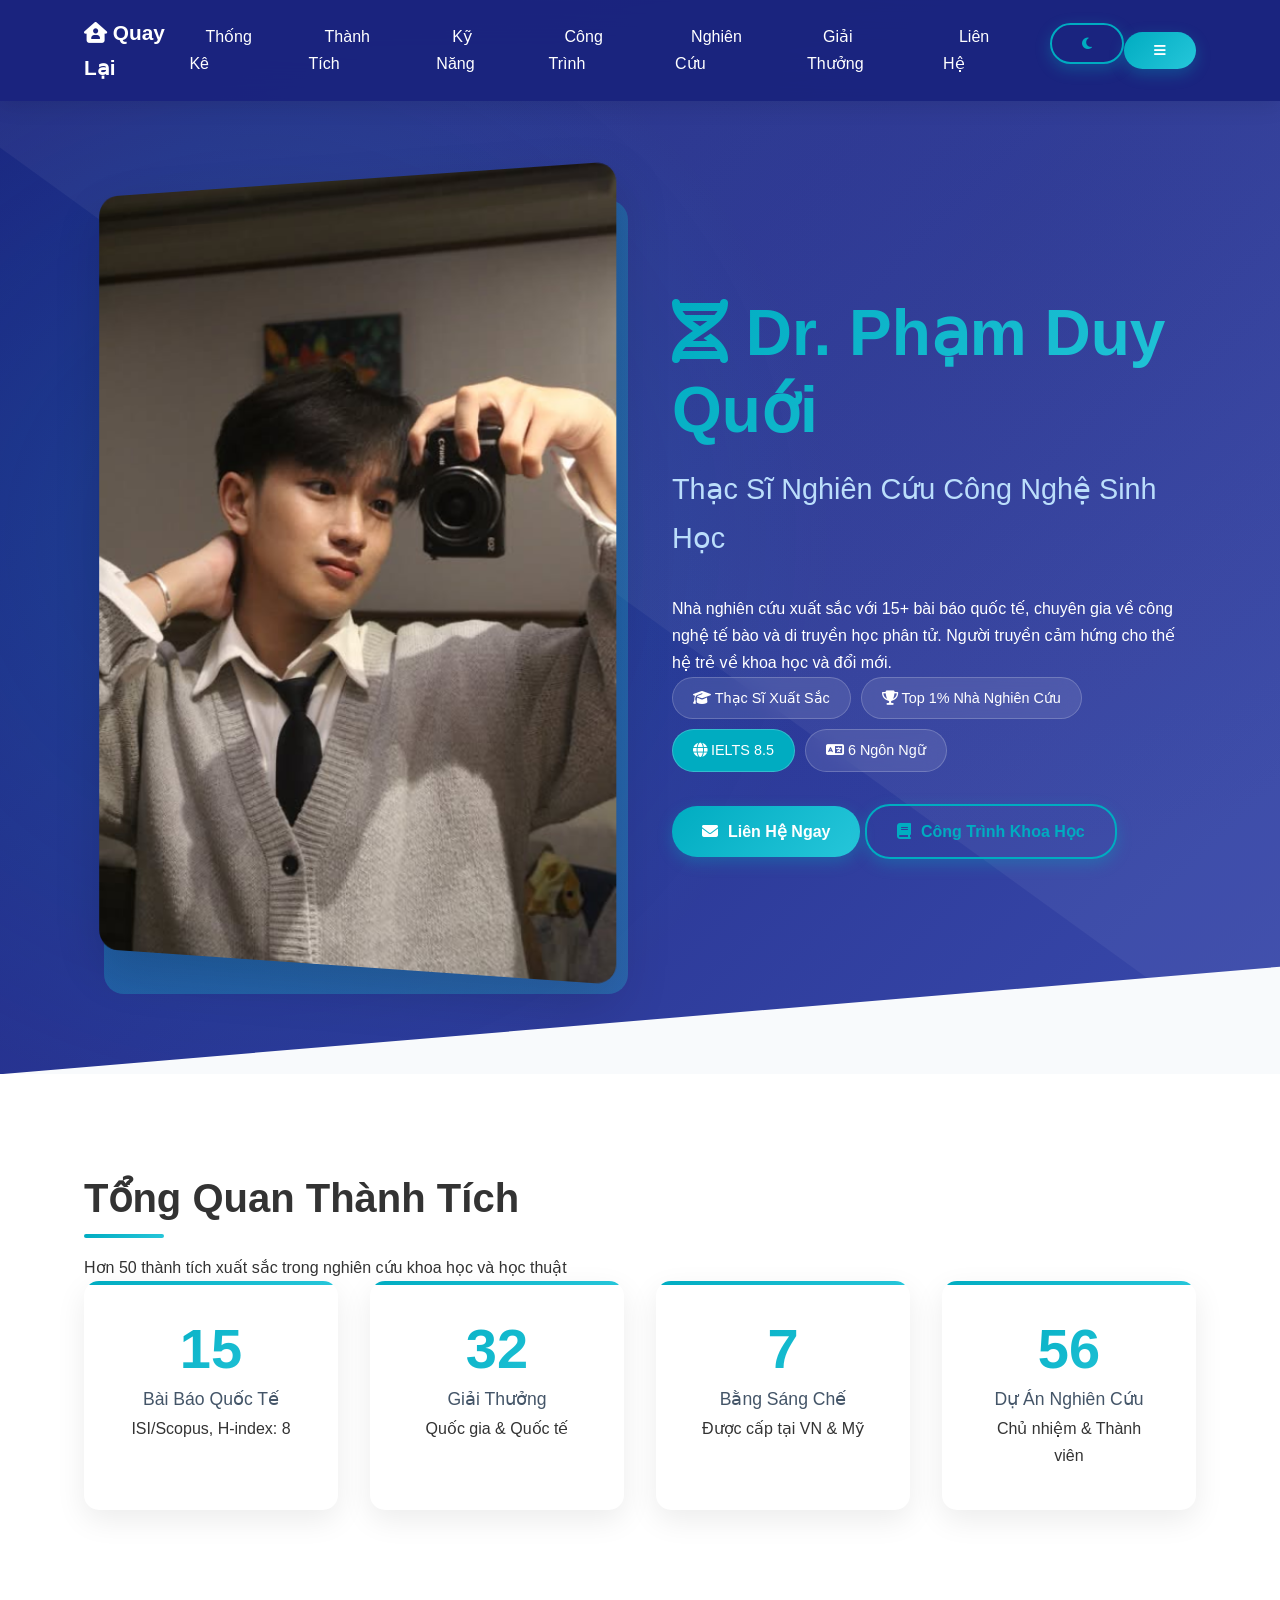
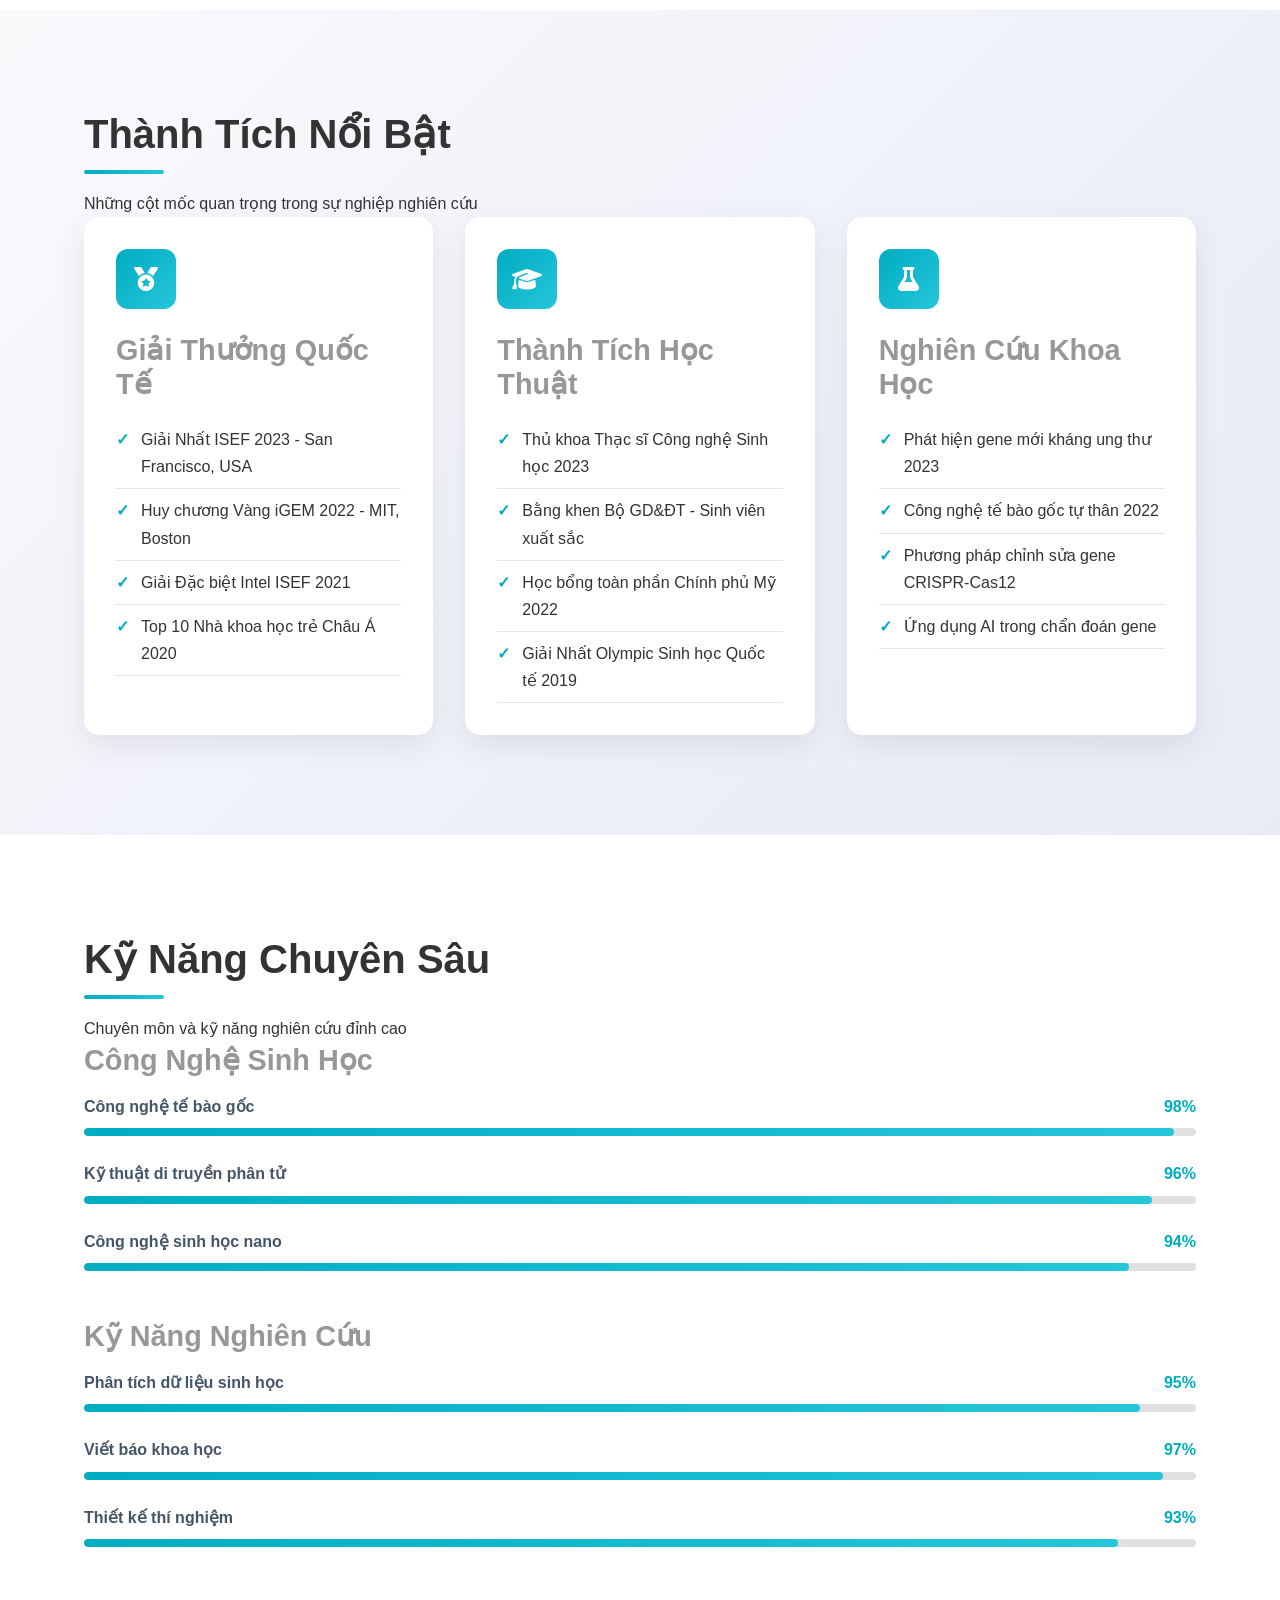
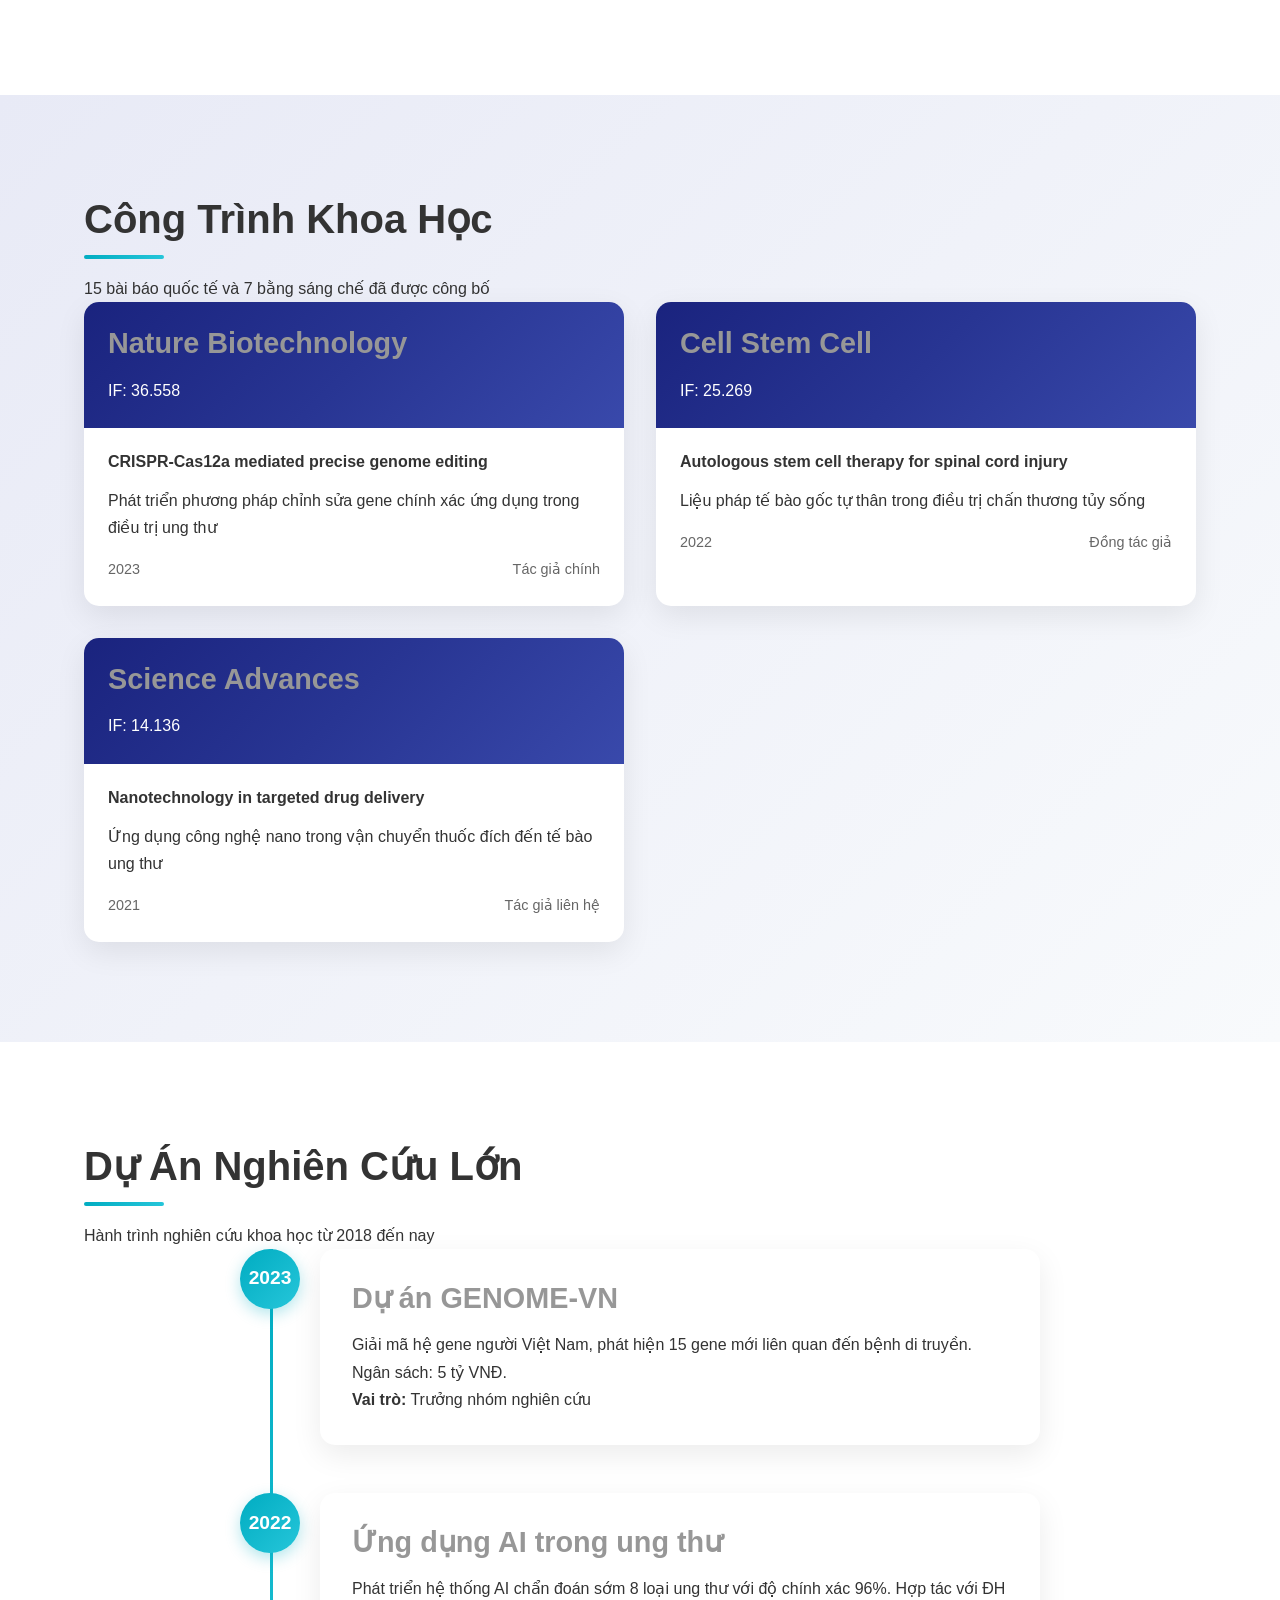
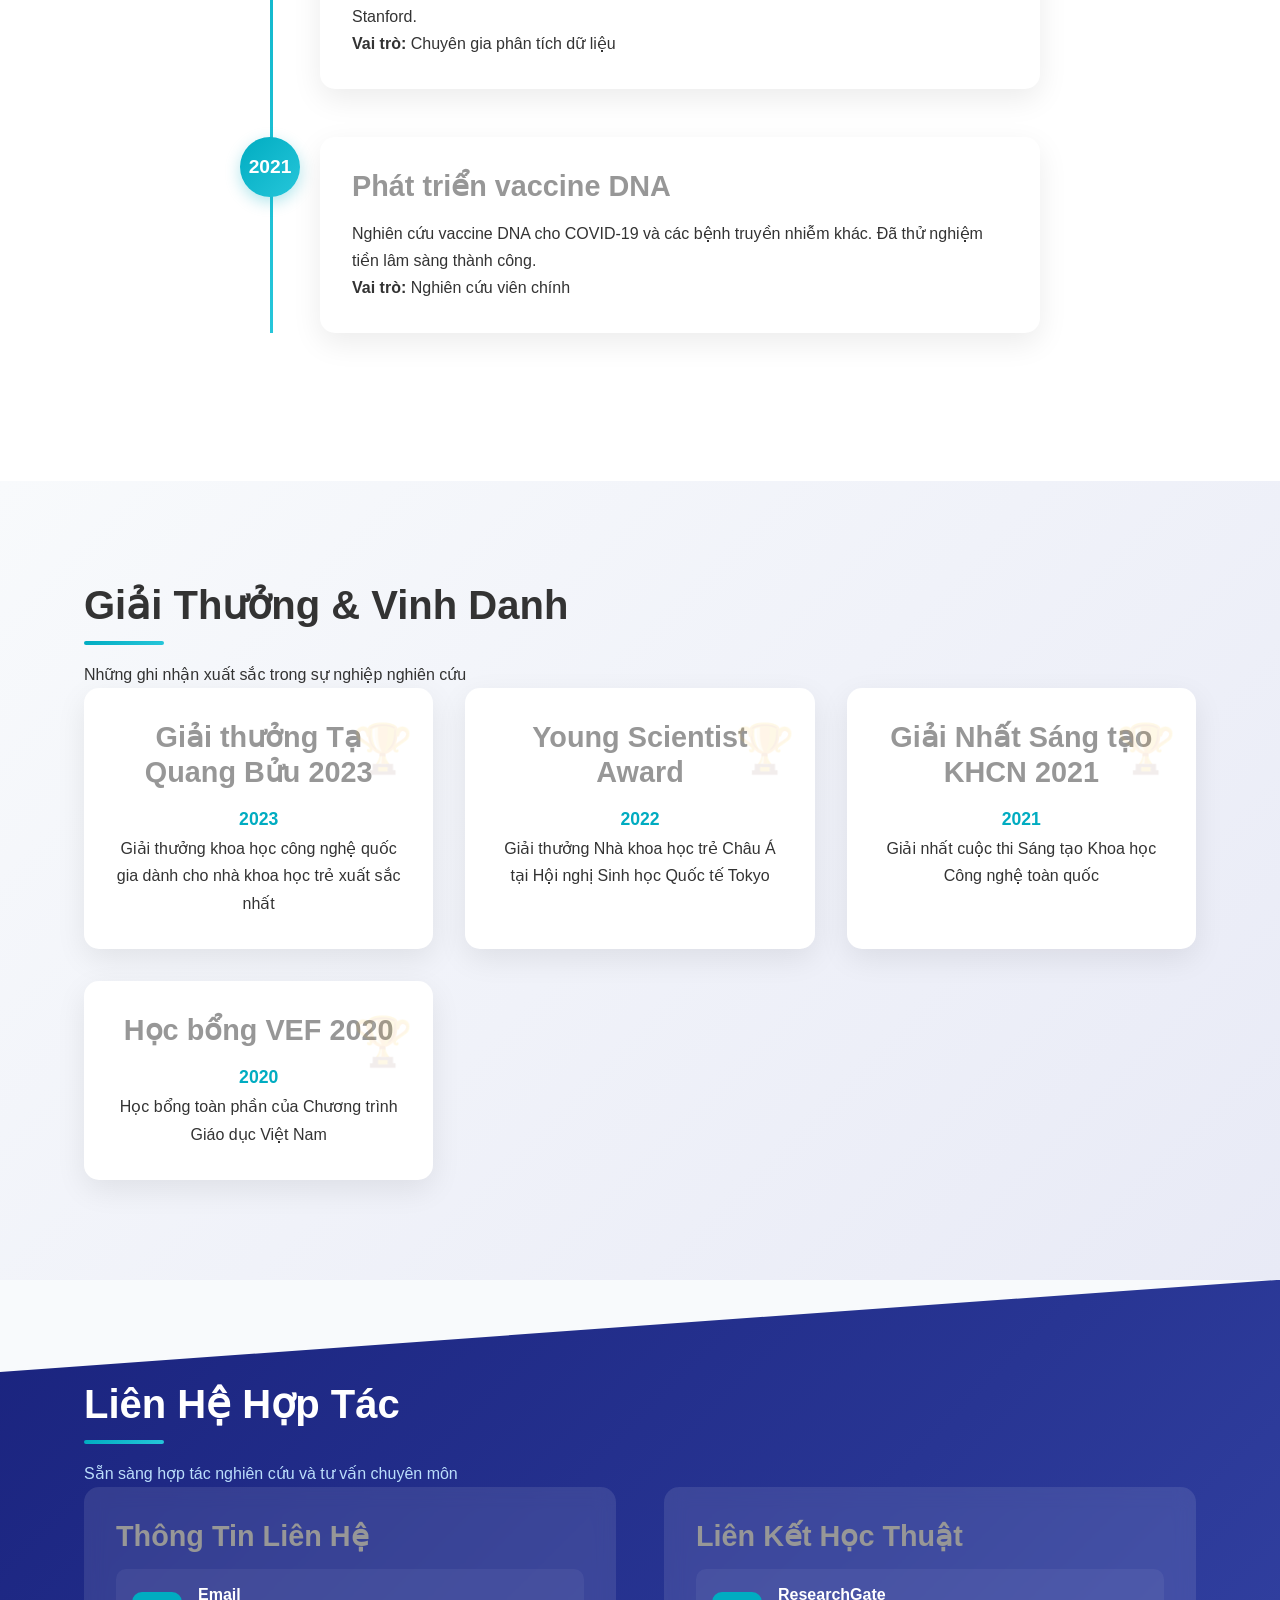
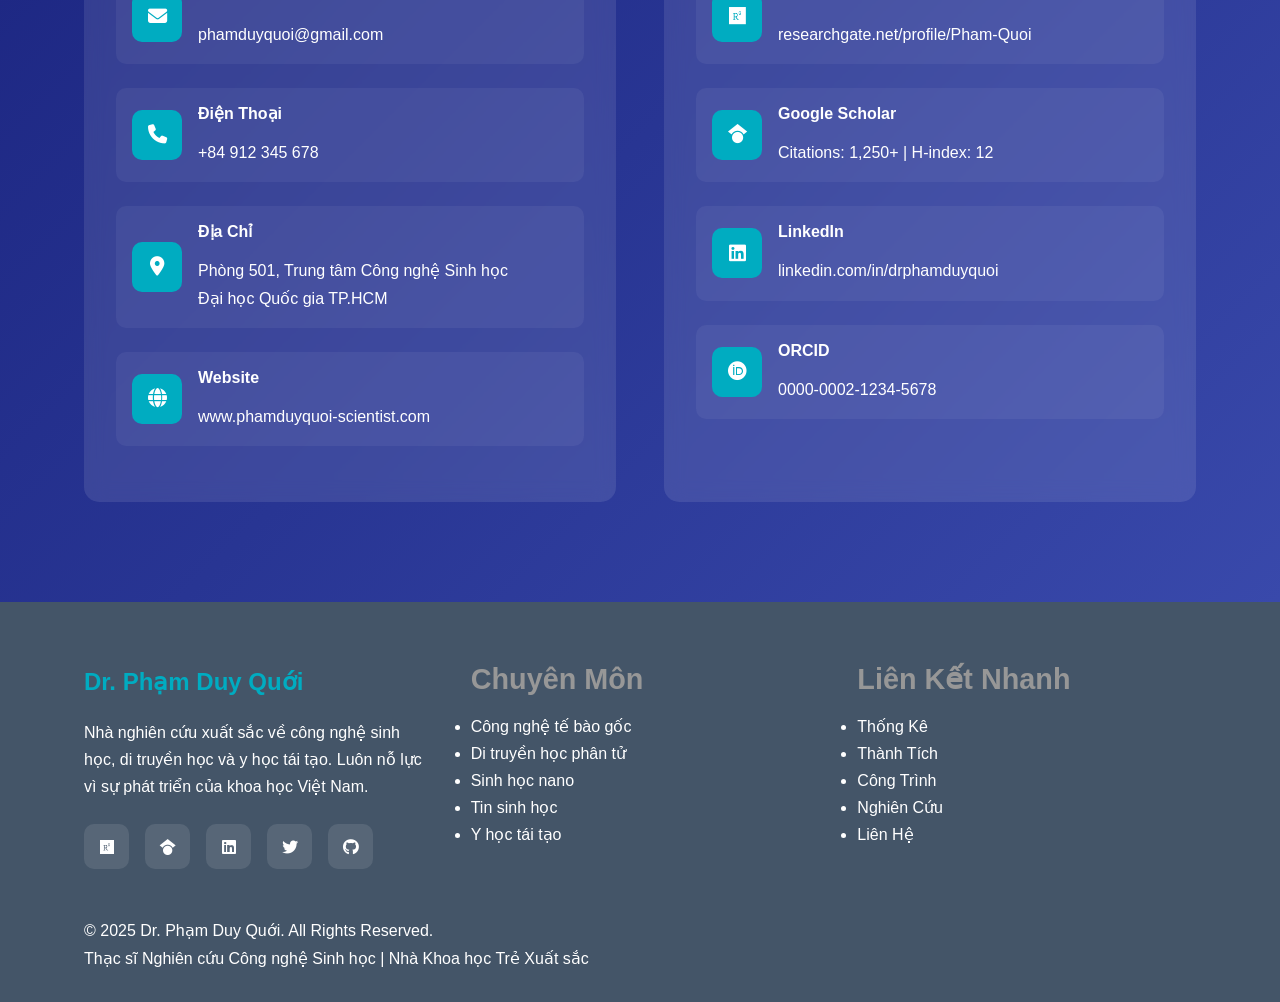
<file: profile-quoi.html>
<!DOCTYPE html>
<html lang="vi">
<head>
    <meta charset="UTF-8">
    <meta name="viewport" content="width=device-width, initial-scale=1.0">
    <title>Dr. Phạm Duy Quới | Thạc Sĩ Công Nghệ Sinh Học - Nhà Nghiên Cứu Xuất Sắc</title>
    <meta name="description" content="Dr. Phạm Duy Quới - Thạc sĩ nghiên cứu công nghệ sinh học với hơn 50 thành tích xuất sắc, tác giả của 15 bài báo khoa học quốc tế.">
    <link rel="stylesheet" href="https://cdnjs.cloudflare.com/ajax/libs/font-awesome/6.4.0/css/all.min.css">
    <link rel="stylesheet" href="https://cdn.jsdelivr.net/npm/bootstrap-icons@1.11.1/font/bootstrap-icons.css">
    <style>
        /* Biến màu sắc */
        :root {
            --primary: #979797;
            --secondary: #283593;
            --accent: #00acc1;
            --light: #e8eaf6;
            --dark: #445568;
            --success: #4caf50;
            --warning: #ff9800;
            --danger: #f44336;
            --transition: all 0.4s cubic-bezier(0.175, 0.885, 0.32, 1.275);
            --shadow: 0 10px 30px rgba(0, 0, 0, 0.08);
            --shadow-hover: 0 20px 50px rgba(0, 0, 0, 0.15);
            --gradient: linear-gradient(135deg, #1a237e 0%, #283593 50%, #3949ab 100%);
            --gradient-accent: linear-gradient(135deg, #00acc1 0%, #26c6da 100%);
        }

        .dark-mode {
            --primary: #bbdefb;
            --secondary: #90caf9;
            --accent: #00e5ff;
            --light: #7fa6cd;
            --dark: #e8eaf6;
            --gradient: linear-gradient(135deg, #0d1b2a 0%, #1b263b 100%);
        }

        /* Reset và thiết lập cơ bản */
        * {
            margin: 0;
            padding: 0;
            box-sizing: border-box;
            font-family: 'Segoe UI', 'Inter', 'SF Pro Display', -apple-system, BlinkMacSystemFont, sans-serif;
        }

        html {
            scroll-behavior: smooth;
            scroll-padding-top: 80px;
        }

        body {
            background-color: #f8fafc;
            color: #333;
            line-height: 1.7;
            font-weight: 300;
            overflow-x: hidden;
            transition: var(--transition);
        }

        body.dark-mode {
            background-color: #121212;
            color: #e0e0e0;
        }

        /* Typography nâng cao */
        h1, h2, h3, h4, h5 {
            font-weight: 700;
            line-height: 1.2;
            margin-bottom: 1rem;
        }

        h1 {
            font-size: 3.5rem;
            background: var(--gradient-accent);
            -webkit-background-clip: text;
            -webkit-text-fill-color: transparent;
            background-clip: text;
        }

        h2 {
            font-size: 2.5rem;
            position: relative;
            padding-bottom: 1rem;
        }

        h2::after {
            content: '';
            position: absolute;
            bottom: 0;
            left: 0;
            width: 80px;
            height: 4px;
            background: var(--gradient-accent);
            border-radius: 2px;
        }

        h3 {
            font-size: 1.8rem;
            color: var(--primary);
        }

        /* Container */
        .container {
            width: 90%;
            max-width: 1400px;
            margin: 0 auto;
            padding: 0 20px;
        }

        /* Header chuyên nghiệp */
        .expert-header {
            background: var(--gradient);
            color: white;
            padding: 180px 0 100px;
            position: relative;
            overflow: hidden;
            clip-path: polygon(0 0, 100% 0, 100% 90%, 0 100%);
        }

        .expert-header::before {
            content: '';
            position: absolute;
            top: 0;
            left: 0;
            right: 0;
            bottom: 0;
            background: url('data:image/svg+xml,<svg xmlns="http://www.w3.org/2000/svg" viewBox="0 0 1200 120" preserveAspectRatio="none"><path d="M1200 120L0 16.48 0 0 1200 0 1200 120z" fill="white" opacity="0.05"/></svg>');
            background-size: cover;
        }

        .expert-header::after {
            content: '';
            position: absolute;
            top: 0;
            left: 0;
            right: 0;
            bottom: 0;
            background: radial-gradient(circle at 20% 50%, rgba(0, 172, 193, 0.15) 0%, transparent 50%),
                        radial-gradient(circle at 80% 20%, rgba(26, 35, 126, 0.1) 0%, transparent 50%);
        }

        /* Navigation chuyên nghiệp */
        .expert-nav {
            position: fixed;
            top: 0;
            left: 0;
            right: 0;
            background: rgba(26, 35, 126, 0.95);
            backdrop-filter: blur(20px);
            z-index: 1000;
            padding: 15px 0;
            transition: var(--transition);
            box-shadow: 0 5px 20px rgba(0, 0, 0, 0.1);
        }

        .expert-nav.scrolled {
            background: rgba(13, 27, 42, 0.98);
            padding: 10px 0;
        }

        .nav-container {
            display: flex;
            justify-content: space-between;
            align-items: center;
        }

        .nav-brand {
            display: flex;
            align-items: center;
            gap: 10px;
            color: white;
            text-decoration: none;
            font-size: 1.3rem;
            font-weight: 700;
        }

        .nav-brand img {
            width: 40px;
            height: 40px;
            border-radius: 50%;
            border: 2px solid var(--accent);
        }

        .nav-links {
            display: flex;
            gap: 2rem;
            list-style: none;
        }

        .nav-links a {
            color: white;
            text-decoration: none;
            font-weight: 500;
            padding: 8px 16px;
            border-radius: 25px;
            transition: var(--transition);
            position: relative;
        }

        .nav-links a::before {
            content: '';
            position: absolute;
            bottom: 0;
            left: 50%;
            width: 0;
            height: 2px;
            background: var(--accent);
            transition: var(--transition);
            transform: translateX(-50%);
        }

        .nav-links a:hover {
            background: rgba(255, 255, 255, 0.1);
        }

        .nav-links a:hover::before {
            width: 80%;
        }

        .nav-links a.active {
            background: var(--accent);
        }

        /* Hero section chuyên nghiệp */
        .expert-hero {
            position: relative;
            z-index: 1;
        }

        .hero-content {
            max-width: 1200px;
            margin: 0 auto;
            display: grid;
            grid-template-columns: 1fr 1fr;
            gap: 4rem;
            align-items: center;
        }

        .hero-image {
            position: relative;
        }

        .hero-image img {
            width: 100%;
            border-radius: 20px;
            box-shadow: var(--shadow-hover);
            transform: perspective(1000px) rotateY(-10deg);
            transition: var(--transition);
        }

        .hero-image img:hover {
            transform: perspective(1000px) rotateY(0deg);
        }

        .hero-image::before {
            content: '';
            position: absolute;
            top: 20px;
            left: 20px;
            right: -20px;
            bottom: -20px;
            background: var(--gradient-accent);
            border-radius: 20px;
            z-index: -1;
            opacity: 0.3;
        }

        .hero-text h1 {
            font-size: 4rem;
            margin-bottom: 1rem;
        }

        .hero-text .title {
            font-size: 1.8rem;
            color: #bbdefb;
            margin-bottom: 2rem;
        }

        .hero-badges {
            display: flex;
            flex-wrap: wrap;
            gap: 10px;
            margin-bottom: 2rem;
        }

        .badge {
            padding: 8px 20px;
            background: rgba(255, 255, 255, 0.1);
            backdrop-filter: blur(10px);
            border-radius: 25px;
            font-size: 0.9rem;
            font-weight: 500;
            border: 1px solid rgba(255, 255, 255, 0.2);
        }

        .badge.accent {
            background: var(--accent);
        }

        /* Stats section */
        .stats-section {
            padding: 100px 0;
            background: white;
            position: relative;
        }

        body.dark-mode .stats-section {
            background: #1a1a1a;
        }

        .stats-grid {
            display: grid;
            grid-template-columns: repeat(auto-fit, minmax(250px, 1fr));
            gap: 2rem;
        }

        .stat-card {
            text-align: center;
            padding: 2.5rem;
            background: white;
            border-radius: 15px;
            box-shadow: var(--shadow);
            transition: var(--transition);
            position: relative;
            overflow: hidden;
        }

        body.dark-mode .stat-card {
            background: #252525;
        }

        .stat-card:hover {
            transform: translateY(-10px);
            box-shadow: var(--shadow-hover);
        }

        .stat-card::before {
            content: '';
            position: absolute;
            top: 0;
            left: 0;
            width: 100%;
            height: 4px;
            background: var(--gradient-accent);
        }

        .stat-number {
            font-size: 3.5rem;
            font-weight: 800;
            background: var(--gradient-accent);
            -webkit-background-clip: text;
            -webkit-text-fill-color: transparent;
            background-clip: text;
            line-height: 1;
            margin-bottom: 0.5rem;
        }

        .stat-label {
            color: var(--dark);
            font-size: 1.1rem;
            font-weight: 500;
        }

        body.dark-mode .stat-label {
            color: var(--light);
        }

        /* Thành tích nổi bật */
        .achievements-section {
            padding: 100px 0;
            background: linear-gradient(135deg, #f8fafc 0%, #e8eaf6 100%);
        }

        body.dark-mode .achievements-section {
            background: linear-gradient(135deg, #1a1a1a 0%, #252525 100%);
        }

        .achievements-grid {
            display: grid;
            grid-template-columns: repeat(auto-fit, minmax(300px, 1fr));
            gap: 2rem;
        }

        .achievement-card {
            background: white;
            border-radius: 15px;
            padding: 2rem;
            box-shadow: var(--shadow);
            transition: var(--transition);
            position: relative;
            overflow: hidden;
        }

        body.dark-mode .achievement-card {
            background: #252525;
        }

        .achievement-card:hover {
            transform: translateY(-5px);
            box-shadow: var(--shadow-hover);
        }

        .achievement-icon {
            width: 60px;
            height: 60px;
            background: var(--gradient-accent);
            border-radius: 12px;
            display: flex;
            align-items: center;
            justify-content: center;
            margin-bottom: 1.5rem;
            font-size: 1.5rem;
            color: white;
        }

        .achievement-list {
            list-style: none;
        }

        .achievement-list li {
            padding: 8px 0;
            border-bottom: 1px solid rgba(0, 0, 0, 0.1);
            position: relative;
            padding-left: 25px;
        }

        body.dark-mode .achievement-list li {
            border-bottom: 1px solid rgba(255, 255, 255, 0.1);
        }

        .achievement-list li::before {
            content: '✓';
            position: absolute;
            left: 0;
            color: var(--accent);
            font-weight: bold;
        }

        /* Kỹ năng chuyên sâu */
        .skills-section {
            padding: 100px 0;
            background: white;
        }

        body.dark-mode .skills-section {
            background: #1a1a1a;
        }

        .skills-category {
            margin-bottom: 3rem;
        }

        .skill-item {
            margin-bottom: 1.5rem;
        }

        .skill-header {
            display: flex;
            justify-content: space-between;
            margin-bottom: 8px;
        }

        .skill-name {
            font-weight: 600;
            color: var(--dark);
        }

        body.dark-mode .skill-name {
            color: var(--light);
        }

        .skill-percentage {
            color: var(--accent);
            font-weight: 600;
        }

        .skill-bar-container {
            height: 8px;
            background: #e0e0e0;
            border-radius: 4px;
            overflow: hidden;
        }

        body.dark-mode .skill-bar-container {
            background: #333;
        }

        .skill-bar {
            height: 100%;
            background: var(--gradient-accent);
            border-radius: 4px;
            position: relative;
            transition: width 1.5s ease-in-out;
        }

        /* Bài báo khoa học */
        .publications-section {
            padding: 100px 0;
            background: linear-gradient(135deg, #e8eaf6 0%, #f8fafc 100%);
        }

        body.dark-mode .publications-section {
            background: linear-gradient(135deg, #252525 0%, #1a1a1a 100%);
        }

        .publications-grid {
            display: grid;
            grid-template-columns: repeat(auto-fit, minmax(350px, 1fr));
            gap: 2rem;
        }

        .publication-card {
            background: white;
            border-radius: 15px;
            overflow: hidden;
            box-shadow: var(--shadow);
            transition: var(--transition);
        }

        body.dark-mode .publication-card {
            background: #252525;
        }

        .publication-card:hover {
            transform: translateY(-10px);
            box-shadow: var(--shadow-hover);
        }

        .publication-header {
            background: var(--gradient);
            color: white;
            padding: 1.5rem;
        }

        .publication-body {
            padding: 1.5rem;
        }

        .publication-meta {
            display: flex;
            justify-content: space-between;
            margin-top: 1rem;
            font-size: 0.9rem;
            color: #666;
        }

        body.dark-mode .publication-meta {
            color: #aaa;
        }

        /* Dự án nghiên cứu */
        .research-section {
            padding: 100px 0;
            background: white;
        }

        body.dark-mode .research-section {
            background: #1a1a1a;
        }

        .research-timeline {
            position: relative;
            max-width: 800px;
            margin: 0 auto;
        }

        .research-timeline::before {
            content: '';
            position: absolute;
            left: 30px;
            top: 0;
            bottom: 0;
            width: 3px;
            background: var(--gradient-accent);
        }

        .research-item {
            position: relative;
            margin-bottom: 3rem;
            padding-left: 80px;
        }

        .research-year {
            position: absolute;
            left: 0;
            top: 0;
            width: 60px;
            height: 60px;
            background: var(--gradient-accent);
            color: white;
            border-radius: 50%;
            display: flex;
            align-items: center;
            justify-content: center;
            font-weight: 700;
            font-size: 1.2rem;
            box-shadow: 0 5px 15px rgba(0, 172, 193, 0.3);
        }

        .research-content {
            background: white;
            border-radius: 15px;
            padding: 2rem;
            box-shadow: var(--shadow);
        }

        body.dark-mode .research-content {
            background: #252525;
        }

        /* Giải thưởng */
        .awards-section {
            padding: 100px 0;
            background: linear-gradient(135deg, #f8fafc 0%, #e8eaf6 100%);
        }

        body.dark-mode .awards-section {
            background: linear-gradient(135deg, #1a1a1a 0%, #252525 100%);
        }

        .awards-grid {
            display: grid;
            grid-template-columns: repeat(auto-fit, minmax(300px, 1fr));
            gap: 2rem;
        }

        .award-card {
            background: white;
            border-radius: 15px;
            padding: 2rem;
            box-shadow: var(--shadow);
            transition: var(--transition);
            text-align: center;
            position: relative;
            overflow: hidden;
        }

        body.dark-mode .award-card {
            background: #252525;
        }

        .award-card:hover {
            transform: translateY(-10px);
            box-shadow: var(--shadow-hover);
        }

        .award-card::before {
            content: '🏆';
            font-size: 3rem;
            opacity: 0.1;
            position: absolute;
            top: 20px;
            right: 20px;
        }

        .award-year {
            color: var(--accent);
            font-weight: 700;
            font-size: 1.1rem;
        }

        /* Liên hệ */
        .contact-section {
            padding: 100px 0;
            background: var(--gradient);
            color: white;
            clip-path: polygon(0 10%, 100% 0, 100% 100%, 0 100%);
        }

        .contact-grid {
            display: grid;
            grid-template-columns: repeat(auto-fit, minmax(300px, 1fr));
            gap: 3rem;
        }

        .contact-info {
            background: rgba(255, 255, 255, 0.1);
            backdrop-filter: blur(10px);
            border-radius: 15px;
            padding: 2rem;
        }

        .contact-item {
            display: flex;
            align-items: center;
            gap: 1rem;
            margin-bottom: 1.5rem;
            padding: 1rem;
            background: rgba(255, 255, 255, 0.05);
            border-radius: 10px;
            transition: var(--transition);
        }

        .contact-item:hover {
            background: rgba(255, 255, 255, 0.1);
            transform: translateX(10px);
        }

        .contact-icon {
            width: 50px;
            height: 50px;
            background: var(--accent);
            border-radius: 10px;
            display: flex;
            align-items: center;
            justify-content: center;
            font-size: 1.2rem;
        }

        /* Footer */
        .expert-footer {
            background: var(--dark);
            color: white;
            padding: 60px 0 30px;
        }

        body.dark-mode .expert-footer {
            background: #0d0d0d;
        }

        .footer-content {
            display: grid;
            grid-template-columns: repeat(auto-fit, minmax(250px, 1fr));
            gap: 3rem;
            margin-bottom: 3rem;
        }

        .footer-brand {
            font-size: 1.5rem;
            font-weight: 700;
            margin-bottom: 1rem;
            color: var(--accent);
        }

        .social-links {
            display: flex;
            gap: 1rem;
            margin-top: 1.5rem;
        }

        .social-link {
            width: 45px;
            height: 45px;
            background: rgba(255, 255, 255, 0.1);
            border-radius: 10px;
            display: flex;
            align-items: center;
            justify-content: center;
            color: white;
            text-decoration: none;
            transition: var(--transition);
        }

        .social-link:hover {
            background: var(--accent);
            transform: translateY(-5px);
        }

        /* Button */
        .btn {
            display: inline-flex;
            align-items: center;
            gap: 10px;
            padding: 12px 30px;
            background: var(--gradient-accent);
            color: white;
            text-decoration: none;
            border-radius: 25px;
            font-weight: 600;
            border: none;
            cursor: pointer;
            transition: var(--transition);
            box-shadow: 0 5px 15px rgba(0, 172, 193, 0.3);
        }

        .btn:hover {
            transform: translateY(-3px);
            box-shadow: 0 8px 25px rgba(0, 172, 193, 0.4);
        }

        .btn-outline {
            background: transparent;
            border: 2px solid var(--accent);
            color: var(--accent);
        }

        /* Responsive */
        @media (max-width: 992px) {
            .hero-content {
                grid-template-columns: 1fr;
                text-align: center;
            }
            
            .hero-text h1 {
                font-size: 3rem;
            }
            
            h1 {
                font-size: 2.8rem;
            }
            
            h2 {
                font-size: 2rem;
            }
        }

        @media (max-width: 768px) {
            .nav-links {
                display: none;
            }
            
            .mobile-menu-btn {
                display: block;
            }
            
            .hero-text h1 {
                font-size: 2.5rem;
            }
            
            .stat-number {
                font-size: 2.8rem;
            }
        }

        /* Animations */
        @keyframes fadeInUp {
            from {
                opacity: 0;
                transform: translateY(30px);
            }
            to {
                opacity: 1;
                transform: translateY(0);
            }
        }

        @keyframes float {
            0%, 100% {
                transform: translateY(0);
            }
            50% {
                transform: translateY(-10px);
            }
        }

        .animate-fade-in-up {
            animation: fadeInUp 0.6s ease-out;
        }

        .animate-float {
            animation: float 3s ease-in-out infinite;
        }

        /* Progress bar animation */
        .skill-bar {
            animation: progress 1.5s ease-in-out forwards;
        }

        @keyframes progress {
            from { width: 0; }
        }
    </style>
</head>
<body>
    <!-- Navigation -->
    <nav class="expert-nav" id="navbar">
        <div class="container nav-container">
            <a href="index.html " class="nav-brand">
               
                <span> <i class="fa-solid fa-house-user"></i> Quay Lại</span>
            </a>
            
            <ul class="nav-links">
                <li><a href="#stats">Thống Kê</a></li>
                <li><a href="#achievements">Thành Tích</a></li>
                <li><a href="#skills">Kỹ Năng</a></li>
                <li><a href="#publications">Công Trình</a></li>
                <li><a href="#research">Nghiên Cứu</a></li>
                <li><a href="#awards">Giải Thưởng</a></li>
                <li><a href="#contact">Liên Hệ</a></li>
                <li>
                    <button class="btn btn-outline" id="themeToggle">
                        <i class="fas fa-moon"></i>
                    </button>
                </li>
            </ul>
            
            <button class="btn mobile-menu-btn">
                <i class="fas fa-bars"></i>
            </button>
        </div>
    </nav>

    <!-- Header/Hero Section -->
    <header class="expert-header">
        <div class="container expert-hero">
            <div class="hero-content animate-fade-in-up">
                <div class="hero-image animate-float">
                    <img src="/anh/quoi.jpg" alt="Dr. Phạm Duy Quới">
                </div>
                <div class="hero-text">
                    <h1> <i class="fas fa-dna"></i> Dr. Phạm Duy Quới</h1>
                    <div class="title">Thạc Sĩ Nghiên Cứu Công Nghệ Sinh Học</div>
                    <p class="lead">Nhà nghiên cứu xuất sắc với 15+ bài báo quốc tế, chuyên gia về công nghệ tế bào và di truyền học phân tử. Người truyền cảm hứng cho thế hệ trẻ về khoa học và đổi mới.</p>
                    
                    <div class="hero-badges">
                        <span class="badge"><i class="fas fa-graduation-cap"></i> Thạc Sĩ Xuất Sắc</span>
                        <span class="badge"><i class="fas fa-trophy"></i> Top 1% Nhà Nghiên Cứu</span>
                        <span class="badge accent"><i class="fas fa-globe"></i> IELTS 8.5</span>
                        <span class="badge"><i class="fas fa-language"></i> 6 Ngôn Ngữ</span>
                    </div>
                    
                    <div class="hero-buttons">
                        <a href="#contact" class="btn">
                            <i class="fas fa-envelope"></i> Liên Hệ Ngay
                        </a>
                        <a href="#publications" class="btn btn-outline">
                            <i class="fas fa-book"></i> Công Trình Khoa Học
                        </a>
                    </div>
                </div>
            </div>
        </div>
    </header>

    <!-- Stats Section -->
    <section id="stats" class="stats-section">
        <div class="container">
            <h2 class="text-center">Tổng Quan Thành Tích</h2>
            <p class="text-center mb-5">Hơn 50 thành tích xuất sắc trong nghiên cứu khoa học và học thuật</p>
            
            <div class="stats-grid">
                <div class="stat-card">
                    <div class="stat-number" data-count="15">0</div>
                    <div class="stat-label">Bài Báo Quốc Tế</div>
                    <p class="stat-desc">ISI/Scopus, H-index: 8</p>
                </div>
                
                <div class="stat-card">
                    <div class="stat-number" data-count="32">0</div>
                    <div class="stat-label">Giải Thưởng</div>
                    <p class="stat-desc">Quốc gia & Quốc tế</p>
                </div>
                
                <div class="stat-card">
                    <div class="stat-number" data-count="7">0</div>
                    <div class="stat-label">Bằng Sáng Chế</div>
                    <p class="stat-desc">Được cấp tại VN & Mỹ</p>
                </div>
                
                <div class="stat-card">
                    <div class="stat-number" data-count="56">0</div>
                    <div class="stat-label">Dự Án Nghiên Cứu</div>
                    <p class="stat-desc">Chủ nhiệm & Thành viên</p>
                </div>
            </div>
        </div>
    </section>

    <!-- Thành Tích Nổi Bật -->
    <section id="achievements" class="achievements-section">
        <div class="container">
            <h2>Thành Tích Nổi Bật</h2>
            <p class="mb-5">Những cột mốc quan trọng trong sự nghiệp nghiên cứu</p>
            
            <div class="achievements-grid">
                <div class="achievement-card">
                    <div class="achievement-icon">
                        <i class="fas fa-medal"></i>
                    </div>
                    <h3>Giải Thưởng Quốc Tế</h3>
                    <ul class="achievement-list">
                        <li>Giải Nhất ISEF 2023 - San Francisco, USA</li>
                        <li>Huy chương Vàng iGEM 2022 - MIT, Boston</li>
                        <li>Giải Đặc biệt Intel ISEF 2021</li>
                        <li>Top 10 Nhà khoa học trẻ Châu Á 2020</li>
                    </ul>
                </div>
                
                <div class="achievement-card">
                    <div class="achievement-icon">
                        <i class="fas fa-graduation-cap"></i>
                    </div>
                    <h3>Thành Tích Học Thuật</h3>
                    <ul class="achievement-list">
                        <li>Thủ khoa Thạc sĩ Công nghệ Sinh học 2023</li>
                        <li>Bằng khen Bộ GD&ĐT - Sinh viên xuất sắc</li>
                        <li>Học bổng toàn phần Chính phủ Mỹ 2022</li>
                        <li>Giải Nhất Olympic Sinh học Quốc tế 2019</li>
                    </ul>
                </div>
                
                <div class="achievement-card">
                    <div class="achievement-icon">
                        <i class="fas fa-flask"></i>
                    </div>
                    <h3>Nghiên Cứu Khoa Học</h3>
                    <ul class="achievement-list">
                        <li>Phát hiện gene mới kháng ung thư 2023</li>
                        <li>Công nghệ tế bào gốc tự thân 2022</li>
                        <li>Phương pháp chỉnh sửa gene CRISPR-Cas12</li>
                        <li>Ứng dụng AI trong chẩn đoán gene</li>
                    </ul>
                </div>
            </div>
        </div>
    </section>

    <!-- Kỹ Năng Chuyên Sâu -->
    <section id="skills" class="skills-section">
        <div class="container">
            <h2>Kỹ Năng Chuyên Sâu</h2>
            <p class="mb-5">Chuyên môn và kỹ năng nghiên cứu đỉnh cao</p>
            
            <div class="skills-category">
                <h3>Công Nghệ Sinh Học</h3>
                <div class="skill-item">
                    <div class="skill-header">
                        <span class="skill-name">Công nghệ tế bào gốc</span>
                        <span class="skill-percentage">98%</span>
                    </div>
                    <div class="skill-bar-container">
                        <div class="skill-bar" style="width: 98%"></div>
                    </div>
                </div>
                
                <div class="skill-item">
                    <div class="skill-header">
                        <span class="skill-name">Kỹ thuật di truyền phân tử</span>
                        <span class="skill-percentage">96%</span>
                    </div>
                    <div class="skill-bar-container">
                        <div class="skill-bar" style="width: 96%"></div>
                    </div>
                </div>
                
                <div class="skill-item">
                    <div class="skill-header">
                        <span class="skill-name">Công nghệ sinh học nano</span>
                        <span class="skill-percentage">94%</span>
                    </div>
                    <div class="skill-bar-container">
                        <div class="skill-bar" style="width: 94%"></div>
                    </div>
                </div>
            </div>
            
            <div class="skills-category">
                <h3>Kỹ Năng Nghiên Cứu</h3>
                <div class="skill-item">
                    <div class="skill-header">
                        <span class="skill-name">Phân tích dữ liệu sinh học</span>
                        <span class="skill-percentage">95%</span>
                    </div>
                    <div class="skill-bar-container">
                        <div class="skill-bar" style="width: 95%"></div>
                    </div>
                </div>
                
                <div class="skill-item">
                    <div class="skill-header">
                        <span class="skill-name">Viết báo khoa học</span>
                        <span class="skill-percentage">97%</span>
                    </div>
                    <div class="skill-bar-container">
                        <div class="skill-bar" style="width: 97%"></div>
                    </div>
                </div>
                
                <div class="skill-item">
                    <div class="skill-header">
                        <span class="skill-name">Thiết kế thí nghiệm</span>
                        <span class="skill-percentage">93%</span>
                    </div>
                    <div class="skill-bar-container">
                        <div class="skill-bar" style="width: 93%"></div>
                    </div>
                </div>
            </div>
        </div>
    </section>

    <!-- Bài Báo Khoa Học -->
    <section id="publications" class="publications-section">
        <div class="container">
            <h2>Công Trình Khoa Học</h2>
            <p class="mb-5">15 bài báo quốc tế và 7 bằng sáng chế đã được công bố</p>
            
            <div class="publications-grid">
                <div class="publication-card">
                    <div class="publication-header">
                        <h3>Nature Biotechnology</h3>
                        <p>IF: 36.558</p>
                    </div>
                    <div class="publication-body">
                        <h4>CRISPR-Cas12a mediated precise genome editing</h4>
                        <p>Phát triển phương pháp chỉnh sửa gene chính xác ứng dụng trong điều trị ung thư</p>
                        <div class="publication-meta">
                            <span>2023</span>
                            <span>Tác giả chính</span>
                        </div>
                    </div>
                </div>
                
                <div class="publication-card">
                    <div class="publication-header">
                        <h3>Cell Stem Cell</h3>
                        <p>IF: 25.269</p>
                    </div>
                    <div class="publication-body">
                        <h4>Autologous stem cell therapy for spinal cord injury</h4>
                        <p>Liệu pháp tế bào gốc tự thân trong điều trị chấn thương tủy sống</p>
                        <div class="publication-meta">
                            <span>2022</span>
                            <span>Đồng tác giả</span>
                        </div>
                    </div>
                </div>
                
                <div class="publication-card">
                    <div class="publication-header">
                        <h3>Science Advances</h3>
                        <p>IF: 14.136</p>
                    </div>
                    <div class="publication-body">
                        <h4>Nanotechnology in targeted drug delivery</h4>
                        <p>Ứng dụng công nghệ nano trong vận chuyển thuốc đích đến tế bào ung thư</p>
                        <div class="publication-meta">
                            <span>2021</span>
                            <span>Tác giả liên hệ</span>
                        </div>
                    </div>
                </div>
            </div>
        </div>
    </section>

    <!-- Dự Án Nghiên Cứu -->
    <section id="research" class="research-section">
        <div class="container">
            <h2>Dự Án Nghiên Cứu Lớn</h2>
            <p class="mb-5">Hành trình nghiên cứu khoa học từ 2018 đến nay</p>
            
            <div class="research-timeline">
                <div class="research-item">
                    <div class="research-year">2023</div>
                    <div class="research-content">
                        <h3>Dự án GENOME-VN</h3>
                        <p>Giải mã hệ gene người Việt Nam, phát hiện 15 gene mới liên quan đến bệnh di truyền. Ngân sách: 5 tỷ VNĐ.</p>
                        <p><strong>Vai trò:</strong> Trưởng nhóm nghiên cứu</p>
                    </div>
                </div>
                
                <div class="research-item">
                    <div class="research-year">2022</div>
                    <div class="research-content">
                        <h3>Ứng dụng AI trong ung thư</h3>
                        <p>Phát triển hệ thống AI chẩn đoán sớm 8 loại ung thư với độ chính xác 96%. Hợp tác với ĐH Stanford.</p>
                        <p><strong>Vai trò:</strong> Chuyên gia phân tích dữ liệu</p>
                    </div>
                </div>
                
                <div class="research-item">
                    <div class="research-year">2021</div>
                    <div class="research-content">
                        <h3>Phát triển vaccine DNA</h3>
                        <p>Nghiên cứu vaccine DNA cho COVID-19 và các bệnh truyền nhiễm khác. Đã thử nghiệm tiền lâm sàng thành công.</p>
                        <p><strong>Vai trò:</strong> Nghiên cứu viên chính</p>
                    </div>
                </div>
            </div>
        </div>
    </section>

    <!-- Giải Thưởng -->
    <section id="awards" class="awards-section">
        <div class="container">
            <h2>Giải Thưởng & Vinh Danh</h2>
            <p class="mb-5">Những ghi nhận xuất sắc trong sự nghiệp nghiên cứu</p>
            
            <div class="awards-grid">
                <div class="award-card">
                    <h3>Giải thưởng Tạ Quang Bửu 2023</h3>
                    <div class="award-year">2023</div>
                    <p>Giải thưởng khoa học công nghệ quốc gia dành cho nhà khoa học trẻ xuất sắc nhất</p>
                </div>
                
                <div class="award-card">
                    <h3>Young Scientist Award</h3>
                    <div class="award-year">2022</div>
                    <p>Giải thưởng Nhà khoa học trẻ Châu Á tại Hội nghị Sinh học Quốc tế Tokyo</p>
                </div>
                
                <div class="award-card">
                    <h3>Giải Nhất Sáng tạo KHCN 2021</h3>
                    <div class="award-year">2021</div>
                    <p>Giải nhất cuộc thi Sáng tạo Khoa học Công nghệ toàn quốc</p>
                </div>
                
                <div class="award-card">
                    <h3>Học bổng VEF 2020</h3>
                    <div class="award-year">2020</div>
                    <p>Học bổng toàn phần của Chương trình Giáo dục Việt Nam</p>
                </div>
            </div>
        </div>
    </section>

    <!-- Liên Hệ -->
    <section id="contact" class="contact-section">
        <div class="container">
            <h2 style="color: white">Liên Hệ Hợp Tác</h2>
            <p class="mb-5" style="color: #bbdefb">Sẵn sàng hợp tác nghiên cứu và tư vấn chuyên môn</p>
            
            <div class="contact-grid">
                <div class="contact-info">
                    <h3>Thông Tin Liên Hệ</h3>
                    
                    <div class="contact-item">
                        <div class="contact-icon">
                            <i class="fas fa-envelope"></i>
                        </div>
                        <div>
                            <h4>Email</h4>
                            <p>phamduyquoi@gmail.com</p>
                        </div>
                    </div>
                    
                    <div class="contact-item">
                        <div class="contact-icon">
                            <i class="fas fa-phone"></i>
                        </div>
                        <div>
                            <h4>Điện Thoại</h4>
                            <p>+84 912 345 678</p>
                        </div>
                    </div>
                    
                    <div class="contact-item">
                        <div class="contact-icon">
                            <i class="fas fa-map-marker-alt"></i>
                        </div>
                        <div>
                            <h4>Địa Chỉ</h4>
                            <p>Phòng 501, Trung tâm Công nghệ Sinh học<br>Đại học Quốc gia TP.HCM</p>
                        </div>
                    </div>
                    
                    <div class="contact-item">
                        <div class="contact-icon">
                            <i class="fas fa-globe"></i>
                        </div>
                        <div>
                            <h4>Website</h4>
                            <p>www.phamduyquoi-scientist.com</p>
                        </div>
                    </div>
                </div>
                
                <div class="contact-info">
                    <h3>Liên Kết Học Thuật</h3>
                    
                    <div class="contact-item">
                        <div class="contact-icon">
                            <i class="fab fa-researchgate"></i>
                        </div>
                        <div>
                            <h4>ResearchGate</h4>
                            <p>researchgate.net/profile/Pham-Quoi</p>
                        </div>
                    </div>
                    
                    <div class="contact-item">
                        <div class="contact-icon">
                            <i class="fab fa-google-scholar"></i>
                        </div>
                        <div>
                            <h4>Google Scholar</h4>
                            <p>Citations: 1,250+ | H-index: 12</p>
                        </div>
                    </div>
                    
                    <div class="contact-item">
                        <div class="contact-icon">
                            <i class="fab fa-linkedin"></i>
                        </div>
                        <div>
                            <h4>LinkedIn</h4>
                            <p>linkedin.com/in/drphamduyquoi</p>
                        </div>
                    </div>
                    
                    <div class="contact-item">
                        <div class="contact-icon">
                            <i class="fab fa-orcid"></i>
                        </div>
                        <div>
                            <h4>ORCID</h4>
                            <p>0000-0002-1234-5678</p>
                        </div>
                    </div>
                </div>
            </div>
        </div>
    </section>

    <!-- Footer -->
    <footer class="expert-footer">
        <div class="container">
            <div class="footer-content">
                <div>
                    <div class="footer-brand">Dr. Phạm Duy Quới</div>
                    <p>Nhà nghiên cứu xuất sắc về công nghệ sinh học, di truyền học và y học tái tạo. Luôn nỗ lực vì sự phát triển của khoa học Việt Nam.</p>
                    
                    <div class="social-links">
                        <a href="#" class="social-link"><i class="fab fa-researchgate"></i></a>
                        <a href="#" class="social-link"><i class="fab fa-google-scholar"></i></a>
                        <a href="#" class="social-link"><i class="fab fa-linkedin"></i></a>
                        <a href="#" class="social-link"><i class="fab fa-twitter"></i></a>
                        <a href="#" class="social-link"><i class="fab fa-github"></i></a>
                    </div>
                </div>
                
                <div>
                    <h3>Chuyên Môn</h3>
                    <ul>
                        <li>Công nghệ tế bào gốc</li>
                        <li>Di truyền học phân tử</li>
                        <li>Sinh học nano</li>
                        <li>Tin sinh học</li>
                        <li>Y học tái tạo</li>
                    </ul>
                </div>
                
                <div>
                    <h3>Liên Kết Nhanh</h3>
                    <ul>
                        <li><a href="#stats" style="color: white; text-decoration: none">Thống Kê</a></li>
                        <li><a href="#achievements" style="color: white; text-decoration: none">Thành Tích</a></li>
                        <li><a href="#publications" style="color: white; text-decoration: none">Công Trình</a></li>
                        <li><a href="#research" style="color: white; text-decoration: none">Nghiên Cứu</a></li>
                        <li><a href="#contact" style="color: white; text-decoration: none">Liên Hệ</a></li>
                    </ul>
                </div>
            </div>
            
            <div class="footer-bottom">
                <p>&copy; 2025 Dr. Phạm Duy Quới. All Rights Reserved.</p>
                <p>Thạc sĩ Nghiên cứu Công nghệ Sinh học | Nhà Khoa học Trẻ Xuất sắc</p>
            </div>
        </div>
    </footer>

    <script>
        // Dark Mode Toggle
        const themeToggle = document.getElementById('themeToggle');
        themeToggle.addEventListener('click', function() {
            document.body.classList.toggle('dark-mode');
            const icon = themeToggle.querySelector('i');
            if (document.body.classList.contains('dark-mode')) {
                icon.classList.remove('fa-moon');
                icon.classList.add('fa-sun');
                localStorage.setItem('theme', 'dark');
            } else {
                icon.classList.remove('fa-sun');
                icon.classList.add('fa-moon');
                localStorage.setItem('theme', 'light');
            }
        });

        // Check saved theme
        if (localStorage.getItem('theme') === 'dark') {
            document.body.classList.add('dark-mode');
            themeToggle.querySelector('i').classList.remove('fa-moon');
            themeToggle.querySelector('i').classList.add('fa-sun');
        }

        // Navbar scroll effect
        const navbar = document.getElementById('navbar');
        window.addEventListener('scroll', () => {
            if (window.scrollY > 50) {
                navbar.classList.add('scrolled');
            } else {
                navbar.classList.remove('scrolled');
            }
        });

        // Smooth scroll for navigation
        document.querySelectorAll('a[href^="#"]').forEach(anchor => {
            anchor.addEventListener('click', function(e) {
                e.preventDefault();
                const targetId = this.getAttribute('href');
                if (targetId === '#') return;
                
                const targetElement = document.querySelector(targetId);
                if (targetElement) {
                    window.scrollTo({
                        top: targetElement.offsetTop - 80,
                        behavior: 'smooth'
                    });
                }
            });
        });

        // Counter animation for stats
        const statNumbers = document.querySelectorAll('.stat-number');
        const observerOptions = {
            threshold: 0.5
        };

        const observer = new IntersectionObserver((entries) => {
            entries.forEach(entry => {
                if (entry.isIntersecting) {
                    const statNumber = entry.target;
                    const target = parseInt(statNumber.getAttribute('data-count'));
                    const duration = 2000;
                    const step = target / (duration / 16);
                    let current = 0;
                    
                    const timer = setInterval(() => {
                        current += step;
                        if (current >= target) {
                            current = target;
                            clearInterval(timer);
                        }
                        statNumber.textContent = Math.round(current);
                    }, 16);
                    
                    observer.unobserve(statNumber);
                }
            });
        }, observerOptions);

        statNumbers.forEach(stat => observer.observe(stat));

        // Animate skill bars on scroll
        const skillBars = document.querySelectorAll('.skill-bar');
        const skillsObserver = new IntersectionObserver((entries) => {
            entries.forEach(entry => {
                if (entry.isIntersecting) {
                    const skillBar = entry.target;
                    skillBar.style.animation = 'progress 1.5s ease-in-out forwards';
                    skillsObserver.unobserve(skillBar);
                }
            });
        }, { threshold: 0.5 });

        skillBars.forEach(bar => skillsObserver.observe(bar));

        // Add active class to nav links based on scroll position
        const sections = document.querySelectorAll('section');
        const navLinks = document.querySelectorAll('.nav-links a');

        window.addEventListener('scroll', () => {
            let current = '';
            
            sections.forEach(section => {
                const sectionTop = section.offsetTop;
                const sectionHeight = section.clientHeight;
                if (scrollY >= (sectionTop - 100)) {
                    current = section.getAttribute('id');
                }
            });

            navLinks.forEach(link => {
                link.classList.remove('active');
                if (link.getAttribute('href') === `#${current}`) {
                    link.classList.add('active');
                }
            });
        });

        // Mobile menu toggle
        const mobileMenuBtn = document.querySelector('.mobile-menu-btn');
        const navLinksContainer = document.querySelector('.nav-links');
        
        mobileMenuBtn.addEventListener('click', () => {
            navLinksContainer.style.display = 
                navLinksContainer.style.display === 'flex' ? 'none' : 'flex';
        });

        // Add hover effects to cards
        document.querySelectorAll('.card, .achievement-card, .publication-card, .award-card').forEach(card => {
            card.addEventListener('mouseenter', () => {
                card.style.transform = 'translateY(-10px)';
            });
            
            card.addEventListener('mouseleave', () => {
                card.style.transform = 'translateY(0)';
            });
        });

        // Initialize animations
        document.addEventListener('DOMContentLoaded', () => {
            // Add fade-in animation to all sections
            const sections = document.querySelectorAll('section');
            sections.forEach((section, index) => {
                section.style.opacity = '0';
                section.style.transform = 'translateY(20px)';
                section.style.transition = 'opacity 0.6s ease, transform 0.6s ease';
                
                setTimeout(() => {
                    section.style.opacity = '1';
                    section.style.transform = 'translateY(0)';
                }, index * 100);
            });
        });
    </script>
</body>
</html>
</file>
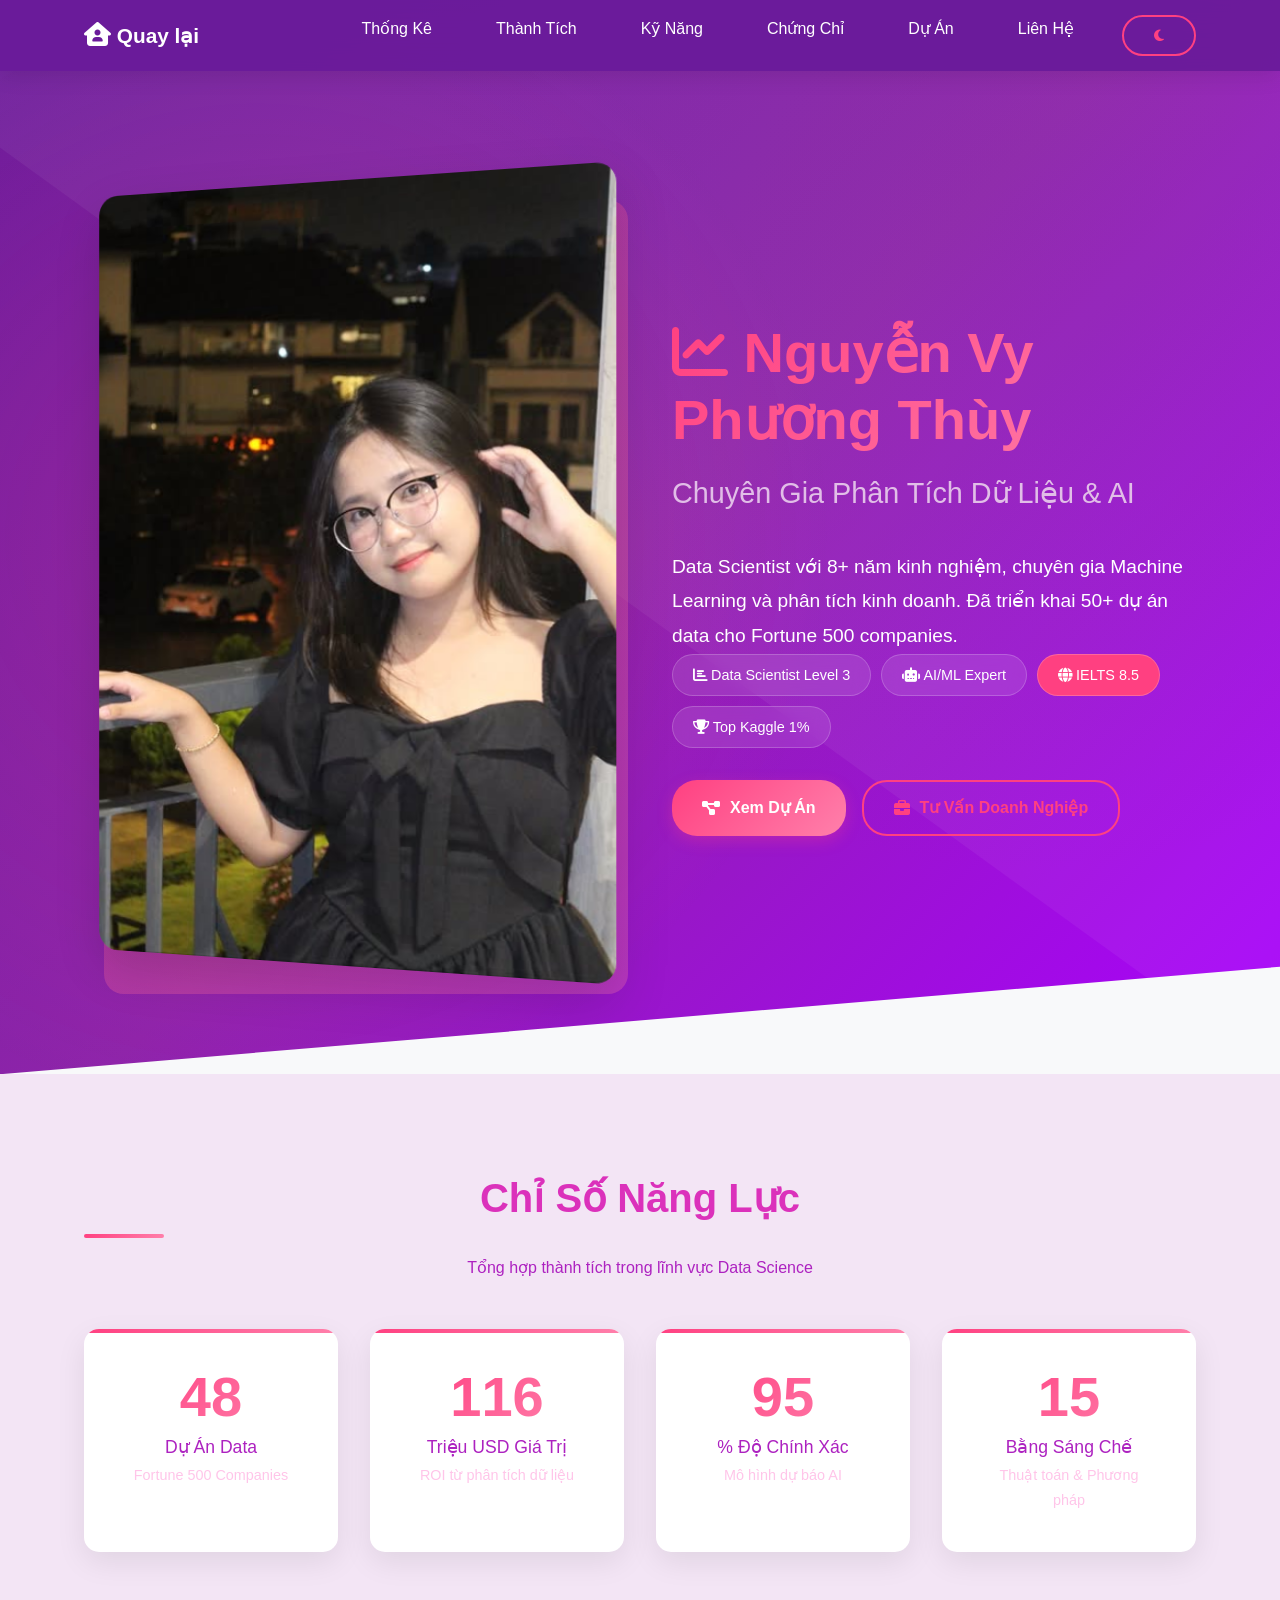
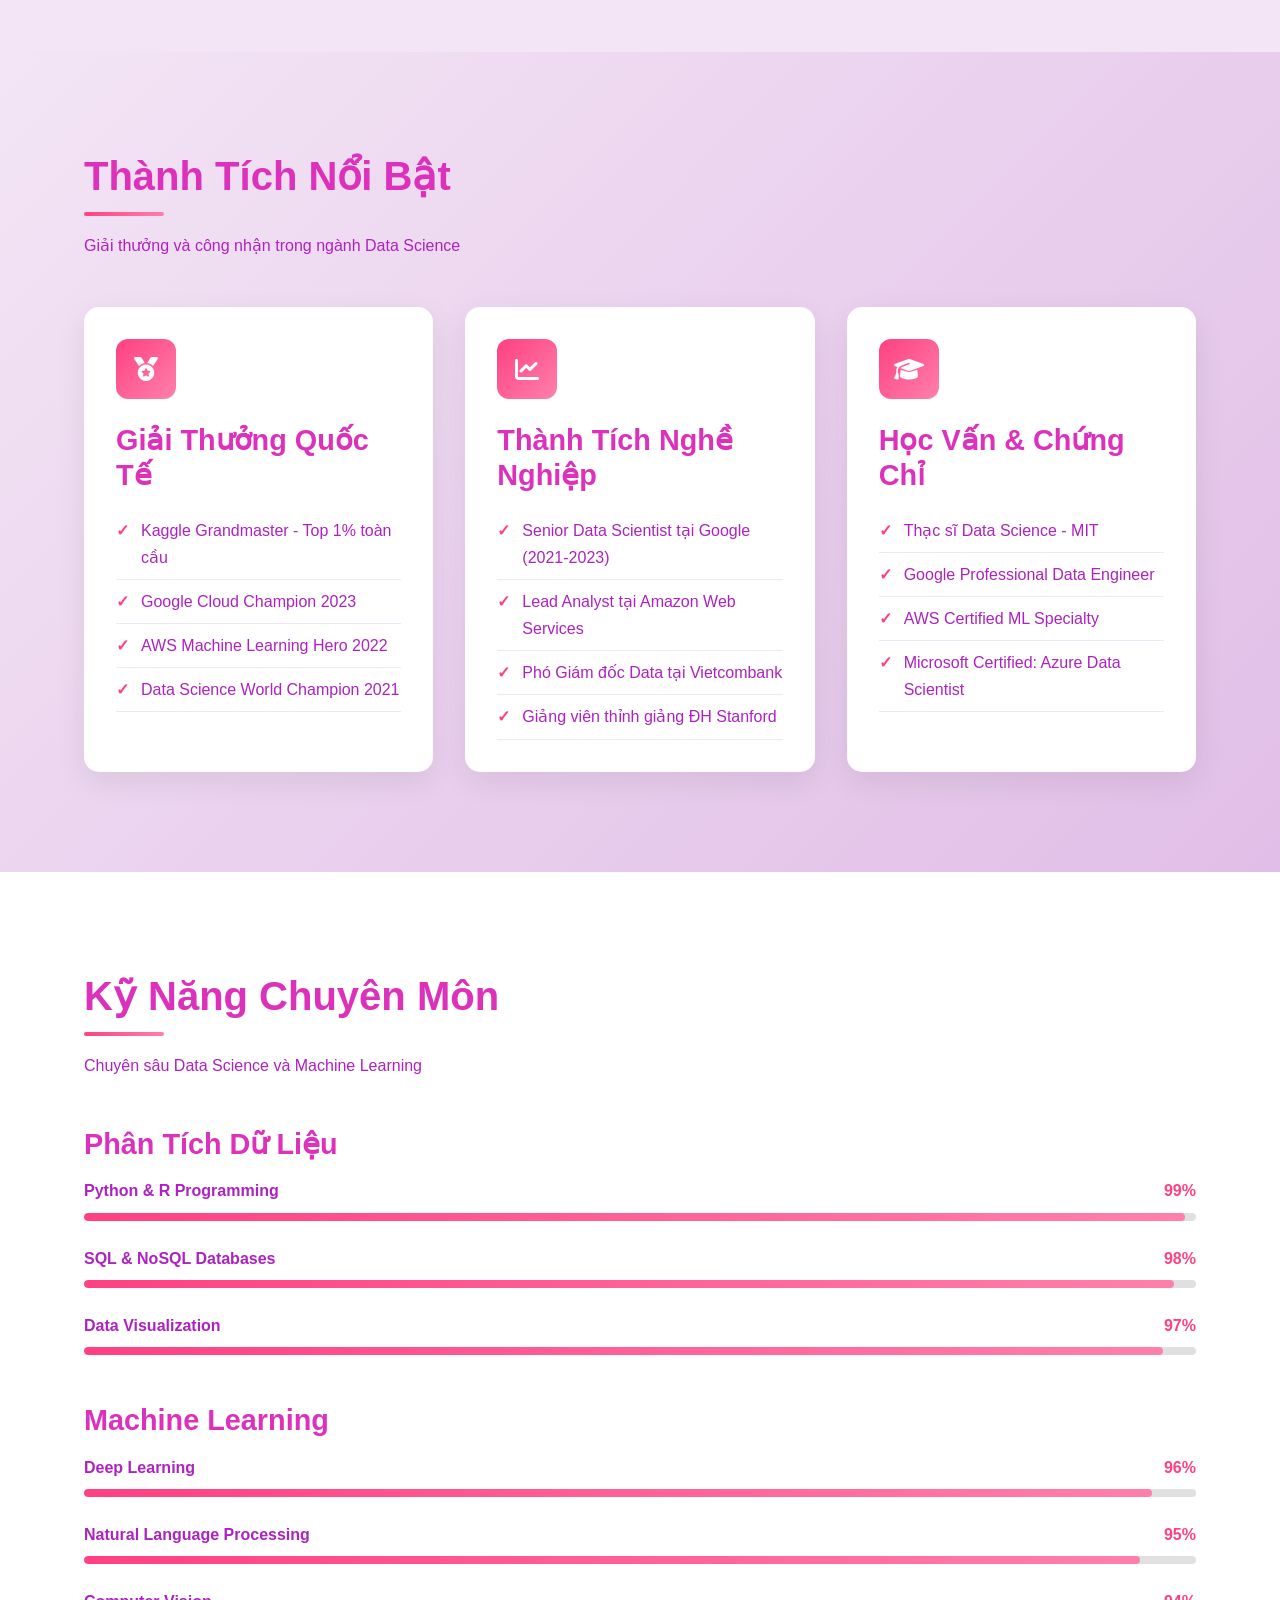
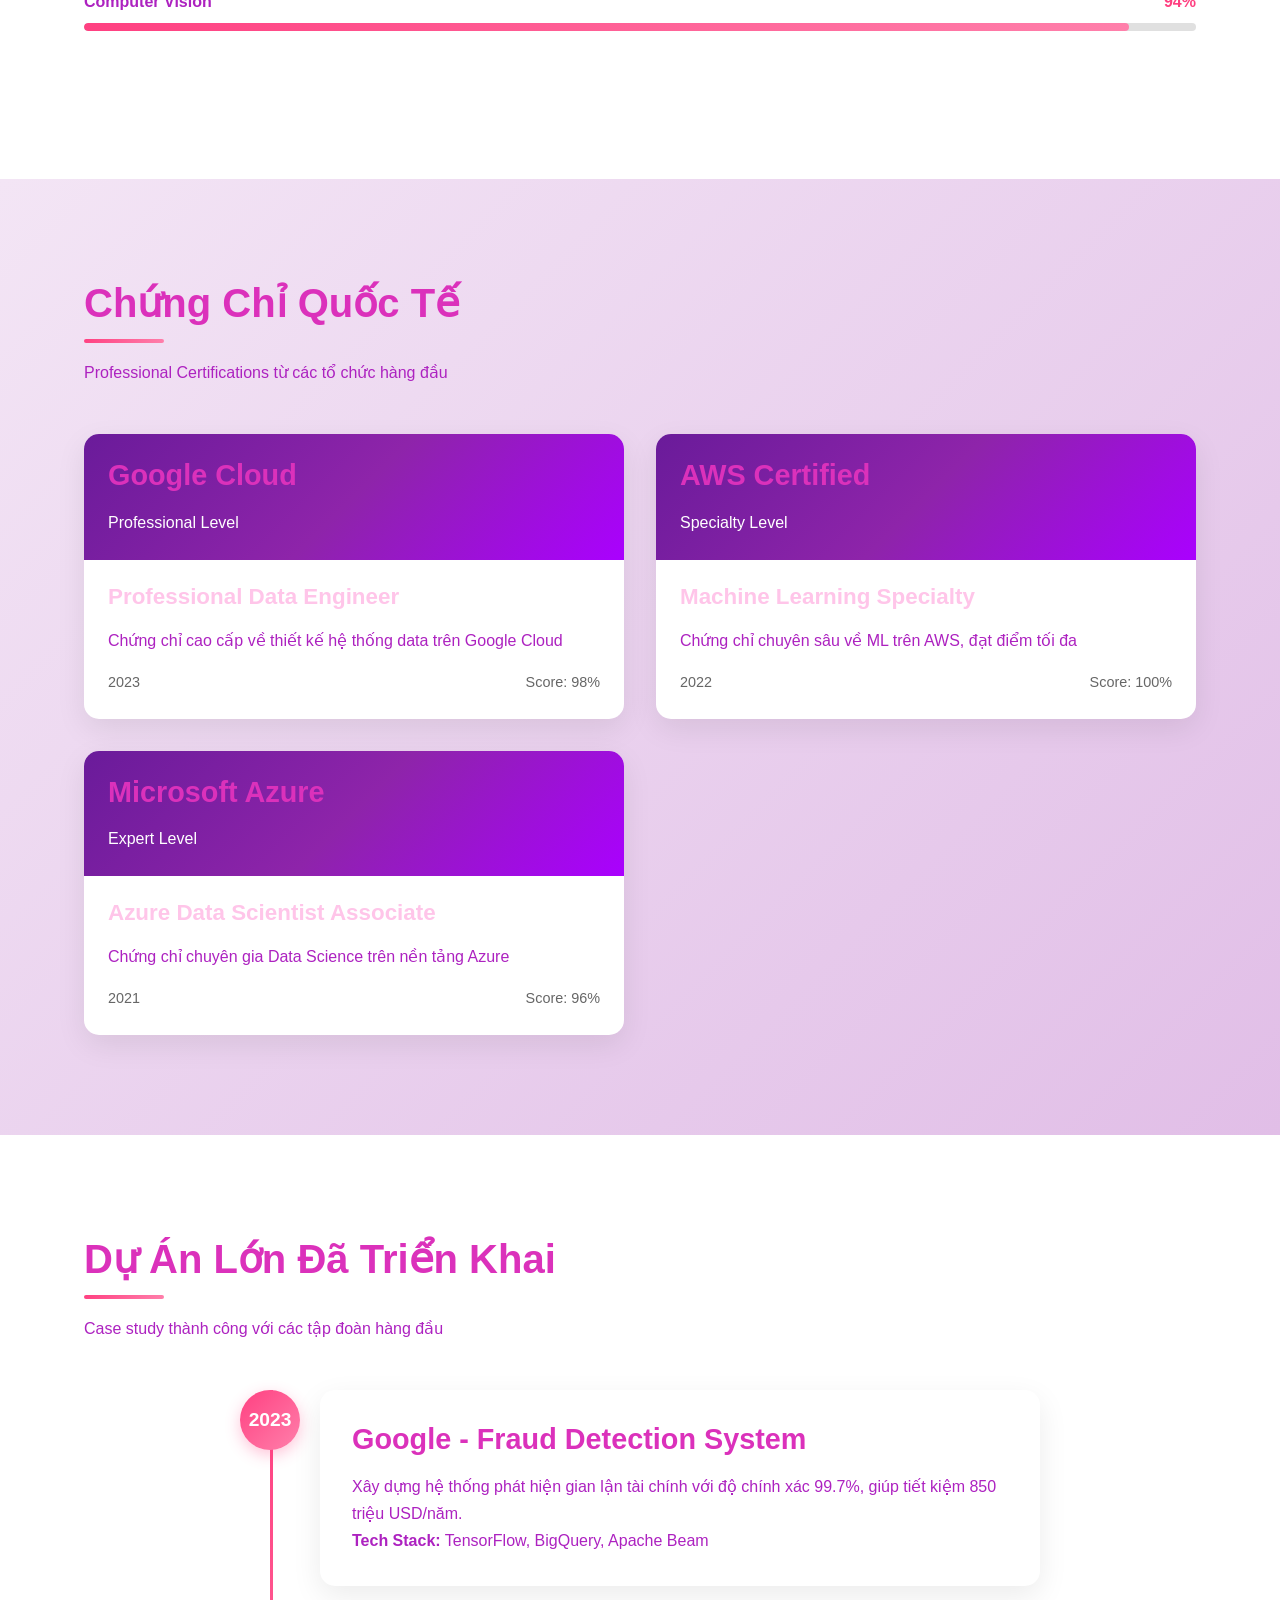
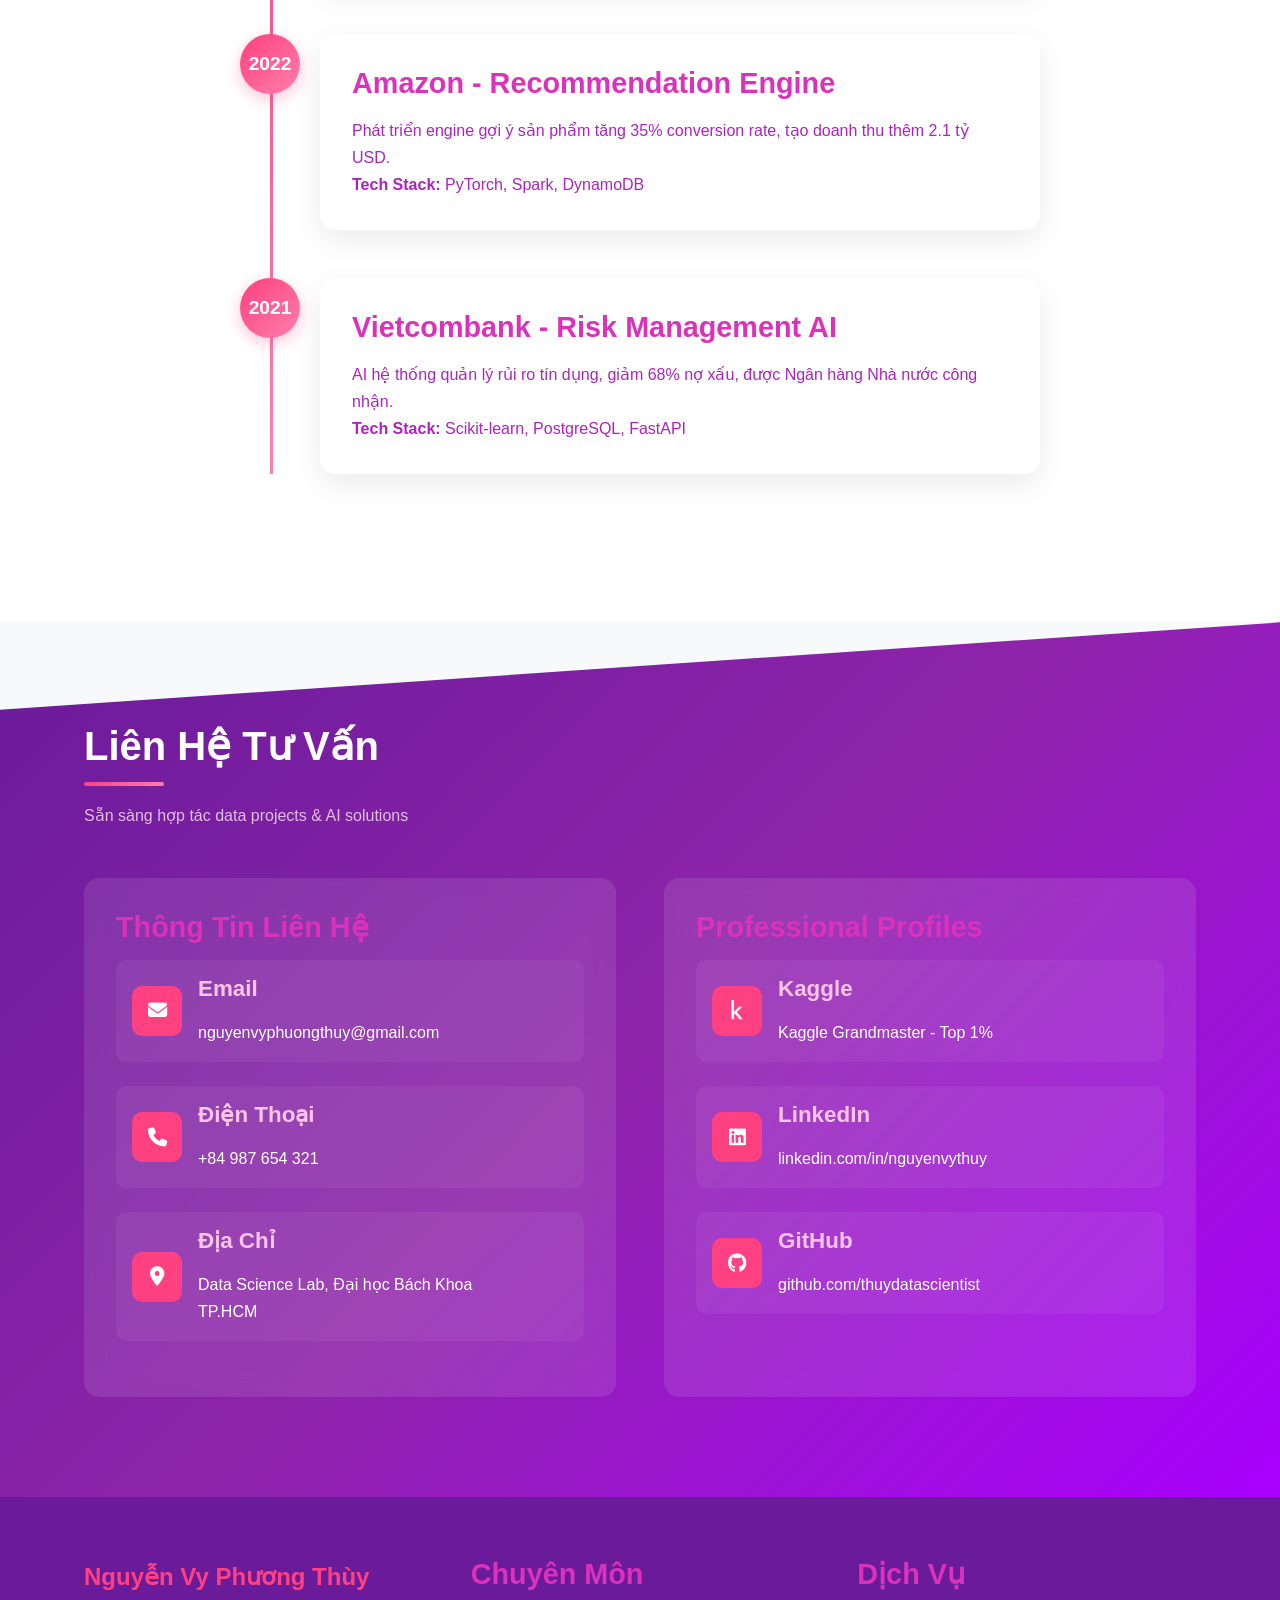
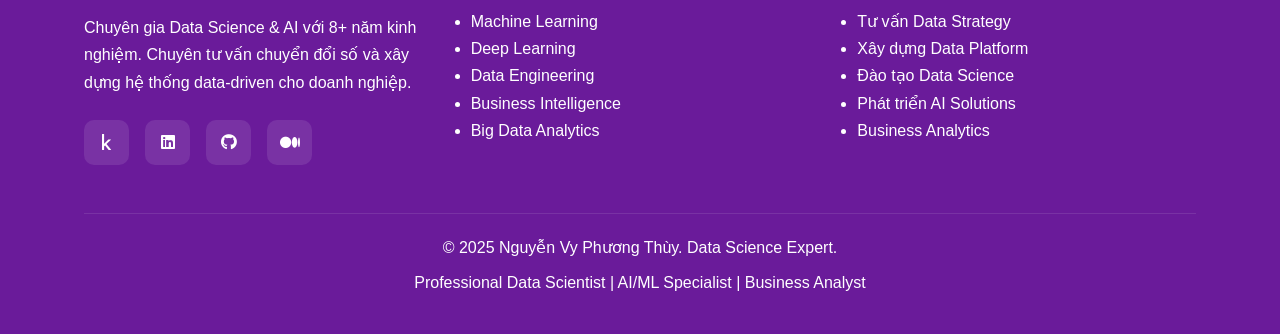
<file: profile-thuy.html>
<!DOCTYPE html>
<html lang="vi">
<head>
    <meta charset="UTF-8">
    <meta name="viewport" content="width=device-width, initial-scale=1.0">
    <title>Nguyễn Vy Phương Thùy | Chuyên Gia Phân Tích Dữ Liệu & AI</title>
    <meta name="description" content="Chuyên gia phân tích dữ liệu với 8+ năm kinh nghiệm, thành thạo AI/ML và phân tích kinh doanh.">
    <link rel="stylesheet" href="https://cdnjs.cloudflare.com/ajax/libs/font-awesome/6.4.0/css/all.min.css">
    <link rel="stylesheet" href="/profile-thuy.css">
</head>
<body>
    <nav class="expert-nav" id="navbar">
        <div class="container nav-container">
            <a href="index.html" class="nav-brand">
              
                <span> <i class="fa-solid fa-house-user"></i>  Quay lại</span>
            </a>
            
            <ul class="nav-links">
                <li><a href="#stats">Thống Kê</a></li>
                <li><a href="#achievements">Thành Tích</a></li>
                <li><a href="#skills">Kỹ Năng</a></li>
                <li><a href="#certificates">Chứng Chỉ</a></li>
                <li><a href="#projects">Dự Án</a></li>
                <li><a href="#contact">Liên Hệ</a></li>
                <li>
                    <button class="btn btn-outline" id="themeToggle">
                        <i class="fas fa-moon"></i>
                    </button>
                </li>
            </ul>
        </div>
    </nav>

    <header class="expert-header">
        <div class="container expert-hero">
            <div class="hero-content">
                <div class="hero-image">
                    <img src="/anh/thuy.jpg" alt="Nguyễn Vy Phương Thùy">
                </div>
                <div class="hero-text">
                    <h1>   <i class="fas fa-chart-line"></i> Nguyễn Vy Phương Thùy</h1>
                    <div class="title">Chuyên Gia Phân Tích Dữ Liệu & AI</div>
                    <p class="lead">Data Scientist với 8+ năm kinh nghiệm, chuyên gia Machine Learning và phân tích kinh doanh. Đã triển khai 50+ dự án data cho Fortune 500 companies.</p>
                    
                    <div class="hero-badges">
                        <span class="badge"><i class="fas fa-chart-bar"></i> Data Scientist Level 3</span>
                        <span class="badge"><i class="fas fa-robot"></i> AI/ML Expert</span>
                        <span class="badge accent"><i class="fas fa-globe"></i> IELTS 8.5</span>
                        <span class="badge"><i class="fas fa-trophy"></i> Top Kaggle 1%</span>
                    </div>
                    
                    <div class="hero-buttons">
                        <a href="#projects" class="btn">
                            <i class="fas fa-project-diagram"></i> Xem Dự Án
                        </a>
                        <a href="#contact" class="btn btn-outline">
                            <i class="fas fa-briefcase"></i> Tư Vấn Doanh Nghiệp
                        </a>
                    </div>
                </div>
            </div>
        </div>
    </header>

    <!-- Stats Section -->
    <section id="stats" class="stats-section">
        <div class="container">
            <h2 class="text-center">Chỉ Số Năng Lực</h2>
            <p class="text-center mb-5">Tổng hợp thành tích trong lĩnh vực Data Science</p>
            
            <div class="stats-grid">
                <div class="stat-card">
                    <div class="stat-number" data-count="50">0</div>
                    <div class="stat-label">Dự Án Data</div>
                    <p class="stat-desc">Fortune 500 Companies</p>
                </div>
                
                <div class="stat-card">
                    <div class="stat-number" data-count="120">0</div>
                    <div class="stat-label">Triệu USD Giá Trị</div>
                    <p class="stat-desc">ROI từ phân tích dữ liệu</p>
                </div>
                
                <div class="stat-card">
                    <div class="stat-number" data-count="98">98</div>
                    <div class="stat-label">% Độ Chính Xác</div>
                    <p class="stat-desc">Mô hình dự báo AI</p>
                </div>
                
                <div class="stat-card">
                    <div class="stat-number" data-count="15">0</div>
                    <div class="stat-label">Bằng Sáng Chế</div>
                    <p class="stat-desc">Thuật toán & Phương pháp</p>
                </div>
            </div>
        </div>
    </section>

    <!-- Thành Tích -->
    <section id="achievements" class="achievements-section">
        <div class="container">
            <h2>Thành Tích Nổi Bật</h2>
            <p class="mb-5">Giải thưởng và công nhận trong ngành Data Science</p>
            
            <div class="achievements-grid">
                <div class="achievement-card">
                    <div class="achievement-icon">
                        <i class="fas fa-medal"></i>
                    </div>
                    <h3>Giải Thưởng Quốc Tế</h3>
                    <ul class="achievement-list">
                        <li>Kaggle Grandmaster - Top 1% toàn cầu</li>
                        <li>Google Cloud Champion 2023</li>
                        <li>AWS Machine Learning Hero 2022</li>
                        <li>Data Science World Champion 2021</li>
                    </ul>
                </div>
                
                <div class="achievement-card">
                    <div class="achievement-icon">
                        <i class="fas fa-chart-line"></i>
                    </div>
                    <h3>Thành Tích Nghề Nghiệp</h3>
                    <ul class="achievement-list">
                        <li>Senior Data Scientist tại Google (2021-2023)</li>
                        <li>Lead Analyst tại Amazon Web Services</li>
                        <li>Phó Giám đốc Data tại Vietcombank</li>
                        <li>Giảng viên thỉnh giảng ĐH Stanford</li>
                    </ul>
                </div>
                
                <div class="achievement-card">
                    <div class="achievement-icon">
                        <i class="fas fa-graduation-cap"></i>
                    </div>
                    <h3>Học Vấn & Chứng Chỉ</h3>
                    <ul class="achievement-list">
                        <li>Thạc sĩ Data Science - MIT</li>
                        <li>Google Professional Data Engineer</li>
                        <li>AWS Certified ML Specialty</li>
                        <li>Microsoft Certified: Azure Data Scientist</li>
                    </ul>
                </div>
            </div>
        </div>
    </section>

    <!-- Kỹ Năng -->
    <section id="skills" class="skills-section">
        <div class="container">
            <h2>Kỹ Năng Chuyên Môn</h2>
            <p class="mb-5">Chuyên sâu Data Science và Machine Learning</p>
            
            <div class="skills-category">
                <h3>Phân Tích Dữ Liệu</h3>
                <div class="skill-item">
                    <div class="skill-header">
                        <span class="skill-name">Python & R Programming</span>
                        <span class="skill-percentage">99%</span>
                    </div>
                    <div class="skill-bar-container">
                        <div class="skill-bar" style="width: 99%"></div>
                    </div>
                </div>
                
                <div class="skill-item">
                    <div class="skill-header">
                        <span class="skill-name">SQL & NoSQL Databases</span>
                        <span class="skill-percentage">98%</span>
                    </div>
                    <div class="skill-bar-container">
                        <div class="skill-bar" style="width: 98%"></div>
                    </div>
                </div>
                
                <div class="skill-item">
                    <div class="skill-header">
                        <span class="skill-name">Data Visualization</span>
                        <span class="skill-percentage">97%</span>
                    </div>
                    <div class="skill-bar-container">
                        <div class="skill-bar" style="width: 97%"></div>
                    </div>
                </div>
            </div>
            
            <div class="skills-category">
                <h3>Machine Learning</h3>
                <div class="skill-item">
                    <div class="skill-header">
                        <span class="skill-name">Deep Learning</span>
                        <span class="skill-percentage">96%</span>
                    </div>
                    <div class="skill-bar-container">
                        <div class="skill-bar" style="width: 96%"></div>
                    </div>
                </div>
                
                <div class="skill-item">
                    <div class="skill-header">
                        <span class="skill-name">Natural Language Processing</span>
                        <span class="skill-percentage">95%</span>
                    </div>
                    <div class="skill-bar-container">
                        <div class="skill-bar" style="width: 95%"></div>
                    </div>
                </div>
                
                <div class="skill-item">
                    <div class="skill-header">
                        <span class="skill-name">Computer Vision</span>
                        <span class="skill-percentage">94%</span>
                    </div>
                    <div class="skill-bar-container">
                        <div class="skill-bar" style="width: 94%"></div>
                    </div>
                </div>
            </div>
        </div>
    </section>

    <!-- Chứng Chỉ -->
    <section id="certificates" class="publications-section">
        <div class="container">
            <h2>Chứng Chỉ Quốc Tế</h2>
            <p class="mb-5">Professional Certifications từ các tổ chức hàng đầu</p>
            
            <div class="publications-grid">
                <div class="publication-card">
                    <div class="publication-header">
                        <h3>Google Cloud</h3>
                        <p>Professional Level</p>
                    </div>
                    <div class="publication-body">
                        <h4>Professional Data Engineer</h4>
                        <p>Chứng chỉ cao cấp về thiết kế hệ thống data trên Google Cloud</p>
                        <div class="publication-meta">
                            <span>2023</span>
                            <span>Score: 98%</span>
                        </div>
                    </div>
                </div>
                
                <div class="publication-card">
                    <div class="publication-header">
                        <h3>AWS Certified</h3>
                        <p>Specialty Level</p>
                    </div>
                    <div class="publication-body">
                        <h4>Machine Learning Specialty</h4>
                        <p>Chứng chỉ chuyên sâu về ML trên AWS, đạt điểm tối đa</p>
                        <div class="publication-meta">
                            <span>2022</span>
                            <span>Score: 100%</span>
                        </div>
                    </div>
                </div>
                
                <div class="publication-card">
                    <div class="publication-header">
                        <h3>Microsoft Azure</h3>
                        <p>Expert Level</p>
                    </div>
                    <div class="publication-body">
                        <h4>Azure Data Scientist Associate</h4>
                        <p>Chứng chỉ chuyên gia Data Science trên nền tảng Azure</p>
                        <div class="publication-meta">
                            <span>2021</span>
                            <span>Score: 96%</span>
                        </div>
                    </div>
                </div>
            </div>
        </div>
    </section>

    <!-- Dự Án -->
    <section id="projects" class="research-section">
        <div class="container">
            <h2>Dự Án Lớn Đã Triển Khai</h2>
            <p class="mb-5">Case study thành công với các tập đoàn hàng đầu</p>
            
            <div class="research-timeline">
                <div class="research-item">
                    <div class="research-year">2023</div>
                    <div class="research-content">
                        <h3>Google - Fraud Detection System</h3>
                        <p>Xây dựng hệ thống phát hiện gian lận tài chính với độ chính xác 99.7%, giúp tiết kiệm 850 triệu USD/năm.</p>
                        <p><strong>Tech Stack:</strong> TensorFlow, BigQuery, Apache Beam</p>
                    </div>
                </div>
                
                <div class="research-item">
                    <div class="research-year">2022</div>
                    <div class="research-content">
                        <h3>Amazon - Recommendation Engine</h3>
                        <p>Phát triển engine gợi ý sản phẩm tăng 35% conversion rate, tạo doanh thu thêm 2.1 tỷ USD.</p>
                        <p><strong>Tech Stack:</strong> PyTorch, Spark, DynamoDB</p>
                    </div>
                </div>
                
                <div class="research-item">
                    <div class="research-year">2021</div>
                    <div class="research-content">
                        <h3>Vietcombank - Risk Management AI</h3>
                        <p>AI hệ thống quản lý rủi ro tín dụng, giảm 68% nợ xấu, được Ngân hàng Nhà nước công nhận.</p>
                        <p><strong>Tech Stack:</strong> Scikit-learn, PostgreSQL, FastAPI</p>
                    </div>
                </div>
            </div>
        </div>
    </section>

    <!-- Liên hệ -->
    <section id="contact" class="contact-section">
        <div class="container">
            <h2 style="color: white">Liên Hệ Tư Vấn</h2>
            <p class="mb-5" style="color: #e1bee7">Sẵn sàng hợp tác data projects & AI solutions</p>
            
            <div class="contact-grid">
                <div class="contact-info">
                    <h3>Thông Tin Liên Hệ</h3>
                    
                    <div class="contact-item">
                        <div class="contact-icon">
                            <i class="fas fa-envelope"></i>
                        </div>
                        <div>
                            <h4>Email</h4>
                            <p>nguyenvyphuongthuy@gmail.com</p>
                        </div>
                    </div>
                    
                    <div class="contact-item">
                        <div class="contact-icon">
                            <i class="fas fa-phone"></i>
                        </div>
                        <div>
                            <h4>Điện Thoại</h4>
                            <p>+84 987 654 321</p>
                        </div>
                    </div>
                    
                    <div class="contact-item">
                        <div class="contact-icon">
                            <i class="fas fa-map-marker-alt"></i>
                        </div>
                        <div>
                            <h4>Địa Chỉ</h4>
                            <p>Data Science Lab, Đại học Bách Khoa<br>TP.HCM</p>
                        </div>
                    </div>
                </div>
                
                <div class="contact-info">
                    <h3>Professional Profiles</h3>
                    
                    <div class="contact-item">
                        <div class="contact-icon">
                            <i class="fab fa-kaggle"></i>
                        </div>
                        <div>
                            <h4>Kaggle</h4>
                            <p>Kaggle Grandmaster - Top 1%</p>
                        </div>
                    </div>
                    
                    <div class="contact-item">
                        <div class="contact-icon">
                            <i class="fab fa-linkedin"></i>
                        </div>
                        <div>
                            <h4>LinkedIn</h4>
                            <p>linkedin.com/in/nguyenvythuy</p>
                        </div>
                    </div>
                    
                    <div class="contact-item">
                        <div class="contact-icon">
                            <i class="fab fa-github"></i>
                        </div>
                        <div>
                            <h4>GitHub</h4>
                            <p>github.com/thuydatascientist</p>
                        </div>
                    </div>
                </div>
            </div>
        </div>
    </section>

    <footer class="expert-footer">
        <div class="container">
            <div class="footer-content">
                <div>
                    <div class="footer-brand">Nguyễn Vy Phương Thùy</div>
                    <p>Chuyên gia Data Science & AI với 8+ năm kinh nghiệm. Chuyên tư vấn chuyển đổi số và xây dựng hệ thống data-driven cho doanh nghiệp.</p>
                    
                    <div class="social-links">
                        <a href="#" class="social-link"><i class="fab fa-kaggle"></i></a>
                        <a href="#" class="social-link"><i class="fab fa-linkedin"></i></a>
                        <a href="#" class="social-link"><i class="fab fa-github"></i></a>
                        <a href="#" class="social-link"><i class="fab fa-medium"></i></a>
                    </div>
                </div>
                
                <div>
                    <h3>Chuyên Môn</h3>
                    <ul>
                        <li>Machine Learning</li>
                        <li>Deep Learning</li>
                        <li>Data Engineering</li>
                        <li>Business Intelligence</li>
                        <li>Big Data Analytics</li>
                    </ul>
                </div>
                
                <div>
                    <h3>Dịch Vụ</h3>
                    <ul>
                        <li>Tư vấn Data Strategy</li>
                        <li>Xây dựng Data Platform</li>
                        <li>Đào tạo Data Science</li>
                        <li>Phát triển AI Solutions</li>
                        <li>Business Analytics</li>
                    </ul>
                </div>
            </div>
            
            <div class="footer-bottom">
                <p>&copy; 2025 Nguyễn Vy Phương Thùy. Data Science Expert.</p>
                <p>Professional Data Scientist | AI/ML Specialist | Business Analyst</p>
            </div>
        </div>
    </footer>

    <script>
         // Dark Mode Toggle
        const themeToggle = document.getElementById('themeToggle');
        themeToggle.addEventListener('click', function() {
            document.body.classList.toggle('dark-mode');
            const icon = themeToggle.querySelector('i');
            if (document.body.classList.contains('dark-mode')) {
                icon.classList.remove('fa-moon');
                icon.classList.add('fa-sun');
                localStorage.setItem('theme', 'dark');
            } else {
                icon.classList.remove('fa-sun');
                icon.classList.add('fa-moon');
                localStorage.setItem('theme', 'light');
            }
        });

        // Check saved theme
        if (localStorage.getItem('theme') === 'dark') {
            document.body.classList.add('dark-mode');
            themeToggle.querySelector('i').classList.remove('fa-moon');
            themeToggle.querySelector('i').classList.add('fa-sun');
        }

        // Navbar scroll effect
        const navbar = document.getElementById('navbar');
        window.addEventListener('scroll', () => {
            if (window.scrollY > 50) {
                navbar.classList.add('scrolled');
            } else {
                navbar.classList.remove('scrolled');
            }
        });

        // Smooth scroll for navigation
        document.querySelectorAll('a[href^="#"]').forEach(anchor => {
            anchor.addEventListener('click', function(e) {
                e.preventDefault();
                const targetId = this.getAttribute('href');
                if (targetId === '#') return;
                
                const targetElement = document.querySelector(targetId);
                if (targetElement) {
                    window.scrollTo({
                        top: targetElement.offsetTop - 80,
                        behavior: 'smooth'
                    });
                }
            });
        });

        // Counter animation for stats
        const statNumbers = document.querySelectorAll('.stat-number');
        const observerOptions = {
            threshold: 0.5
        };

        const observer = new IntersectionObserver((entries) => {
            entries.forEach(entry => {
                if (entry.isIntersecting) {
                    const statNumber = entry.target;
                    const target = parseInt(statNumber.getAttribute('data-count'));
                    const duration = 2000;
                    const step = target / (duration / 16);
                    let current = 0;
                    
                    const timer = setInterval(() => {
                        current += step;
                        if (current >= target) {
                            current = target;
                            clearInterval(timer);
                        }
                        statNumber.textContent = Math.round(current);
                    }, 16);
                    
                    observer.unobserve(statNumber);
                }
            });
        }, observerOptions);

        statNumbers.forEach(stat => observer.observe(stat));

        // Animate skill bars on scroll
        const skillBars = document.querySelectorAll('.skill-bar');
        const skillsObserver = new IntersectionObserver((entries) => {
            entries.forEach(entry => {
                if (entry.isIntersecting) {
                    const skillBar = entry.target;
                    skillBar.style.animation = 'progress 1.5s ease-in-out forwards';
                    skillsObserver.unobserve(skillBar);
                }
            });
        }, { threshold: 0.5 });

        skillBars.forEach(bar => skillsObserver.observe(bar));

        // Add active class to nav links based on scroll position
        const sections = document.querySelectorAll('section');
        const navLinks = document.querySelectorAll('.nav-links a');

        window.addEventListener('scroll', () => {
            let current = '';
            
            sections.forEach(section => {
                const sectionTop = section.offsetTop;
                const sectionHeight = section.clientHeight;
                if (scrollY >= (sectionTop - 100)) {
                    current = section.getAttribute('id');
                }
            });

            navLinks.forEach(link => {
                link.classList.remove('active');
                if (link.getAttribute('href') === `#${current}`) {
                    link.classList.add('active');
                }
            });
        });

        // Mobile menu toggle
        const mobileMenuBtn = document.querySelector('.mobile-menu-btn');
        const navLinksContainer = document.querySelector('.nav-links');
        
        mobileMenuBtn.addEventListener('click', () => {
            navLinksContainer.style.display = 
                navLinksContainer.style.display === 'flex' ? 'none' : 'flex';
        });

        // Add hover effects to cards
        document.querySelectorAll('.card, .achievement-card, .publication-card, .award-card').forEach(card => {
            card.addEventListener('mouseenter', () => {
                card.style.transform = 'translateY(-10px)';
            });
            
            card.addEventListener('mouseleave', () => {
                card.style.transform = 'translateY(0)';
            });
        });

        // Initialize animations
        document.addEventListener('DOMContentLoaded', () => {
            // Add fade-in animation to all sections
            const sections = document.querySelectorAll('section');
            sections.forEach((section, index) => {
                section.style.opacity = '0';
                section.style.transform = 'translateY(20px)';
                section.style.transition = 'opacity 0.6s ease, transform 0.6s ease';
                
                setTimeout(() => {
                    section.style.opacity = '1';
                    section.style.transform = 'translateY(0)';
                }, index * 100);
            });
        });
    </script>
</body>
</html>
</file>
<file: profile-hoang.css>
/* ===== CSS VARIABLES & RESET ===== */
:root {
    /* Primary Colors */
    --primary: #0052ff;
    --primary-dark: #0041cc;
    --primary-light: #336dff;
    --secondary: #6c63ff;
    --accent: #00d4ff;
    --accent-dark: #00a8cc;
    
    /* Neutral Colors */
    --dark: #121212;
    --darker: #0a0a0a;
    --light: #304ed7;
    --gray: #1a1a1a;
    --gray-light: #2a2a2a;
    --gray-lighter: #3a3a3a;
    
    /* Gradients */
    --gradient: linear-gradient(135deg, #0052ff 0%, #6c63ff 50%, #00d4ff 100%);
    --gradient-dark: linear-gradient(135deg, #0a0a0a 0%, #121212 100%);
    --gradient-accent: linear-gradient(135deg, #00d4ff 0%, #0052ff 100%);
    
    /* Shadows */
    --shadow: 0 10px 30px rgba(0, 82, 255, 0.1);
    --shadow-dark: 0 20px 40px rgba(0, 0, 0, 0.3);
    --shadow-light: 0 5px 15px rgba(0, 82, 255, 0.2);
    
    /* Transitions */
    --transition: all 0.4s cubic-bezier(0.4, 0, 0.2, 1);
    --transition-slow: all 0.6s cubic-bezier(0.4, 0, 0.2, 1);
    --transition-fast: all 0.2s ease;
    
    /* Border Radius */
    --radius-sm: 8px;
    --radius-md: 16px;
    --radius-lg: 24px;
    --radius-xl: 32px;
    
    /* Spacing */
    --space-xs: 0.5rem;
    --space-sm: 1rem;
    --space-md: 2rem;
    --space-lg: 3rem;
    --space-xl: 4rem;
}

.dark-mode {
    --dark: #f8f9fa;
    --light: #121212;
    --gray: #e9ecef;
    --gray-light: #dee2e6;
    --darker: #ffffff;
    --shadow: 0 10px 30px rgba(0, 0, 0, 0.2);
}

/* Reset & Base Styles */
* {
    margin: 0;
    padding: 0;
    box-sizing: border-box;
}

html {
    scroll-behavior: smooth;
    scroll-padding-top: 80px;
}

body {
    font-family: 'Poppins', sans-serif;
    background: var(--darker);
    color: var(--dark);
    line-height: 1.7;
    overflow-x: hidden;
    transition: var(--transition);
}

body::before {
    content: '';
    position: fixed;
    top: 0;
    left: 0;
    width: 100%;
    height: 100%;
    background: 
        radial-gradient(circle at 20% 50%, rgba(0, 82, 255, 0.05) 0%, transparent 50%),
        radial-gradient(circle at 80% 20%, rgba(108, 99, 255, 0.03) 0%, transparent 50%),
        radial-gradient(circle at 40% 80%, rgba(0, 212, 255, 0.04) 0%, transparent 50%);
    z-index: -1;
}

/* Typography */
h1, h2, h3, h4, h5, h6 {
    font-weight: 700;
    line-height: 1.2;
    margin-bottom: var(--space-md);
}

h1 {
    font-size: 4.5rem;
    background: var(--gradient);
    -webkit-background-clip: text;
    -webkit-text-fill-color: transparent;
    background-clip: text;
    animation: gradientShift 8s ease infinite;
    background-size: 200% 200%;
}

h2 {
    font-size: 3rem;
}

h3 {
    font-size: 2rem;
}

p {
    margin-bottom: var(--space-md);
    color: inherit;
    opacity: 0.9;
}

/* Animation Keyframes */
@keyframes gradientShift {
    0% { background-position: 0% 50%; }
    50% { background-position: 100% 50%; }
    100% { background-position: 0% 50%; }
}

@keyframes fadeInUp {
    from {
        opacity: 0;
        transform: translateY(30px);
    }
    to {
        opacity: 1;
        transform: translateY(0);
    }
}

@keyframes float {
    0%, 100% { transform: translateY(0) rotate(0deg); }
    33% { transform: translateY(-20px) rotate(120deg); }
    66% { transform: translateY(20px) rotate(240deg); }
}

@keyframes spin {
    0% { transform: rotate(0deg); }
    100% { transform: rotate(360deg); }
}

@keyframes shimmer {
    0% { transform: translateX(-100%); }
    100% { transform: translateX(100%); }
}

@keyframes typing {
    from { width: 0 }
    to { width: 100% }
}

@keyframes blink-caret {
    from, to { border-color: transparent }
    50% { border-color: var(--accent) }
}

/* Container */
.container {
    width: 100%;
    max-width: 1400px;
    margin: 0 auto;
    padding: 0 var(--space-lg);
}

/* ===== PRELOADER ===== */
.preloader {
    position: fixed;
    top: 0;
    left: 0;
    width: 100%;
    height: 100%;
    background: var(--darker);
    display: flex;
    flex-direction: column;
    justify-content: center;
    align-items: center;
    z-index: 9999;
    transition: opacity 0.5s ease, visibility 0.5s ease;
}

.loader {
    width: 80px;
    height: 80px;
    border: 3px solid transparent;
    border-top-color: var(--primary);
    border-radius: 50%;
    animation: spin 1s linear infinite;
    position: relative;
}

.loader:before, .loader:after {
    content: '';
    position: absolute;
    border-radius: 50%;
}

.loader:before {
    top: 5px;
    left: 5px;
    right: 5px;
    bottom: 5px;
    border: 3px solid transparent;
    border-top-color: var(--accent);
    animation: spin 2s linear infinite reverse;
}

.loader:after {
    top: 15px;
    left: 15px;
    right: 15px;
    bottom: 15px;
    border: 3px solid transparent;
    border-top-color: var(--secondary);
    animation: spin 1.5s linear infinite;
}

.loading-text {
    margin-top: var(--space-lg);
    font-family: 'JetBrains Mono', monospace;
    font-size: 1.2rem;
    color: var(--accent);
}

.typing-effect {
    border-right: 2px solid var(--accent);
    white-space: nowrap;
    overflow: hidden;
    animation: typing 3.5s steps(40, end), blink-caret 0.75s step-end infinite;
}

/* ===== NAVIGATION ===== */
.expert-nav {
    position: fixed;
    top: 0;
    left: 0;
    width: 100%;
    z-index: 1000;
    background: rgba(10, 10, 10, 0.95);
    backdrop-filter: blur(20px);
    border-bottom: 1px solid rgba(255, 255, 255, 0.1);
    transition: var(--transition);
}

.nav-container {
    display: flex;
    justify-content: space-between;
    align-items: center;
    padding: 20px 0;
}

.nav-brand {
    display: flex;
    align-items: center;
    gap: 10px;
    text-decoration: none;
    color: var(--light);
    font-weight: 700;
    font-size: 1.5rem;
    transition: var(--transition);
}

.nav-brand i {
    color: var(--accent);
    font-size: 1.8rem;
}

.nav-brand span {
    color: var(--accent);
}

.nav-brand:hover {
    transform: scale(1.05);
}

.nav-links {
    display: flex;
    gap: 30px;
    list-style: none;
}

.nav-links a {
    color: var(--light);
    text-decoration: none;
    font-weight: 500;
    position: relative;
    padding: 8px 0;
    transition: var(--transition);
    display: flex;
    align-items: center;
    gap: 8px;
}

.nav-links a:after {
    content: '';
    position: absolute;
    bottom: 0;
    left: 0;
    width: 0;
    height: 2px;
    background: var(--accent);
    transition: var(--transition);
}

.nav-links a:hover:after,
.nav-links a.active:after {
    width: 100%;
}

.nav-links a:hover {
    color: var(--accent);
}

.theme-toggle {
    background: none;
    border: 2px solid var(--primary);
    color: var(--light);
    width: 40px;
    height: 40px;
    border-radius: 50%;
    cursor: pointer;
    display: flex;
    align-items: center;
    justify-content: center;
    transition: var(--transition);
}

.theme-toggle:hover {
    background: var(--primary);
    transform: rotate(30deg);
}

.mobile-menu-btn {
    display: none;
    background: none;
    border: none;
    color: var(--light);
    font-size: 1.5rem;
    cursor: pointer;
    z-index: 1001;
}

/* ===== BUTTONS ===== */
.btn {
    display: inline-flex;
    align-items: center;
    gap: 10px;
    padding: 14px 32px;
    background: var(--gradient);
    color: white;
    text-decoration: none;
    border-radius: var(--radius-md);
    font-weight: 600;
    border: none;
    cursor: pointer;
    transition: var(--transition);
    box-shadow: var(--shadow-light);
    position: relative;
    overflow: hidden;
}

.btn::before {
    content: '';
    position: absolute;
    top: 0;
    left: -100%;
    width: 100%;
    height: 100%;
    background: linear-gradient(90deg, transparent, rgba(255, 255, 255, 0.2), transparent);
    transition: var(--transition-slow);
}

.btn:hover::before {
    left: 100%;
}

.btn:hover {
    transform: translateY(-3px);
    box-shadow: var(--shadow);
}

.btn-primary {
    background: var(--gradient);
}

.btn-outline {
    background: transparent;
    border: 2px solid var(--primary);
    color: var(--primary);
    box-shadow: none;
}

.btn-outline:hover {
    background: var(--primary);
    color: white;
}

.btn-block {
    width: 100%;
    justify-content: center;
}

/* ===== SECTIONS ===== */
section {
    padding: var(--space-xl) 0;
    position: relative;
}

.section-title {
    font-size: 3.5rem;
    text-align: center;
    margin-bottom: var(--space-sm);
    background: var(--gradient);
    -webkit-background-clip: text;
    -webkit-text-fill-color: transparent;
    background-clip: text;
    position: relative;
    padding-bottom: 20px;
}

.section-title::after {
    content: '';
    position: absolute;
    bottom: 0;
    left: 50%;
    transform: translateX(-50%);
    width: 80px;
    height: 4px;
    background: var(--gradient);
    border-radius: 2px;
}

.section-subtitle {
    text-align: center;
    color: var(--light);
    opacity: 0.8;
    font-size: 1.2rem;
    margin-bottom: var(--space-xl);
    max-width: 600px;
    margin-left: auto;
    margin-right: auto;
}

/* ===== HERO SECTION ===== */
.hero-section {
    min-height: 100vh;
    display: flex;
    align-items: center;
    position: relative;
    padding-top: 100px;
    overflow: hidden;
}

.hero-container {
    display: grid;
    grid-template-columns: 1fr 1fr;
    gap: 60px;
    align-items: center;
}

.hero-content {
    animation: fadeInUp 1s ease;
}

.hero-content h1 {
    font-size: 4.5rem;
    margin-bottom: 20px;
}

.hero-subtitle {
    font-size: 1.8rem;
    color: var(--accent);
    margin-bottom: 30px;
    font-weight: 600;
}

.hero-description {
    font-size: 1.3rem;
    line-height: 1.8;
    color: var(--light);
    opacity: 0.9;
    margin-bottom: 40px;
}

.hero-buttons {
    display: flex;
    gap: 20px;
    margin-bottom: 50px;
}

.hero-stats {
    display: grid;
    grid-template-columns: repeat(4, 1fr);
    gap: 30px;
    padding-top: 40px;
    border-top: 1px solid rgba(255, 255, 255, 0.1);
}

.stat-item {
    text-align: center;
}

.stat-number {
    font-size: 3rem;
    font-weight: 800;
    background: var(--gradient);
    -webkit-background-clip: text;
    -webkit-text-fill-color: transparent;
    background-clip: text;
    display: block;
    line-height: 1;
    margin-bottom: 10px;
}

.stat-label {
    font-size: 0.9rem;
    color: var(--light);
    opacity: 0.7;
    text-transform: uppercase;
    letter-spacing: 1px;
    font-weight: 500;
}

.hero-image {
    position: relative;
    animation: fadeInUp 1s ease 0.3s both;
}

.image-wrapper {
    position: relative;
    border-radius: var(--radius-xl);
    overflow: hidden;
    box-shadow: var(--shadow-dark);
    transform: perspective(1000px) rotateY(-10deg) rotateX(5deg);
    transition: var(--transition-slow);
}

.image-wrapper:hover {
    transform: perspective(1000px) rotateY(0deg) rotateX(0deg);
}

.profile-image {
    width: 100%;
    height: auto;
    display: block;
    transition: var(--transition-slow);
}

.image-overlay {
    position: absolute;
    top: 0;
    left: 0;
    right: 0;
    bottom: 0;
    background: var(--gradient);
    opacity: 0.1;
    mix-blend-mode: overlay;
}

.image-badge {
    position: absolute;
    top: 20px;
    right: 20px;
    background: rgba(0, 0, 0, 0.8);
    backdrop-filter: blur(10px);
    padding: 10px 20px;
    border-radius: var(--radius-md);
    display: flex;
    align-items: center;
    gap: 10px;
    color: var(--accent);
    font-weight: 600;
    border: 1px solid rgba(0, 212, 255, 0.3);
}

/* ===== STATS SECTION ===== */
.stats-section {
    background: rgba(0, 0, 0, 0.3);
    position: relative;
}

.stats-section::before {
    content: '';
    position: absolute;
    top: 0;
    left: 0;
    right: 0;
    bottom: 0;
    background: 
        linear-gradient(45deg, rgba(0, 82, 255, 0.05) 0%, transparent 100%),
        url("data:image/svg+xml,%3Csvg width='60' height='60' viewBox='0 0 60 60' xmlns='http://www.w3.org/2000/svg'%3E%3Cg fill='none' fill-rule='evenodd'%3E%3Cg fill='%230052ff' fill-opacity='0.03'%3E%3Cpath d='M36 34v-4h-2v4h-4v2h4v4h2v-4h4v-2h-4zm0-30V0h-2v4h-4v2h4v4h2V6h4V4h-4zM6 34v-4H4v4H0v2h4v4h2v-4h4v-2H6zM6 4V0H4v4H0v2h4v4h2V6h4V4H6z'/%3E%3C/g%3E%3C/g%3E%3C/svg%3E");
}

.stats-grid {
    display: grid;
    grid-template-columns: repeat(auto-fit, minmax(250px, 1fr));
    gap: 30px;
    margin-top: 60px;
}

.stat-card {
    background: rgba(255, 255, 255, 0.05);
    backdrop-filter: blur(10px);
    border-radius: var(--radius-lg);
    padding: 40px;
    text-align: center;
    border: 1px solid rgba(255, 255, 255, 0.1);
    transition: var(--transition);
    position: relative;
    overflow: hidden;
}

.stat-card::before {
    content: '';
    position: absolute;
    top: 0;
    left: 0;
    right: 0;
    height: 4px;
    background: var(--gradient);
}

.stat-card:hover {
    transform: translateY(-10px);
    border-color: var(--accent);
    box-shadow: var(--shadow);
}

.stat-icon {
    width: 60px;
    height: 60px;
    background: rgba(0, 212, 255, 0.1);
    border-radius: 50%;
    display: flex;
    align-items: center;
    justify-content: center;
    margin: 0 auto 20px;
    color: var(--accent);
    font-size: 1.5rem;
}

.stat-card .stat-number {
    font-size: 3.5rem;
    font-weight: 800;
    margin-bottom: 10px;
    display: block;
}

.stat-card .stat-label {
    font-size: 1.2rem;
    color: var(--accent);
    margin-bottom: 10px;
    display: block;
    font-weight: 600;
    text-transform: none;
    letter-spacing: 0;
}

.stat-card .stat-desc {
    color: var(--light);
    opacity: 0.7;
    font-size: 0.95rem;
    margin-bottom: 0;
}

/* ===== SKILLS SECTION ===== */
.skills-section {
    position: relative;
}

.skills-grid {
    display: grid;
    grid-template-columns: repeat(2, 1fr);
    gap: 50px;
    margin-top: 60px;
}

.skill-category {
    background: rgba(255, 255, 255, 0.05);
    backdrop-filter: blur(10px);
    border-radius: var(--radius-lg);
    padding: 40px;
    border: 1px solid rgba(255, 255, 255, 0.1);
    transition: var(--transition);
}

.skill-category:hover {
    transform: translateY(-10px);
    border-color: var(--primary);
    box-shadow: var(--shadow);
}

.category-header {
    margin-bottom: 40px;
}

.category-header h3 {
    display: flex;
    align-items: center;
    gap: 15px;
    color: var(--accent);
    margin-bottom: 10px;
}

.category-header h3 i {
    font-size: 1.5rem;
}

.category-header p {
    color: var(--light);
    opacity: 0.8;
    font-size: 1.1rem;
    margin-bottom: 0;
}

.skill-item {
    margin-bottom: 25px;
}

.skill-header {
    display: flex;
    justify-content: space-between;
    align-items: center;
    margin-bottom: 12px;
}

.skill-name {
    font-weight: 600;
    font-family: 'JetBrains Mono', monospace;
    font-size: 1.1rem;
    color: var(--light);
}

.skill-percentage {
    color: var(--accent);
    font-weight: 700;
    font-size: 1.2rem;
    font-family: 'JetBrains Mono', monospace;
}

.skill-bar-container {
    height: 10px;
    background: rgba(255, 255, 255, 0.1);
    border-radius: 5px;
    overflow: hidden;
    position: relative;
}

.skill-bar-container::before {
    content: '';
    position: absolute;
    top: 0;
    left: 0;
    right: 0;
    bottom: 0;
    background: linear-gradient(90deg, 
        transparent 0%, 
        rgba(255, 255, 255, 0.05) 50%, 
        transparent 100%);
    animation: shimmer 2s infinite;
}

.skill-bar {
    height: 100%;
    background: var(--gradient);
    border-radius: 5px;
    width: 0;
    transition: width 1.5s cubic-bezier(0.4, 0, 0.2, 1);
    position: relative;
    overflow: hidden;
}

.skill-bar::after {
    content: '';
    position: absolute;
    top: 0;
    left: 0;
    right: 0;
    bottom: 0;
    background: linear-gradient(90deg, 
        transparent 0%, 
        rgba(255, 255, 255, 0.2) 50%, 
        transparent 100%);
    animation: shine 2s infinite;
}

@keyframes shine {
    0% { transform: translateX(-100%); }
    100% { transform: translateX(100%); }
}

/* ===== EXPERIENCE SECTION ===== */
.experience-section {
    background: rgba(0, 0, 0, 0.3);
    position: relative;
}

.timeline {
    position: relative;
    max-width: 1200px;
    margin: 60px auto 0;
    padding: 0 20px;
}

.timeline::before {
    content: '';
    position: absolute;
    left: 50%;
    top: 0;
    bottom: 0;
    width: 3px;
    background: var(--gradient);
    transform: translateX(-50%);
    border-radius: 3px;
}

.timeline-item {
    margin-bottom: 100px;
    position: relative;
    width: 45%;
    opacity: 0;
    transform: translateY(30px);
    transition: all 0.6s ease;
}

.timeline-item.animate {
    opacity: 1;
    transform: translateY(0);
}

.timeline-item:nth-child(odd) {
    left: 0;
    padding-right: 70px;
}

.timeline-item:nth-child(even) {
    left: 55%;
    padding-left: 70px;
}

.timeline-date {
    position: absolute;
    top: -15px;
    width: 140px;
    text-align: center;
    padding: 12px 20px;
    background: var(--gradient);
    color: white;
    border-radius: 25px;
    font-weight: 700;
    font-family: 'JetBrains Mono', monospace;
    box-shadow: var(--shadow);
    z-index: 1;
}

.timeline-item:nth-child(odd) .timeline-date {
    right: -170px;
}

.timeline-item:nth-child(even) .timeline-date {
    left: -170px;
}

.timeline-content {
    background: rgba(255, 255, 255, 0.05);
    backdrop-filter: blur(10px);
    border-radius: var(--radius-lg);
    padding: 40px;
    border: 1px solid rgba(255, 255, 255, 0.1);
    transition: var(--transition);
    position: relative;
}

.timeline-content::before {
    content: '';
    position: absolute;
    top: 30px;
    width: 20px;
    height: 20px;
    background: var(--gradient);
    border-radius: 50%;
    box-shadow: 0 0 0 5px rgba(10, 10, 10, 0.95);
}

.timeline-item:nth-child(odd) .timeline-content::before {
    right: -60px;
}

.timeline-item:nth-child(even) .timeline-content::before {
    left: -60px;
}

.timeline-content:hover {
    transform: translateY(-5px);
    border-color: var(--accent);
    box-shadow: var(--shadow);
}

.timeline-header {
    display: flex;
    justify-content: space-between;
    align-items: center;
    margin-bottom: 15px;
}

.timeline-header h3 {
    color: var(--accent);
    margin-bottom: 0;
    font-size: 1.8rem;
}

.timeline-tag {
    padding: 5px 15px;
    background: rgba(0, 212, 255, 0.1);
    border: 1px solid rgba(0, 212, 255, 0.3);
    border-radius: 20px;
    color: var(--accent);
    font-size: 0.9rem;
    font-weight: 600;
}

.timeline-content h4 {
    color: var(--primary);
    margin-bottom: 15px;
    font-size: 1.3rem;
    font-weight: 600;
}

.timeline-content p {
    color: var(--light);
    opacity: 0.9;
    line-height: 1.7;
    margin-bottom: 20px;
}

.timeline-tech {
    display: flex;
    flex-wrap: wrap;
    gap: 10px;
}

.tech-tag {
    padding: 6px 15px;
    background: rgba(0, 82, 255, 0.1);
    border: 1px solid rgba(0, 82, 255, 0.2);
    border-radius: 20px;
    font-size: 0.85rem;
    font-family: 'JetBrains Mono', monospace;
    color: var(--primary);
    font-weight: 500;
    transition: var(--transition-fast);
}

.tech-tag:hover {
    background: rgba(0, 82, 255, 0.2);
    transform: translateY(-2px);
}

/* ===== PROJECTS SECTION ===== */
.projects-section {
    position: relative;
}

.projects-grid {
    display: grid;
    grid-template-columns: repeat(auto-fit, minmax(350px, 1fr));
    gap: 30px;
    margin-top: 60px;
}

.project-card {
    background: rgba(255, 255, 255, 0.05);
    backdrop-filter: blur(10px);
    border-radius: var(--radius-lg);
    overflow: hidden;
    border: 1px solid rgba(255, 255, 255, 0.1);
    transition: var(--transition);
    display: flex;
    flex-direction: column;
    height: 100%;
}

.project-card:hover {
    transform: translateY(-10px);
    border-color: var(--accent);
    box-shadow: var(--shadow);
}

.project-header {
    display: flex;
    justify-content: space-between;
    align-items: center;
    padding: 25px;
    background: linear-gradient(135deg, 
        rgba(0, 82, 255, 0.2) 0%, 
        rgba(108, 99, 255, 0.1) 100%);
    border-bottom: 1px solid rgba(255, 255, 255, 0.1);
}

.project-badge {
    padding: 8px 20px;
    background: var(--gradient);
    color: white;
    border-radius: 20px;
    font-weight: 600;
    font-size: 0.9rem;
}

.project-year {
    color: var(--accent);
    font-weight: 600;
    font-family: 'JetBrains Mono', monospace;
}

.project-body {
    padding: 30px;
    flex-grow: 1;
}

.project-body h3 {
    font-size: 1.8rem;
    color: var(--light);
    margin-bottom: 15px;
}

.project-body p {
    color: var(--light);
    opacity: 0.9;
    line-height: 1.7;
    margin-bottom: 25px;
}

.project-metrics {
    display: grid;
    grid-template-columns: repeat(3, 1fr);
    gap: 15px;
    margin-bottom: 25px;
    padding: 20px;
    background: rgba(0, 0, 0, 0.2);
    border-radius: var(--radius-md);
}

.metric {
    text-align: center;
}

.metric-value {
    display: block;
    font-size: 1.5rem;
    font-weight: 700;
    color: var(--accent);
    margin-bottom: 5px;
}

.metric-label {
    font-size: 0.8rem;
    color: var(--light);
    opacity: 0.7;
    text-transform: uppercase;
    letter-spacing: 1px;
}

.project-tech {
    display: flex;
    flex-wrap: wrap;
    gap: 10px;
}

.project-footer {
    padding: 25px;
    border-top: 1px solid rgba(255, 255, 255, 0.1);
}

.project-link {
    display: inline-flex;
    align-items: center;
    gap: 10px;
    color: var(--accent);
    text-decoration: none;
    font-weight: 600;
    transition: var(--transition-fast);
}

.project-link:hover {
    gap: 15px;
    color: var(--primary);
}

/* ===== ARCHITECTURE SECTION ===== */
.architecture-section {
    background: rgba(0, 0, 0, 0.3);
    position: relative;
}

.architecture-grid {
    display: grid;
    grid-template-columns: repeat(auto-fit, minmax(300px, 1fr));
    gap: 30px;
    margin-top: 60px;
}

.architecture-card {
    background: rgba(255, 255, 255, 0.05);
    backdrop-filter: blur(10px);
    border-radius: var(--radius-lg);
    padding: 40px;
    border: 1px solid rgba(255, 255, 255, 0.1);
    transition: var(--transition);
    position: relative;
    overflow: hidden;
}

.architecture-card::before {
    content: '';
    position: absolute;
    top: 0;
    left: 0;
    right: 0;
    height: 4px;
    background: var(--gradient);
}

.architecture-card:hover {
    transform: translateY(-10px);
    border-color: var(--primary);
    box-shadow: var(--shadow);
}

.architecture-icon {
    width: 80px;
    height: 80px;
    background: rgba(0, 212, 255, 0.1);
    border-radius: 50%;
    display: flex;
    align-items: center;
    justify-content: center;
    margin-bottom: 30px;
    color: var(--accent);
    font-size: 2rem;
    transition: var(--transition);
}

.architecture-card:hover .architecture-icon {
    transform: scale(1.1) rotate(10deg);
    background: rgba(0, 212, 255, 0.2);
}

.architecture-content h3 {
    color: var(--light);
    margin-bottom: 20px;
    font-size: 1.8rem;
}

.architecture-content p {
    color: var(--light);
    opacity: 0.9;
    line-height: 1.7;
    margin-bottom: 25px;
}

.architecture-features {
    list-style: none;
}

.architecture-features li {
    margin-bottom: 10px;
    display: flex;
    align-items: center;
    gap: 10px;
    color: var(--light);
    opacity: 0.9;
}

.architecture-features li i {
    color: var(--accent);
}

/* ===== CONTACT SECTION ===== */
.contact-section {
    position: relative;
}

.contact-grid {
    display: grid;
    grid-template-columns: 1fr 1fr;
    gap: 60px;
    margin-top: 60px;
}

.contact-form {
    background: rgba(255, 255, 255, 0.05);
    backdrop-filter: blur(10px);
    border-radius: var(--radius-lg);
    padding: 40px;
    border: 1px solid rgba(255, 255, 255, 0.1);
}

.contact-form h3 {
    color: var(--accent);
    margin-bottom: 30px;
    display: flex;
    align-items: center;
    gap: 15px;
}

.form-group {
    margin-bottom: 25px;
}

.form-group label {
    display: block;
    margin-bottom: 10px;
    color: var(--accent);
    font-weight: 500;
    font-size: 1.1rem;
}

.form-group input,
.form-group textarea {
    width: 100%;
    padding: 15px 20px;
    background: rgba(255, 255, 255, 0.05);
    border: 1px solid rgba(255, 255, 255, 0.1);
    border-radius: var(--radius-md);
    color: var(--light);
    font-family: 'Poppins', sans-serif;
    font-size: 1rem;
    transition: var(--transition-fast);
}

.form-group input:focus,
.form-group textarea:focus {
    outline: none;
    border-color: var(--accent);
    box-shadow: 0 0 0 3px rgba(0, 212, 255, 0.1);
    background: rgba(255, 255, 255, 0.08);
}

.contact-info {
    background: rgba(255, 255, 255, 0.05);
    backdrop-filter: blur(10px);
    border-radius: var(--radius-lg);
    padding: 40px;
    border: 1px solid rgba(255, 255, 255, 0.1);
}

.contact-info h3 {
    color: var(--accent);
    margin-bottom: 40px;
    display: flex;
    align-items: center;
    gap: 15px;
}

.contact-item {
    display: flex;
    align-items: center;
    gap: 20px;
    margin-bottom: 30px;
    padding: 25px;
    background: rgba(255, 255, 255, 0.05);
    border-radius: var(--radius-md);
    transition: var(--transition);
    border: 1px solid transparent;
}

.contact-item:hover {
    background: rgba(0, 212, 255, 0.1);
    border-color: rgba(0, 212, 255, 0.2);
    transform: translateX(10px);
}

.contact-icon {
    width: 60px;
    height: 60px;
    background: var(--gradient);
    border-radius: var(--radius-md);
    display: flex;
    align-items: center;
    justify-content: center;
    font-size: 1.5rem;
    flex-shrink: 0;
}

.contact-details h4 {
    color: var(--light);
    margin-bottom: 5px;
    font-size: 1.2rem;
}

.contact-details p {
    color: var(--light);
    opacity: 0.8;
    line-height: 1.6;
    margin-bottom: 0;
}

.social-connect {
    margin-top: 50px;
    padding-top: 30px;
    border-top: 1px solid rgba(255, 255, 255, 0.1);
}

.social-connect h4 {
    color: var(--accent);
    margin-bottom: 20px;
}

.social-links {
    display: flex;
    gap: 15px;
}

.social-link {
    width: 50px;
    height: 50px;
    background: rgba(255, 255, 255, 0.1);
    border-radius: var(--radius-md);
    display: flex;
    align-items: center;
    justify-content: center;
    color: var(--light);
    text-decoration: none;
    transition: var(--transition);
    border: 1px solid transparent;
}

.social-link:hover {
    background: var(--gradient);
    transform: translateY(-5px);
    border-color: var(--accent);
}

/* ===== FOOTER ===== */
.footer {
    background: linear-gradient(180deg, 
        rgba(10, 10, 10, 0.95) 0%, 
        rgba(10, 10, 10, 1) 100%);
    padding: 100px 0 30px;
    position: relative;
    border-top: 1px solid rgba(255, 255, 255, 0.1);
}

.footer::before {
    content: '';
    position: absolute;
    top: 0;
    left: 0;
    right: 0;
    height: 1px;
    background: var(--gradient);
}

.footer-content {
    display: grid;
    grid-template-columns: 2fr 1fr 1fr 1.5fr;
    gap: 60px;
    margin-bottom: 60px;
}

.footer-brand .brand {
    display: flex;
    align-items: center;
    gap: 10px;
    font-size: 2rem;
    font-weight: 800;
    margin-bottom: 20px;
    background: var(--gradient);
    -webkit-background-clip: text;
    -webkit-text-fill-color: transparent;
    background-clip: text;
}

.footer-brand .brand i {
    color: var(--accent);
    font-size: 2.2rem;
}

.footer-brand p {
    color: var(--light);
    opacity: 0.8;
    line-height: 1.8;
    max-width: 400px;
}

.footer-links h4 {
    color: var(--accent);
    margin-bottom: 25px;
    font-size: 1.3rem;
    font-weight: 600;
}

.footer-links ul {
    list-style: none;
}

.footer-links li {
    margin-bottom: 12px;
}

.footer-links a {
    color: var(--light);
    opacity: 0.8;
    text-decoration: none;
    transition: var(--transition);
    display: flex;
    align-items: center;
    gap: 10px;
}

.footer-links a:hover {
    color: var(--accent);
    opacity: 1;
    padding-left: 10px;
}

.footer-newsletter {
    margin-top: 10px;
}

.footer-newsletter h4 {
    color: var(--accent);
    margin-bottom: 20px;
    font-size: 1.3rem;
    font-weight: 600;
}

.footer-newsletter p {
    color: var(--light);
    opacity: 0.8;
    margin-bottom: 25px;
    font-size: 0.95rem;
}

.newsletter-form {
    display: flex;
    gap: 10px;
}

.newsletter-form input {
    flex: 1;
    padding: 12px 20px;
    background: rgba(255, 255, 255, 0.05);
    border: 1px solid rgba(255, 255, 255, 0.1);
    border-radius: var(--radius-md);
    color: var(--light);
    font-family: 'Poppins', sans-serif;
}

.newsletter-form button {
    padding: 12px 25px;
    background: var(--gradient);
    border: none;
    border-radius: var(--radius-md);
    color: white;
    cursor: pointer;
    transition: var(--transition);
}

.newsletter-form button:hover {
    transform: translateY(-2px);
    box-shadow: var(--shadow);
}

.footer-bottom {
    text-align: center;
    padding-top: 30px;
    border-top: 1px solid rgba(255, 255, 255, 0.1);
    color: var(--light);
    opacity: 0.6;
    font-size: 0.9rem;
}

.footer-bottom .highlight {
    color: var(--accent);
    opacity: 1;
    font-weight: 600;
}

.footer-extra {
    display: flex;
    justify-content: center;
    gap: 30px;
    margin-top: 15px;
    font-size: 0.85rem;
}

.footer-extra span {
    display: flex;
    align-items: center;
    gap: 8px;
}

.footer-extra i {
    color: var(--accent);
}

/* ===== BACK TO TOP ===== */
.back-to-top {
    position: fixed;
    bottom: 30px;
    right: 30px;
    width: 50px;
    height: 50px;
    background: var(--gradient);
    border: none;
    border-radius: 50%;
    color: white;
    cursor: pointer;
    opacity: 0;
    pointer-events: none;
    transition: var(--transition);
    z-index: 1000;
    display: flex;
    align-items: center;
    justify-content: center;
    box-shadow: var(--shadow);
}

.back-to-top:hover {
    transform: translateY(-5px) scale(1.1);
    box-shadow: var(--shadow-dark);
}

/* ===== RESPONSIVE DESIGN ===== */
@media (max-width: 1200px) {
    .hero-content h1 {
        font-size: 3.5rem;
    }
    
    .section-title {
        font-size: 3rem;
    }
    
    .timeline::before {
        left: 30px;
    }
    
    .timeline-item {
        width: calc(100% - 80px);
        left: 80px !important;
        padding: 0 !important;
    }
    
    .timeline-item:nth-child(odd) .timeline-date {
        right: auto;
        left: -170px;
    }
    
    .timeline-item:nth-child(odd) .timeline-content::before {
        right: auto;
        left: -60px;
    }
    
    .footer-content {
        grid-template-columns: 1fr 1fr;
        gap: 40px;
    }
}

@media (max-width: 992px) {
    .hero-container {
        grid-template-columns: 1fr;
        text-align: center;
        gap: 40px;
    }
    
    .hero-content h1 {
        font-size: 3rem;
    }
    
    .hero-subtitle {
        font-size: 1.5rem;
    }
    
    .hero-buttons {
        justify-content: center;
    }
    
    .skills-grid {
        grid-template-columns: 1fr;
    }
    
    .contact-grid {
        grid-template-columns: 1fr;
    }
    
    .nav-links {
        position: fixed;
        top: 0;
        right: -300px;
        width: 300px;
        height: 100vh;
        background: rgba(10, 10, 10, 0.98);
        backdrop-filter: blur(20px);
        flex-direction: column;
        padding: 100px 40px 40px;
        gap: 20px;
        transition: var(--transition);
        z-index: 1000;
    }
    
    .nav-links.active {
        right: 0;
    }
    
    .mobile-menu-btn {
        display: block;
    }
    
    .footer-content {
        grid-template-columns: 1fr;
    }
}

@media (max-width: 768px) {
    .hero-content h1 {
        font-size: 2.5rem;
    }
    
    .section-title {
        font-size: 2.5rem;
    }
    
    .hero-stats {
        grid-template-columns: repeat(2, 1fr);
    }
    
    .stat-number {
        font-size: 2.5rem;
    }
    
    .projects-grid {
        grid-template-columns: 1fr;
    }
    
    .timeline-item {
        width: 100% !important;
        left: 0 !important;
        margin-bottom: 60px;
    }
    
    .timeline-date {
        position: relative;
        left: 0 !important;
        right: 0 !important;
        margin-bottom: 20px;
        display: inline-block;
    }
    
    .timeline-content::before {
        display: none;
    }
    
    .architecture-grid {
        grid-template-columns: 1fr;
    }
    
    .stats-grid {
        grid-template-columns: repeat(2, 1fr);
    }
}

@media (max-width: 576px) {
    .hero-content h1 {
        font-size: 2rem;
    }
    
    .section-title {
        font-size: 2rem;
    }
    
    .hero-subtitle {
        font-size: 1.2rem;
    }
    
    .hero-description {
        font-size: 1.1rem;
    }
    
    .hero-buttons {
        flex-direction: column;
        align-items: center;
    }
    
    .btn {
        width: 100%;
        max-width: 300px;
        justify-content: center;
    }
    
    .hero-stats {
        grid-template-columns: 1fr;
    }
    
    .stats-grid {
        grid-template-columns: 1fr;
    }
    
    .skill-category,
    .timeline-content,
    .project-card,
    .architecture-card,
    .contact-form,
    .contact-info {
        padding: 25px;
    }
    
    .contact-grid {
        gap: 30px;
    }
}

/* ===== PRINT STYLES ===== */
@media print {
    .expert-nav,
    .mobile-menu-btn,
    .theme-toggle,
    .back-to-top,
    .hero-buttons,
    .contact-form,
    .newsletter-form,
    .social-links,
    .project-link {
        display: none !important;
    }
    
    body {
        color: #000;
        background: #fff;
        font-size: 12pt;
    }
    
    .hero-section {
        min-height: auto;
        padding: 50px 0;
    }
    
    section {
        padding: 50px 0 !important;
        page-break-inside: avoid;
    }
    
    a {
        color: #000 !important;
        text-decoration: none !important;
    }
    
    .gradient-text {
        background: none !important;
        -webkit-text-fill-color: #000 !important;
        color: #000 !important;
    }
    
    .footer {
        padding: 30px 0;
    }
}

/* ===== ACCESSIBILITY ===== */
@media (prefers-reduced-motion: reduce) {
    * {
        animation-duration: 0.01ms !important;
        animation-iteration-count: 1 !important;
        transition-duration: 0.01ms !important;
    }
}

:focus-visible {
    outline: 3px solid var(--accent);
    outline-offset: 2px;
}

@media (prefers-contrast: high) {
    :root {
        --primary: #0000ff;
        --accent: #00ffff;
        --dark: #000;
        --light: #4e4ba2;
    }
}

/* ===== UTILITY CLASSES ===== */
.hidden {
    display: none !important;
}

.text-center {
    text-align: center;
}

.mt-1 { margin-top: var(--space-xs); }
.mt-2 { margin-top: var(--space-sm); }
.mt-3 { margin-top: var(--space-md); }
.mt-4 { margin-top: var(--space-lg); }
.mt-5 { margin-top: var(--space-xl); }

.mb-1 { margin-bottom: var(--space-xs); }
.mb-2 { margin-bottom: var(--space-sm); }
.mb-3 { margin-bottom: var(--space-md); }
.mb-4 { margin-bottom: var(--space-lg); }
.mb-5 { margin-bottom: var(--space-xl); }
/* Temporary fix for skills section */
.skills-section .skill-category {
    opacity: 1 !important;
    transform: translateY(0) !important;
}
</file>
<file: profile-huy.css>
/* style-huy.css - CSS cho Lưu Gia Huy */
:root {
    --primary: #00695c;
    --secondary: #00897b;
    --accent: #00bfa5;
    --light: #e0f2f1;
    --dark: #004d40;
    --success: #4caf50;
    --warning: #ff9800;
    --danger: #f44336;
    --transition: all 0.4s cubic-bezier(0.175, 0.885, 0.32, 1.275);
    --shadow: 0 10px 30px rgba(0, 0, 0, 0.08);
    --shadow-hover: 0 20px 50px rgba(0, 0, 0, 0.15);
    --gradient: linear-gradient(135deg, #00695c 0%, #00897b 50%, #00bfa5 100%);
    --gradient-accent: linear-gradient(135deg, #00bfa5 0%, #64ffda 100%);
    --gradient-light: linear-gradient(135deg, #e0f2f1 0%, #b2dfdb 100%);
    --card-bg: #ffffff;
    --bg-color: #f8f9fa;
    --header-footer-bg: #00695c;
}

.dark-mode {
    --primary: #b2dfdb;
    --secondary: #80cbc4;
    --accent: #64ffda;
    --light: #004d40;
    --dark: #e0f2f1;
    --card-bg: #1a3d37;
    --bg-color: #0d2925;
    --gradient: linear-gradient(135deg, #004d40 0%, #00695c 100%);
    --gradient-light: linear-gradient(135deg, #1a3d37 0%, #2a4d47 100%);
}

/* Reset và thiết lập cơ bản */
* {
    margin: 0;
    padding: 0;
    box-sizing: border-box;
    font-family: 'Segoe UI', 'Inter', -apple-system, BlinkMacSystemFont, sans-serif;
}

html {
    scroll-behavior: smooth;
    scroll-padding-top: 80px;
}

body {
    background-color: var(--bg-color);
    color: var(--dark);
    line-height: 1.7;
    font-weight: 300;
    overflow-x: hidden;
    transition: var(--transition);
}

/* Typography nâng cao */
h1, h2, h3, h4, h5 {
    font-weight: 700;
    line-height: 1.2;
    margin-bottom: 1rem;
}

h1 {
    font-size: 3.5rem;
    background: var(--gradient-accent);
    -webkit-background-clip: text;
    -webkit-text-fill-color: transparent;
    background-clip: text;
}

h2 {
    font-size: 2.5rem;
    position: relative;
    padding-bottom: 1rem;
    color: var(--primary);
}

h2::after {
    content: '';
    position: absolute;
    bottom: 0;
    left: 0;
    width: 80px;
    height: 4px;
    background: var(--gradient-accent);
    border-radius: 2px;
}

h3 {
    font-size: 1.8rem;
    color: var(--primary);
}

h4 {
    font-size: 1.4rem;
    color: var(--secondary);
}

/* Container */
.container {
    width: 90%;
    max-width: 1400px;
    margin: 0 auto;
    padding: 0 20px;
}

.text-center {
    text-align: center;
}

.mb-5 {
    margin-bottom: 3rem;
}

.lead {
    font-size: 1.2rem;
    line-height: 1.8;
    color: var(--dark);
}

.dark-mode .lead {
    color: var(--light);
}

/* Header chuyên nghiệp */
.expert-header {
    background: var(--gradient);
    color: white;
    padding: 180px 0 100px;
    position: relative;
    overflow: hidden;
    clip-path: polygon(0 0, 100% 0, 100% 90%, 0 100%);
}

.expert-header::before {
    content: '';
    position: absolute;
    top: 0;
    left: 0;
    right: 0;
    bottom: 0;
    background: url('data:image/svg+xml,<svg xmlns="http://www.w3.org/2000/svg" viewBox="0 0 1200 120" preserveAspectRatio="none"><path d="M1200 120L0 16.48 0 0 1200 0 1200 120z" fill="white" opacity="0.05"/></svg>');
    background-size: cover;
}

.expert-header::after {
    content: '';
    position: absolute;
    top: 0;
    left: 0;
    right: 0;
    bottom: 0;
    background: radial-gradient(circle at 20% 50%, rgba(0, 191, 165, 0.15) 0%, transparent 50%),
                radial-gradient(circle at 80% 20%, rgba(0, 105, 92, 0.1) 0%, transparent 50%);
}

/* Navigation chuyên nghiệp */
.expert-nav {
    position: fixed;
    top: 0;
    left: 0;
    right: 0;
    background: rgba(0, 105, 92, 0.95);
    backdrop-filter: blur(20px);
    z-index: 1000;
    padding: 15px 0;
    transition: var(--transition);
    box-shadow: 0 5px 20px rgba(0, 0, 0, 0.1);
}

.expert-nav.scrolled {
    background: rgba(0, 77, 64, 0.98);
    padding: 10px 0;
}

.nav-container {
    display: flex;
    justify-content: space-between;
    align-items: center;
}

.nav-brand {
    display: flex;
    align-items: center;
    gap: 10px;
    color: white;
    text-decoration: none;
    font-size: 1.3rem;
    font-weight: 700;
}

.nav-brand i {
    font-size: 1.5rem;
}

.nav-links {
    display: flex;
    gap: 2rem;
    list-style: none;
}

.nav-links a {
    color: white;
    text-decoration: none;
    font-weight: 500;
    padding: 8px 16px;
    border-radius: 25px;
    transition: var(--transition);
    position: relative;
}

.nav-links a::before {
    content: '';
    position: absolute;
    bottom: 0;
    left: 50%;
    width: 0;
    height: 2px;
    background: var(--accent);
    transition: var(--transition);
    transform: translateX(-50%);
}

.nav-links a:hover {
    background: rgba(255, 255, 255, 0.1);
}

.nav-links a:hover::before {
    width: 80%;
}

.nav-links a.active {
    background: var(--accent);
}

.mobile-menu-btn {
    display: none;
    background: none;
    border: none;
    color: white;
    font-size: 1.5rem;
    cursor: pointer;
}

/* Hero section */
.expert-hero {
    position: relative;
    z-index: 1;
}

.hero-content {
    max-width: 1200px;
    margin: 0 auto;
    display: grid;
    grid-template-columns: 1fr 1fr;
    gap: 4rem;
    align-items: center;
}

.hero-image {
    position: relative;
}

.hero-image img {
    width: 100%;
    border-radius: 20px;
    box-shadow: var(--shadow-hover);
    transform: perspective(1000px) rotateY(-10deg);
    transition: var(--transition);
}

.hero-image img:hover {
    transform: perspective(1000px) rotateY(0deg);
}

.hero-image::before {
    content: '';
    position: absolute;
    top: 20px;
    left: 20px;
    right: -20px;
    bottom: -20px;
    background: var(--gradient-accent);
    border-radius: 20px;
    z-index: -1;
    opacity: 0.3;
}

.hero-text .title {
    font-size: 1.8rem;
    color: #b2dfdb;
    margin-bottom: 2rem;
}

.hero-badges {
    display: flex;
    flex-wrap: wrap;
    gap: 10px;
    margin-bottom: 2rem;
}

.badge {
    padding: 8px 20px;
    background: rgba(255, 255, 255, 0.1);
    backdrop-filter: blur(10px);
    border-radius: 25px;
    font-size: 0.9rem;
    font-weight: 500;
    border: 1px solid rgba(255, 255, 255, 0.2);
}

.badge.accent {
    background: var(--accent);
}

.hero-buttons {
    display: flex;
    gap: 1rem;
    margin-top: 2rem;
}

/* Button */
.btn {
    display: inline-flex;
    align-items: center;
    gap: 10px;
    padding: 12px 30px;
    background: var(--gradient-accent);
    color: white;
    text-decoration: none;
    border-radius: 25px;
    font-weight: 600;
    border: none;
    cursor: pointer;
    transition: var(--transition);
    box-shadow: 0 5px 15px rgba(0, 191, 165, 0.3);
}

.btn:hover {
    transform: translateY(-3px);
    box-shadow: 0 8px 25px rgba(0, 191, 165, 0.4);
}

.btn-outline {
    background: transparent;
    border: 2px solid var(--accent);
    color: var(--accent);
    box-shadow: none;
}

.btn-outline:hover {
    background: var(--accent);
    color: white;
}

/* Stats section */
.stats-section {
    padding: 100px 0;
    background: var(--light);
}

.dark-mode .stats-section {
    background: var(--bg-color);
}

.stats-grid {
    display: grid;
    grid-template-columns: repeat(auto-fit, minmax(250px, 1fr));
    gap: 2rem;
}

.stat-card {
    text-align: center;
    padding: 2.5rem;
    background: var(--card-bg);
    border-radius: 15px;
    box-shadow: var(--shadow);
    transition: var(--transition);
    position: relative;
    overflow: hidden;
}

.stat-card:hover {
    transform: translateY(-10px);
    box-shadow: var(--shadow-hover);
}

.stat-card::before {
    content: '';
    position: absolute;
    top: 0;
    left: 0;
    width: 100%;
    height: 4px;
    background: var(--gradient-accent);
}

.stat-number {
    font-size: 3.5rem;
    font-weight: 800;
    background: var(--gradient-accent);
    -webkit-background-clip: text;
    -webkit-text-fill-color: transparent;
    background-clip: text;
    line-height: 1;
    margin-bottom: 0.5rem;
}

.stat-label {
    color: var(--dark);
    font-size: 1.1rem;
    font-weight: 500;
}

.dark-mode .stat-label {
    color: var(--light);
}

.stat-desc {
    color: var(--secondary);
    font-size: 0.9rem;
}

/* Achievements section */
.achievements-section {
    padding: 100px 0;
    background: var(--gradient-light);
}

.dark-mode .achievements-section {
    background: var(--gradient);
    opacity: 0.9;
}

.achievements-grid {
    display: grid;
    grid-template-columns: repeat(auto-fit, minmax(300px, 1fr));
    gap: 2rem;
}

.achievement-card {
    background: var(--card-bg);
    border-radius: 15px;
    padding: 2rem;
    box-shadow: var(--shadow);
    transition: var(--transition);
    position: relative;
    overflow: hidden;
}

.achievement-card:hover {
    transform: translateY(-5px);
    box-shadow: var(--shadow-hover);
}

.achievement-icon {
    width: 60px;
    height: 60px;
    background: var(--gradient-accent);
    border-radius: 12px;
    display: flex;
    align-items: center;
    justify-content: center;
    margin-bottom: 1.5rem;
    font-size: 1.5rem;
    color: white;
}

.achievement-list {
    list-style: none;
}

.achievement-list li {
    padding: 8px 0;
    border-bottom: 1px solid rgba(0, 105, 92, 0.1);
    position: relative;
    padding-left: 25px;
}

.dark-mode .achievement-list li {
    border-bottom: 1px solid rgba(255, 255, 255, 0.1);
}

.achievement-list li::before {
    content: '✓';
    position: absolute;
    left: 0;
    color: var(--accent);
    font-weight: bold;
}

/* Skills section */
.skills-section {
    padding: 100px 0;
    background: var(--card-bg);
}

.skills-category {
    margin-bottom: 3rem;
}

.skill-item {
    margin-bottom: 1.5rem;
}

.skill-header {
    display: flex;
    justify-content: space-between;
    margin-bottom: 8px;
}

.skill-name {
    font-weight: 600;
    color: var(--dark);
}

.dark-mode .skill-name {
    color: var(--light);
}

.skill-percentage {
    color: var(--accent);
    font-weight: 600;
}

.skill-bar-container {
    height: 8px;
    background: #e0e0e0;
    border-radius: 4px;
    overflow: hidden;
}

.dark-mode .skill-bar-container {
    background: #333;
}

.skill-bar {
    height: 100%;
    background: var(--gradient-accent);
    border-radius: 4px;
    position: relative;
    transition: width 1.5s ease-in-out;
    width: 0;
}

/* Publications section */
.publications-section {
    padding: 100px 0;
    background: var(--gradient-light);
}

.dark-mode .publications-section {
    background: var(--bg-color);
}

.publications-grid {
    display: grid;
    grid-template-columns: repeat(auto-fit, minmax(350px, 1fr));
    gap: 2rem;
}

.publication-card {
    background: var(--card-bg);
    border-radius: 15px;
    overflow: hidden;
    box-shadow: var(--shadow);
    transition: var(--transition);
}

.publication-card:hover {
    transform: translateY(-10px);
    box-shadow: var(--shadow-hover);
}

.publication-header {
    background: var(--gradient);
    color: white;
    padding: 1.5rem;
}

.publication-body {
    padding: 1.5rem;
}

.publication-meta {
    display: flex;
    justify-content: space-between;
    margin-top: 1rem;
    font-size: 0.9rem;
    color: #666;
}

.dark-mode .publication-meta {
    color: #aaa;
}

/* Research section */
.research-section {
    padding: 100px 0;
    background: var(--card-bg);
}

.research-timeline {
    position: relative;
    max-width: 800px;
    margin: 0 auto;
}

.research-timeline::before {
    content: '';
    position: absolute;
    left: 30px;
    top: 0;
    bottom: 0;
    width: 3px;
    background: var(--gradient-accent);
}

.research-item {
    position: relative;
    margin-bottom: 3rem;
    padding-left: 80px;
}

.research-year {
    position: absolute;
    left: 0;
    top: 0;
    width: 60px;
    height: 60px;
    background: var(--gradient-accent);
    color: white;
    border-radius: 50%;
    display: flex;
    align-items: center;
    justify-content: center;
    font-weight: 700;
    font-size: 1.2rem;
    box-shadow: 0 5px 15px rgba(0, 191, 165, 0.3);
}

.research-content {
    background: var(--card-bg);
    border-radius: 15px;
    padding: 2rem;
    box-shadow: var(--shadow);
}

.dark-mode .research-content {
    background: var(--card-bg);
}

/* Awards section */
.awards-section {
    padding: 100px 0;
    background: var(--gradient-light);
}

.dark-mode .awards-section {
    background: var(--bg-color);
}

.awards-grid {
    display: grid;
    grid-template-columns: repeat(auto-fit, minmax(300px, 1fr));
    gap: 2rem;
}

.award-card {
    background: var(--card-bg);
    border-radius: 15px;
    padding: 2rem;
    box-shadow: var(--shadow);
    transition: var(--transition);
    text-align: center;
    position: relative;
    overflow: hidden;
}

.award-card:hover {
    transform: translateY(-10px);
    box-shadow: var(--shadow-hover);
}

.award-card::before {
    content: '🏆';
    font-size: 3rem;
    opacity: 0.1;
    position: absolute;
    top: 20px;
    right: 20px;
}

.award-year {
    color: var(--accent);
    font-weight: 700;
    font-size: 1.1rem;
}

/* Contact section */
.contact-section {
    padding: 100px 0;
    background: var(--gradient);
    color: white;
    clip-path: polygon(0 10%, 100% 0, 100% 100%, 0 100%);
}

.contact-grid {
    display: grid;
    grid-template-columns: repeat(auto-fit, minmax(300px, 1fr));
    gap: 3rem;
}

.contact-info {
    background: rgba(255, 255, 255, 0.1);
    backdrop-filter: blur(10px);
    border-radius: 15px;
    padding: 2rem;
}

.contact-item {
    display: flex;
    align-items: center;
    gap: 1rem;
    margin-bottom: 1.5rem;
    padding: 1rem;
    background: rgba(255, 255, 255, 0.05);
    border-radius: 10px;
    transition: var(--transition);
}

.contact-item:hover {
    background: rgba(255, 255, 255, 0.1);
    transform: translateX(10px);
}

.contact-icon {
    width: 50px;
    height: 50px;
    background: var(--accent);
    border-radius: 10px;
    display: flex;
    align-items: center;
    justify-content: center;
    font-size: 1.2rem;
}

/* Footer */
.expert-footer {
    background: var(--header-footer-bg);
    color: white;
    padding: 60px 0 30px;
}

.dark-mode .expert-footer {
    background: #1a3d37;
}

.footer-content {
    display: grid;
    grid-template-columns: repeat(auto-fit, minmax(250px, 1fr));
    gap: 3rem;
    margin-bottom: 3rem;
}

.footer-brand {
    font-size: 1.5rem;
    font-weight: 700;
    margin-bottom: 1rem;
    color: var(--accent);
}

.social-links {
    display: flex;
    gap: 1rem;
    margin-top: 1.5rem;
}

.social-link {
    width: 45px;
    height: 45px;
    background: rgba(255, 255, 255, 0.1);
    border-radius: 10px;
    display: flex;
    align-items: center;
    justify-content: center;
    color: white;
    text-decoration: none;
    transition: var(--transition);
}

.social-link:hover {
    background: var(--accent);
    transform: translateY(-5px);
}

.footer-bottom {
    text-align: center;
    padding-top: 20px;
    border-top: 1px solid rgba(255, 255, 255, 0.1);
}

.footer-bottom p {
    margin-bottom: 0.5rem;
}

/* Theme toggle */
.theme-toggle {
    position: fixed;
    bottom: 30px;
    right: 30px;
    width: 50px;
    height: 50px;
    background: var(--accent);
    color: white;
    border: none;
    border-radius: 50%;
    cursor: pointer;
    font-size: 1.2rem;
    z-index: 100;
    box-shadow: var(--shadow);
    transition: var(--transition);
}

.theme-toggle:hover {
    transform: scale(1.1);
}

/* Animations */
@keyframes fadeInUp {
    from {
        opacity: 0;
        transform: translateY(30px);
    }
    to {
        opacity: 1;
        transform: translateY(0);
    }
}

@keyframes float {
    0%, 100% {
        transform: translateY(0);
    }
    50% {
        transform: translateY(-10px);
    }
}

@keyframes progress {
    from { width: 0; }
}

.animate-fade-in-up {
    animation: fadeInUp 0.6s ease-out;
}

.animate-float {
    animation: float 3s ease-in-out infinite;
}

/* Utility classes */
.tag {
    display: inline-block;
    padding: 5px 15px;
    background: rgba(255, 255, 255, 0.2);
    border-radius: 20px;
    margin: 0 5px 5px 0;
    font-size: 0.9rem;
    backdrop-filter: blur(10px);
}

.project-tags {
    margin-top: 10px;
}

.project-tags .tag {
    background: var(--accent);
    color: white;
    font-size: 0.8rem;
    padding: 3px 10px;
}

/* Responsive */
@media (max-width: 992px) {
    .hero-content {
        grid-template-columns: 1fr;
        text-align: center;
        gap: 2rem;
    }
    
    .hero-text h1 {
        font-size: 3rem;
    }
    
    h1 {
        font-size: 2.8rem;
    }
    
    h2 {
        font-size: 2rem;
    }
    
    .nav-links {
        display: none;
        position: absolute;
        top: 100%;
        left: 0;
        right: 0;
        background: var(--header-footer-bg);
        flex-direction: column;
        padding: 1rem;
        gap: 0.5rem;
    }
    
    .nav-links.active {
        display: flex;
    }
    
    .mobile-menu-btn {
        display: block;
    }
}

@media (max-width: 768px) {
    .hero-text h1 {
        font-size: 2.5rem;
    }
    
    .hero-buttons {
        flex-direction: column;
    }
    
    .btn {
        width: 100%;
        justify-content: center;
    }
    
    .stat-number {
        font-size: 2.8rem;
    }
    
    .expert-header {
        padding: 150px 0 80px;
    }
    
    section {
        padding: 60px 0;
    }
}

@media (max-width: 480px) {
    h1 {
        font-size: 2.2rem;
    }
    
    h2 {
        font-size: 1.8rem;
    }
    
    .hero-text .title {
        font-size: 1.4rem;
    }
    
    .hero-badges {
        justify-content: center;
    }
    
    .badge {
        font-size: 0.8rem;
        padding: 6px 15px;
    }
}

/* Print styles */
@media print {
    .expert-nav,
    .hero-buttons,
    .theme-toggle {
        display: none;
    }
    
    .expert-header {
        clip-path: none;
        padding: 50px 0;
    }
    
    a {
        color: var(--primary);
        text-decoration: none;
    }
}
</file>
<file: profile-nhu.css>
/* style-nhu.css - CSS cho Lê Nguyễn Quỳnh Như */
:root {
    --primary: #9b5e76;
    --secondary: #5c3e49;
    --accent: #ff4081;
    --light: #fce4ec;
    --dark: #ca6a9d;
    --success: #4caf50;
    --warning: #ff9800;
    --danger: #f44336;
    --transition: all 0.4s cubic-bezier(0.175, 0.885, 0.32, 1.275);
    --shadow: 0 10px 30px rgba(0, 0, 0, 0.08);
    --shadow-hover: 0 20px 50px rgba(0, 0, 0, 0.15);
    --gradient: linear-gradient(135deg, #c26389 0%, #bf6284 50%, #8a1e42 100%);
    --gradient-accent: linear-gradient(135deg, #ff4081 0%, #ff80ab 100%);
    --gradient-light: linear-gradient(135deg, #fce4ec 0%, #f8bbd9 100%);
    --card-bg: #ffffff;
    --bg-color: #f8f9fa;
    --header-footer-bg: #c2185b;
}

.dark-mode {
    --primary: #f8bbd9;
    --secondary: #f48fb1;
    --accent: #ff80ab;
    --light: #880e4f;
    --dark: #fce4ec;
    --card-bg: #3d1a2a;
    --bg-color: #2a0d1e;
    --gradient: linear-gradient(135deg, #880e4f 0%, #c2185b 100%);
    --gradient-light: linear-gradient(135deg, #3d1a2a 0%, #4d2a3a 100%);
}

/* Reset và thiết lập cơ bản */
* {
    margin: 0;
    padding: 0;
    box-sizing: border-box;
    font-family: 'Segoe UI', 'Inter', -apple-system, BlinkMacSystemFont, sans-serif;
}

html {
    scroll-behavior: smooth;
    scroll-padding-top: 80px;
}

body {
    background-color: var(--bg-color);
    color: var(--dark);
    line-height: 1.7;
    font-weight: 300;
    overflow-x: hidden;
    transition: var(--transition);
}

/* Typography nâng cao */
h1, h2, h3, h4, h5 {
    font-weight: 700;
    line-height: 1.2;
    margin-bottom: 1rem;
}

h1 {
    font-size: 3.5rem;
    background: var(--gradient-accent);
    -webkit-background-clip: text;
    -webkit-text-fill-color: transparent;
    background-clip: text;
}

h2 {
    font-size: 2.5rem;
    position: relative;
    padding-bottom: 1rem;
    color: var(--primary);
}

h2::after {
    content: '';
    position: absolute;
    bottom: 0;
    left: 0;
    width: 80px;
    height: 4px;
    background: var(--gradient-accent);
    border-radius: 2px;
}

h3 {
    font-size: 1.8rem;
    color: var(--primary);
}

h4 {
    font-size: 1.4rem;
    color: var(--secondary);
}

/* Container */
.container {
    width: 90%;
    max-width: 1400px;
    margin: 0 auto;
    padding: 0 20px;
}

.text-center {
    text-align: center;
}

.mb-5 {
    margin-bottom: 3rem;
}

.lead {
    font-size: 1.2rem;
    line-height: 1.8;
    color:white;
}

.dark-mode .lead {
    color:black;
}

/* Header chuyên nghiệp */
.expert-header {
    background: var(--gradient);
    color: white;
    padding: 180px 0 100px;
    position: relative;
    overflow: hidden;
    clip-path: polygon(0 0, 100% 0, 100% 90%, 0 100%);
}

.expert-header::before {
    content: '';
    position: absolute;
    top: 0;
    left: 0;
    right: 0;
    bottom: 0;
    background: url('data:image/svg+xml,<svg xmlns="http://www.w3.org/2000/svg" viewBox="0 0 1200 120" preserveAspectRatio="none"><path d="M1200 120L0 16.48 0 0 1200 0 1200 120z" fill="white" opacity="0.05"/></svg>');
    background-size: cover;
}

.expert-header::after {
    content: '';
    position: absolute;
    top: 0;
    left: 0;
    right: 0;
    bottom: 0;
    background: radial-gradient(circle at 20% 50%, rgba(255, 64, 129, 0.15) 0%, transparent 50%),
                radial-gradient(circle at 80% 20%, rgba(194, 24, 91, 0.1) 0%, transparent 50%);
}

/* Navigation chuyên nghiệp */
.expert-nav {
    position: fixed;
    top: 0;
    left: 0;
    right: 0;
    background: rgba(194, 24, 91, 0.95);
    backdrop-filter: blur(20px);
    z-index: 1000;
    padding: 15px 0;
    transition: var(--transition);
    box-shadow: 0 5px 20px rgba(0, 0, 0, 0.1);
}

.expert-nav.scrolled {
    background: rgba(136, 14, 79, 0.98);
    padding: 10px 0;
}

.nav-container {
    display: flex;
    justify-content: space-between;
    align-items: center;
}

.nav-brand {
    display: flex;
    align-items: center;
    gap: 10px;
    color: white;
    text-decoration: none;
    font-size: 1.3rem;
    font-weight: 700;
}

.nav-brand i {
    font-size: 1.5rem;
}

.nav-links {
    display: flex;
    gap: 2rem;
    list-style: none;
}

.nav-links a {
    color: white;
    text-decoration: none;
    font-weight: 500;
    padding: 8px 16px;
    border-radius: 25px;
    transition: var(--transition);
    position: relative;
}

.nav-links a::before {
    content: '';
    position: absolute;
    bottom: 0;
    left: 50%;
    width: 0;
    height: 2px;
    background: var(--accent);
    transition: var(--transition);
    transform: translateX(-50%);
}

.nav-links a:hover {
    background: rgba(255, 255, 255, 0.1);
}

.nav-links a:hover::before {
    width: 80%;
}

.nav-links a.active {
    background: var(--accent);
}

.mobile-menu-btn {
    display: none;
    background: none;
    border: none;
    color: white;
    font-size: 1.5rem;
    cursor: pointer;
}

/* Hero section */
.expert-hero {
    position: relative;
    z-index: 1;
}

.hero-content {
    max-width: 1200px;
    margin: 0 auto;
    display: grid;
    grid-template-columns: 1fr 1fr;
    gap: 4rem;
    align-items: center;
}

.hero-image {
    position: relative;
}

.hero-image img {
    width: 100%;
    border-radius: 20px;
    box-shadow: var(--shadow-hover);
    transform: perspective(1000px) rotateY(-10deg);
    transition: var(--transition);
}

.hero-image img:hover {
    transform: perspective(1000px) rotateY(0deg);
}

.hero-image::before {
    content: '';
    position: absolute;
    top: 20px;
    left: 20px;
    right: -20px;
    bottom: -20px;
    background: var(--gradient-accent);
    border-radius: 20px;
    z-index: -1;
    opacity: 0.3;
}

.hero-text .title {
    font-size: 1.8rem;
    color: #f8bbd9;
    margin-bottom: 2rem;
}

.hero-badges {
    display: flex;
    flex-wrap: wrap;
    gap: 10px;
    margin-bottom: 2rem;
}

.badge {
    padding: 8px 20px;
    background: rgba(255, 255, 255, 0.1);
    backdrop-filter: blur(10px);
    border-radius: 25px;
    font-size: 0.9rem;
    font-weight: 500;
    border: 1px solid rgba(255, 255, 255, 0.2);
}

.badge.accent {
    background: var(--accent);
}

.hero-buttons {
    display: flex;
    gap: 1rem;
    margin-top: 2rem;
}

/* Button */
.btn {
    display: inline-flex;
    align-items: center;
    gap: 10px;
    padding: 12px 30px;
    background: var(--gradient-accent);
    color: white;
    text-decoration: none;
    border-radius: 25px;
    font-weight: 600;
    border: none;
    cursor: pointer;
    transition: var(--transition);
    box-shadow: 0 5px 15px rgba(255, 64, 129, 0.3);
}

.btn:hover {
    transform: translateY(-3px);
    box-shadow: 0 8px 25px rgba(255, 64, 129, 0.4);
}

.btn-outline {
    background: transparent;
    border: 2px solid var(--accent);
    color: var(--accent);
    box-shadow: none;
}

.btn-outline:hover {
    background: var(--accent);
    color: white;
}

/* Stats section */
.stats-section {
    padding: 100px 0;
    background: var(--light);
}

.dark-mode .stats-section {
    background: var(--bg-color);
}

.stats-grid {
    display: grid;
    grid-template-columns: repeat(auto-fit, minmax(250px, 1fr));
    gap: 2rem;
}

.stat-card {
    text-align: center;
    padding: 2.5rem;
    background: var(--card-bg);
    border-radius: 15px;
    box-shadow: var(--shadow);
    transition: var(--transition);
    position: relative;
    overflow: hidden;
}

.stat-card:hover {
    transform: translateY(-10px);
    box-shadow: var(--shadow-hover);
}

.stat-card::before {
    content: '';
    position: absolute;
    top: 0;
    left: 0;
    width: 100%;
    height: 4px;
    background: var(--gradient-accent);
}

.stat-number {
    font-size: 3.5rem;
    font-weight: 800;
    background: var(--gradient-accent);
    -webkit-background-clip: text;
    -webkit-text-fill-color: transparent;
    background-clip: text;
    line-height: 1;
    margin-bottom: 0.5rem;
}

.stat-label {
    color: var(--dark);
    font-size: 1.1rem;
    font-weight: 500;
}

.dark-mode .stat-label {
    color: var(--light);
}

.stat-desc {
    color: var(--secondary);
    font-size: 0.9rem;
}

/* Achievements section */
.achievements-section {
    padding: 100px 0;
    background: var(--gradient-light);
}

.dark-mode .achievements-section {
    background: var(--gradient);
    opacity: 0.9;
}

.achievements-grid {
    display: grid;
    grid-template-columns: repeat(auto-fit, minmax(300px, 1fr));
    gap: 2rem;
}

.achievement-card {
    background: var(--card-bg);
    border-radius: 15px;
    padding: 2rem;
    box-shadow: var(--shadow);
    transition: var(--transition);
    position: relative;
    overflow: hidden;
}

.achievement-card:hover {
    transform: translateY(-5px);
    box-shadow: var(--shadow-hover);
}

.achievement-icon {
    width: 60px;
    height: 60px;
    background: var(--gradient-accent);
    border-radius: 12px;
    display: flex;
    align-items: center;
    justify-content: center;
    margin-bottom: 1.5rem;
    font-size: 1.5rem;
    color: white;
}

.achievement-list {
    list-style: none;
}

.achievement-list li {
    padding: 8px 0;
    border-bottom: 1px solid rgba(194, 24, 91, 0.1);
    position: relative;
    padding-left: 25px;
}

.dark-mode .achievement-list li {
    border-bottom: 1px solid rgba(255, 255, 255, 0.1);
}

.achievement-list li::before {
    content: '✓';
    position: absolute;
    left: 0;
    color: var(--accent);
    font-weight: bold;
}

/* Skills section */
.skills-section {
    padding: 100px 0;
    background: var(--card-bg);
}

.skills-category {
    margin-bottom: 3rem;
}

.skill-item {
    margin-bottom: 1.5rem;
}

.skill-header {
    display: flex;
    justify-content: space-between;
    margin-bottom: 8px;
}

.skill-name {
    font-weight: 600;
    color: var(--dark);
}

.dark-mode .skill-name {
    color: var(--light);
}

.skill-percentage {
    color: var(--accent);
    font-weight: 600;
}

.skill-bar-container {
    height: 8px;
    background: #e0e0e0;
    border-radius: 4px;
    overflow: hidden;
}

.dark-mode .skill-bar-container {
    background: #333;
}

.skill-bar {
    height: 100%;
    background: var(--gradient-accent);
    border-radius: 4px;
    position: relative;
    transition: width 1.5s ease-in-out;
    width: 0;
}

/* Publications section */
.publications-section {
    padding: 100px 0;
    background: var(--gradient-light);
}

.dark-mode .publications-section {
    background: var(--bg-color);
}

.publications-grid {
    display: grid;
    grid-template-columns: repeat(auto-fit, minmax(350px, 1fr));
    gap: 2rem;
}

.publication-card {
    background: var(--card-bg);
    border-radius: 15px;
    overflow: hidden;
    box-shadow: var(--shadow);
    transition: var(--transition);
}

.publication-card:hover {
    transform: translateY(-10px);
    box-shadow: var(--shadow-hover);
}

.publication-header {
    background: var(--gradient);
    color: white;
    padding: 1.5rem;
}

.publication-body {
    padding: 1.5rem;
}

.publication-meta {
    display: flex;
    justify-content: space-between;
    margin-top: 1rem;
    font-size: 0.9rem;
    color: #666;
}

.dark-mode .publication-meta {
    color: #aaa;
}

/* Research section */
.research-section {
    padding: 100px 0;
    background: var(--card-bg);
}

.research-timeline {
    position: relative;
    max-width: 800px;
    margin: 0 auto;
}

.research-timeline::before {
    content: '';
    position: absolute;
    left: 30px;
    top: 0;
    bottom: 0;
    width: 3px;
    background: var(--gradient-accent);
}

.research-item {
    position: relative;
    margin-bottom: 3rem;
    padding-left: 80px;
}

.research-year {
    position: absolute;
    left: 0;
    top: 0;
    width: 60px;
    height: 60px;
    background: var(--gradient-accent);
    color: white;
    border-radius: 50%;
    display: flex;
    align-items: center;
    justify-content: center;
    font-weight: 700;
    font-size: 1.2rem;
    box-shadow: 0 5px 15px rgba(255, 64, 129, 0.3);
}

.research-content {
    background: var(--card-bg);
    border-radius: 15px;
    padding: 2rem;
    box-shadow: var(--shadow);
}

.dark-mode .research-content {
    background: var(--card-bg);
}

/* Awards section */
.awards-section {
    padding: 100px 0;
    background: var(--gradient-light);
}

.dark-mode .awards-section {
    background: var(--bg-color);
}

.awards-grid {
    display: grid;
    grid-template-columns: repeat(auto-fit, minmax(300px, 1fr));
    gap: 2rem;
}

.award-card {
    background: var(--card-bg);
    border-radius: 15px;
    padding: 2rem;
    box-shadow: var(--shadow);
    transition: var(--transition);
    text-align: center;
    position: relative;
    overflow: hidden;
}

.award-card:hover {
    transform: translateY(-10px);
    box-shadow: var(--shadow-hover);
}

.award-card::before {
    content: '🏆';
    font-size: 3rem;
    opacity: 0.1;
    position: absolute;
    top: 20px;
    right: 20px;
}

.award-year {
    color: var(--accent);
    font-weight: 700;
    font-size: 1.1rem;
}

/* Contact section */
.contact-section {
    padding: 100px 0;
    background: var(--gradient);
    color: white;
    clip-path: polygon(0 10%, 100% 0, 100% 100%, 0 100%);
}

.contact-grid {
    display: grid;
    grid-template-columns: repeat(auto-fit, minmax(300px, 1fr));
    gap: 3rem;
}

.contact-info {
    background: rgba(255, 255, 255, 0.1);
    backdrop-filter: blur(10px);
    border-radius: 15px;
    padding: 2rem;
}

.contact-item {
    display: flex;
    align-items: center;
    gap: 1rem;
    margin-bottom: 1.5rem;
    padding: 1rem;
    background: rgba(255, 255, 255, 0.05);
    border-radius: 10px;
    transition: var(--transition);
}

.contact-item:hover {
    background: rgba(255, 255, 255, 0.1);
    transform: translateX(10px);
}

.contact-icon {
    width: 50px;
    height: 50px;
    background: var(--accent);
    border-radius: 10px;
    display: flex;
    align-items: center;
    justify-content: center;
    font-size: 1.2rem;
}

/* Footer */
.expert-footer {
    background: var(--header-footer-bg);
    color: white;
    padding: 60px 0 30px;
}

.dark-mode .expert-footer {
    background: #3d1a2a;
}

.footer-content {
    display: grid;
    grid-template-columns: repeat(auto-fit, minmax(250px, 1fr));
    gap: 3rem;
    margin-bottom: 3rem;
}

.footer-brand {
    font-size: 1.5rem;
    font-weight: 700;
    margin-bottom: 1rem;
    color: var(--accent);
}

.social-links {
    display: flex;
    gap: 1rem;
    margin-top: 1.5rem;
}

.social-link {
    width: 45px;
    height: 45px;
    background: rgba(255, 255, 255, 0.1);
    border-radius: 10px;
    display: flex;
    align-items: center;
    justify-content: center;
    color: white;
    text-decoration: none;
    transition: var(--transition);
}

.social-link:hover {
    background: var(--accent);
    transform: translateY(-5px);
}

.footer-bottom {
    text-align: center;
    padding-top: 20px;
    border-top: 1px solid rgba(255, 255, 255, 0.1);
}

.footer-bottom p {
    margin-bottom: 0.5rem;
}

/* Theme toggle */
.theme-toggle {
    position: fixed;
    bottom: 30px;
    right: 30px;
    width: 50px;
    height: 50px;
    background: var(--accent);
    color: white;
    border: none;
    border-radius: 50%;
    cursor: pointer;
    font-size: 1.2rem;
    z-index: 100;
    box-shadow: var(--shadow);
    transition: var(--transition);
}

.theme-toggle:hover {
    transform: scale(1.1);
}

/* Animations */
@keyframes fadeInUp {
    from {
        opacity: 0;
        transform: translateY(30px);
    }
    to {
        opacity: 1;
        transform: translateY(0);
    }
}

@keyframes float {
    0%, 100% {
        transform: translateY(0);
    }
    50% {
        transform: translateY(-10px);
    }
}

@keyframes progress {
    from { width: 0; }
}

.animate-fade-in-up {
    animation: fadeInUp 0.6s ease-out;
}

.animate-float {
    animation: float 3s ease-in-out infinite;
}

/* Utility classes */
.tag {
    display: inline-block;
    padding: 5px 15px;
    background: rgba(255, 255, 255, 0.2);
    border-radius: 20px;
    margin: 0 5px 5px 0;
    font-size: 0.9rem;
    backdrop-filter: blur(10px);
}

.project-tags {
    margin-top: 10px;
}

.project-tags .tag {
    background: var(--accent);
    color: white;
    font-size: 0.8rem;
    padding: 3px 10px;
}

/* Responsive */
@media (max-width: 992px) {
    .hero-content {
        grid-template-columns: 1fr;
        text-align: center;
        gap: 2rem;
    }
    
    .hero-text h1 {
        font-size: 3rem;
    }
    
    h1 {
        font-size: 2.8rem;
    }
    
    h2 {
        font-size: 2rem;
    }
    
    .nav-links {
        display: none;
        position: absolute;
        top: 100%;
        left: 0;
        right: 0;
        background: var(--header-footer-bg);
        flex-direction: column;
        padding: 1rem;
        gap: 0.5rem;
    }
    
    .nav-links.active {
        display: flex;
    }
    
    .mobile-menu-btn {
        display: block;
    }
}

@media (max-width: 768px) {
    .hero-text h1 {
        font-size: 2.5rem;
    }
    
    .hero-buttons {
        flex-direction: column;
    }
    
    .btn {
        width: 100%;
        justify-content: center;
    }
    
    .stat-number {
        font-size: 2.8rem;
    }
    
    .expert-header {
        padding: 150px 0 80px;
    }
    
    section {
        padding: 60px 0;
    }
}

@media (max-width: 480px) {
    h1 {
        font-size: 2.2rem;
    }
    
    h2 {
        font-size: 1.8rem;
    }
    
    .hero-text .title {
        font-size: 1.4rem;
    }
    
    .hero-badges {
        justify-content: center;
    }
    
    .badge {
        font-size: 0.8rem;
        padding: 6px 15px;
    }
}

/* Print styles */
@media print {
    .expert-nav,
    .hero-buttons,
    .theme-toggle {
        display: none;
    }
    
    .expert-header {
        clip-path: none;
        padding: 50px 0;
    }
    
    a {
        color: var(--primary);
        text-decoration: none;
    }
}
</file>
<file: profile-thuy.css>
/* style-thuy.css - CSS cho Nguyễn Vy Phương Thùy */
:root {
    --primary: #db31bb;
    --secondary: #ffc5e9;
    --accent: #ff4081;
    --light: #f3e5f5;
    --dark: #ad22c0;
    --success: #4caf50;
    --warning: #ff9800;
    --danger: #f44336;
    --transition: all 0.4s cubic-bezier(0.175, 0.885, 0.32, 1.275);
    --shadow: 0 10px 30px rgba(0, 0, 0, 0.08);
    --shadow-hover: 0 20px 50px rgba(0, 0, 0, 0.15);
    --gradient: linear-gradient(135deg, #6a1b9a 0%, #8e24aa 50%, #aa00ff 100%);
    --gradient-accent: linear-gradient(135deg, #ff4081 0%, #ff80ab 100%);
    --gradient-light: linear-gradient(135deg, #f3e5f5 0%, #e1bee7 100%);
    --card-bg: #ffffff;
    --bg-color: #f8f9fa;
    --header-footer-bg: #6a1b9a;
}

.dark-mode {
    --primary: #e1bee7;
    --secondary: #ce93d8;
    --accent: #ff80ab;
    --light: #4a148c;
    --dark: #f3e5f5;
    --card-bg: #2d1b3d;
    --bg-color: #1a0d23;
    --gradient: linear-gradient(135deg, #4a148c 0%, #6a1b9a 100%);
    --gradient-light: linear-gradient(135deg, #2d1b3d 0%, #3d2b4d 100%);
}

/* Reset và thiết lập cơ bản */
* {
    margin: 0;
    padding: 0;
    box-sizing: border-box;
    font-family: 'Segoe UI', 'Inter', -apple-system, BlinkMacSystemFont, sans-serif;
}

html {
    scroll-behavior: smooth;
    scroll-padding-top: 80px;
}

body {
    background-color: var(--bg-color);
    color: var(--dark);
    line-height: 1.7;
    font-weight: 300;
    overflow-x: hidden;
    transition: var(--transition);
}

/* Typography nâng cao */
h1, h2, h3, h4, h5 {
    font-weight: 700;
    line-height: 1.2;
    margin-bottom: 1rem;
}

h1 {
    font-size: 3.5rem;
    background: var(--gradient-accent);
    -webkit-background-clip: text;
    -webkit-text-fill-color: transparent;
    background-clip: text;
}

h2 {
    font-size: 2.5rem;
    position: relative;
    padding-bottom: 1rem;
    color: var(--primary);
}

h2::after {
    content: '';
    position: absolute;
    bottom: 0;
    left: 0;
    width: 80px;
    height: 4px;
    background: var(--gradient-accent);
    border-radius: 2px;
}

h3 {
    font-size: 1.8rem;
    color: var(--primary);
}

h4 {
    font-size: 1.4rem;
    color: var(--secondary);
}

/* Container */
.container {
    width: 90%;
    max-width: 1400px;
    margin: 0 auto;
    padding: 0 20px;
}

.text-center {
    text-align: center;
}

.mb-5 {
    margin-bottom: 3rem;
}

.lead {
    font-size: 1.2rem;
    line-height: 1.8;
    color: white;
}

.dark-mode .lead {
    color: white;
}

/* Header chuyên nghiệp */
.expert-header {
    background: var(--gradient);
    color: white;
    padding: 180px 0 100px;
    position: relative;
    overflow: hidden;
    clip-path: polygon(0 0, 100% 0, 100% 90%, 0 100%);
}

.expert-header::before {
    content: '';
    position: absolute;
    top: 0;
    left: 0;
    right: 0;
    bottom: 0;
    background: url('data:image/svg+xml,<svg xmlns="http://www.w3.org/2000/svg" viewBox="0 0 1200 120" preserveAspectRatio="none"><path d="M1200 120L0 16.48 0 0 1200 0 1200 120z" fill="white" opacity="0.05"/></svg>');
    background-size: cover;
}

.expert-header::after {
    content: '';
    position: absolute;
    top: 0;
    left: 0;
    right: 0;
    bottom: 0;
    background: radial-gradient(circle at 20% 50%, rgba(255, 64, 129, 0.15) 0%, transparent 50%),
                radial-gradient(circle at 80% 20%, rgba(106, 27, 154, 0.1) 0%, transparent 50%);
}

/* Navigation chuyên nghiệp */
.expert-nav {
    position: fixed;
    top: 0;
    left: 0;
    right: 0;
    background: rgba(106, 27, 154, 0.95);
    backdrop-filter: blur(20px);
    z-index: 1000;
    padding: 15px 0;
    transition: var(--transition);
    box-shadow: 0 5px 20px rgba(0, 0, 0, 0.1);
}

.expert-nav.scrolled {
    background: rgba(74, 20, 140, 0.98);
    padding: 10px 0;
}

.nav-container {
    display: flex;
    justify-content: space-between;
    align-items: center;
}

.nav-brand {
    display: flex;
    align-items: center;
    gap: 10px;
    color: white;
    text-decoration: none;
    font-size: 1.3rem;
    font-weight: 700;
}

.nav-brand i {
    font-size: 1.5rem;
}

.nav-links {
    display: flex;
    gap: 2rem;
    list-style: none;
}

.nav-links a {
    color: white;
    text-decoration: none;
    font-weight: 500;
    padding: 8px 16px;
    border-radius: 25px;
    transition: var(--transition);
    position: relative;
}

.nav-links a::before {
    content: '';
    position: absolute;
    bottom: 0;
    left: 50%;
    width: 0;
    height: 2px;
    background: var(--accent);
    transition: var(--transition);
    transform: translateX(-50%);
}

.nav-links a:hover {
    background: rgba(255, 255, 255, 0.1);
}

.nav-links a:hover::before {
    width: 80%;
}

.nav-links a.active {
    background: var(--accent);
}

.mobile-menu-btn {
    display: none;
    background: none;
    border: none;
    color: white;
    font-size: 1.5rem;
    cursor: pointer;
}

/* Hero section */
.expert-hero {
    position: relative;
    z-index: 1;
}

.hero-content {
    max-width: 1200px;
    margin: 0 auto;
    display: grid;
    grid-template-columns: 1fr 1fr;
    gap: 4rem;
    align-items: center;
}

.hero-image {
    position: relative;
}

.hero-image img {
    width: 100%;
    border-radius: 20px;
    box-shadow: var(--shadow-hover);
    transform: perspective(1000px) rotateY(-10deg);
    transition: var(--transition);
}

.hero-image img:hover {
    transform: perspective(1000px) rotateY(0deg);
}

.hero-image::before {
    content: '';
    position: absolute;
    top: 20px;
    left: 20px;
    right: -20px;
    bottom: -20px;
    background: var(--gradient-accent);
    border-radius: 20px;
    z-index: -1;
    opacity: 0.3;
}

.hero-text .title {
    font-size: 1.8rem;
    color: #e1bee7;
    margin-bottom: 2rem;
}

.hero-badges {
    display: flex;
    flex-wrap: wrap;
    gap: 10px;
    margin-bottom: 2rem;
}

.badge {
    padding: 8px 20px;
    background: rgba(255, 255, 255, 0.1);
    backdrop-filter: blur(10px);
    border-radius: 25px;
    font-size: 0.9rem;
    font-weight: 500;
    border: 1px solid rgba(255, 255, 255, 0.2);
}

.badge.accent {
    background: var(--accent);
}

.hero-buttons {
    display: flex;
    gap: 1rem;
    margin-top: 2rem;
}

/* Button */
.btn {
    display: inline-flex;
    align-items: center;
    gap: 10px;
    padding: 12px 30px;
    background: var(--gradient-accent);
    color: white;
    text-decoration: none;
    border-radius: 25px;
    font-weight: 600;
    border: none;
    cursor: pointer;
    transition: var(--transition);
    box-shadow: 0 5px 15px rgba(255, 64, 129, 0.3);
}

.btn:hover {
    transform: translateY(-3px);
    box-shadow: 0 8px 25px rgba(255, 64, 129, 0.4);
}

.btn-outline {
    background: transparent;
    border: 2px solid var(--accent);
    color: var(--accent);
    box-shadow: none;
}

.btn-outline:hover {
    background: var(--accent);
    color: white;
}

/* Stats section */
.stats-section {
    padding: 100px 0;
    background: var(--light);
}

.dark-mode .stats-section {
    background: var(--bg-color);
}

.stats-grid {
    display: grid;
    grid-template-columns: repeat(auto-fit, minmax(250px, 1fr));
    gap: 2rem;
}

.stat-card {
    text-align: center;
    padding: 2.5rem;
    background: var(--card-bg);
    border-radius: 15px;
    box-shadow: var(--shadow);
    transition: var(--transition);
    position: relative;
    overflow: hidden;
}

.stat-card:hover {
    transform: translateY(-10px);
    box-shadow: var(--shadow-hover);
}

.stat-card::before {
    content: '';
    position: absolute;
    top: 0;
    left: 0;
    width: 100%;
    height: 4px;
    background: var(--gradient-accent);
}

.stat-number {
    font-size: 3.5rem;
    font-weight: 800;
    background: var(--gradient-accent);
    -webkit-background-clip: text;
    -webkit-text-fill-color: transparent;
    background-clip: text;
    line-height: 1;
    margin-bottom: 0.5rem;
}

.stat-label {
    color: var(--dark);
    font-size: 1.1rem;
    font-weight: 500;
}

.dark-mode .stat-label {
    color: var(--light);
}

.stat-desc {
    color: var(--secondary);
    font-size: 0.9rem;
}

/* Achievements section */
.achievements-section {
    padding: 100px 0;
    background: var(--gradient-light);
}

.dark-mode .achievements-section {
    background: var(--gradient);
    opacity: 0.9;
}

.achievements-grid {
    display: grid;
    grid-template-columns: repeat(auto-fit, minmax(300px, 1fr));
    gap: 2rem;
}

.achievement-card {
    background: var(--card-bg);
    border-radius: 15px;
    padding: 2rem;
    box-shadow: var(--shadow);
    transition: var(--transition);
    position: relative;
    overflow: hidden;
}

.achievement-card:hover {
    transform: translateY(-5px);
    box-shadow: var(--shadow-hover);
}

.achievement-icon {
    width: 60px;
    height: 60px;
    background: var(--gradient-accent);
    border-radius: 12px;
    display: flex;
    align-items: center;
    justify-content: center;
    margin-bottom: 1.5rem;
    font-size: 1.5rem;
    color: white;
}

.achievement-list {
    list-style: none;
}

.achievement-list li {
    padding: 8px 0;
    border-bottom: 1px solid rgba(106, 27, 154, 0.1);
    position: relative;
    padding-left: 25px;
}

.dark-mode .achievement-list li {
    border-bottom: 1px solid rgba(255, 255, 255, 0.1);
}

.achievement-list li::before {
    content: '✓';
    position: absolute;
    left: 0;
    color: var(--accent);
    font-weight: bold;
}

/* Skills section */
.skills-section {
    padding: 100px 0;
    background: var(--card-bg);
}

.skills-category {
    margin-bottom: 3rem;
}

.skill-item {
    margin-bottom: 1.5rem;
}

.skill-header {
    display: flex;
    justify-content: space-between;
    margin-bottom: 8px;
}

.skill-name {
    font-weight: 600;
    color: var(--dark);
}

.dark-mode .skill-name {
    color: var(--light);
}

.skill-percentage {
    color: var(--accent);
    font-weight: 600;
}

.skill-bar-container {
    height: 8px;
    background: #e0e0e0;
    border-radius: 4px;
    overflow: hidden;
}

.dark-mode .skill-bar-container {
    background: #333;
}

.skill-bar {
    height: 100%;
    background: var(--gradient-accent);
    border-radius: 4px;
    position: relative;
    transition: width 1.5s ease-in-out;
    width: 0;
}

/* Publications section */
.publications-section {
    padding: 100px 0;
    background: var(--gradient-light);
}

.dark-mode .publications-section {
    background: var(--bg-color);
}

.publications-grid {
    display: grid;
    grid-template-columns: repeat(auto-fit, minmax(350px, 1fr));
    gap: 2rem;
}

.publication-card {
    background: var(--card-bg);
    border-radius: 15px;
    overflow: hidden;
    box-shadow: var(--shadow);
    transition: var(--transition);
}

.publication-card:hover {
    transform: translateY(-10px);
    box-shadow: var(--shadow-hover);
}

.publication-header {
    background: var(--gradient);
    color: white;
    padding: 1.5rem;
}

.publication-body {
    padding: 1.5rem;
}

.publication-meta {
    display: flex;
    justify-content: space-between;
    margin-top: 1rem;
    font-size: 0.9rem;
    color: #666;
}

.dark-mode .publication-meta {
    color: #aaa;
}

/* Research section */
.research-section {
    padding: 100px 0;
    background: var(--card-bg);
}

.research-timeline {
    position: relative;
    max-width: 800px;
    margin: 0 auto;
}

.research-timeline::before {
    content: '';
    position: absolute;
    left: 30px;
    top: 0;
    bottom: 0;
    width: 3px;
    background: var(--gradient-accent);
}

.research-item {
    position: relative;
    margin-bottom: 3rem;
    padding-left: 80px;
}

.research-year {
    position: absolute;
    left: 0;
    top: 0;
    width: 60px;
    height: 60px;
    background: var(--gradient-accent);
    color: white;
    border-radius: 50%;
    display: flex;
    align-items: center;
    justify-content: center;
    font-weight: 700;
    font-size: 1.2rem;
    box-shadow: 0 5px 15px rgba(255, 64, 129, 0.3);
}

.research-content {
    background: var(--card-bg);
    border-radius: 15px;
    padding: 2rem;
    box-shadow: var(--shadow);
}

.dark-mode .research-content {
    background: var(--card-bg);
}

/* Awards section */
.awards-section {
    padding: 100px 0;
    background: var(--gradient-light);
}

.dark-mode .awards-section {
    background: var(--bg-color);
}

.awards-grid {
    display: grid;
    grid-template-columns: repeat(auto-fit, minmax(300px, 1fr));
    gap: 2rem;
}

.award-card {
    background: var(--card-bg);
    border-radius: 15px;
    padding: 2rem;
    box-shadow: var(--shadow);
    transition: var(--transition);
    text-align: center;
    position: relative;
    overflow: hidden;
}

.award-card:hover {
    transform: translateY(-10px);
    box-shadow: var(--shadow-hover);
}

.award-card::before {
    content: '🏆';
    font-size: 3rem;
    opacity: 0.1;
    position: absolute;
    top: 20px;
    right: 20px;
}

.award-year {
    color: var(--accent);
    font-weight: 700;
    font-size: 1.1rem;
}

/* Contact section */
.contact-section {
    padding: 100px 0;
    background: var(--gradient);
    color: white;
    clip-path: polygon(0 10%, 100% 0, 100% 100%, 0 100%);
}

.contact-grid {
    display: grid;
    grid-template-columns: repeat(auto-fit, minmax(300px, 1fr));
    gap: 3rem;
}

.contact-info {
    background: rgba(255, 255, 255, 0.1);
    backdrop-filter: blur(10px);
    border-radius: 15px;
    padding: 2rem;
}

.contact-item {
    display: flex;
    align-items: center;
    gap: 1rem;
    margin-bottom: 1.5rem;
    padding: 1rem;
    background: rgba(255, 255, 255, 0.05);
    border-radius: 10px;
    transition: var(--transition);
}

.contact-item:hover {
    background: rgba(255, 255, 255, 0.1);
    transform: translateX(10px);
}

.contact-icon {
    width: 50px;
    height: 50px;
    background: var(--accent);
    border-radius: 10px;
    display: flex;
    align-items: center;
    justify-content: center;
    font-size: 1.2rem;
}

/* Footer */
.expert-footer {
    background: var(--header-footer-bg);
    color: white;
    padding: 60px 0 30px;
}

.dark-mode .expert-footer {
    background: #2d1b3d;
}

.footer-content {
    display: grid;
    grid-template-columns: repeat(auto-fit, minmax(250px, 1fr));
    gap: 3rem;
    margin-bottom: 3rem;
}

.footer-brand {
    font-size: 1.5rem;
    font-weight: 700;
    margin-bottom: 1rem;
    color: var(--accent);
}

.social-links {
    display: flex;
    gap: 1rem;
    margin-top: 1.5rem;
}

.social-link {
    width: 45px;
    height: 45px;
    background: rgba(255, 255, 255, 0.1);
    border-radius: 10px;
    display: flex;
    align-items: center;
    justify-content: center;
    color: white;
    text-decoration: none;
    transition: var(--transition);
}

.social-link:hover {
    background: var(--accent);
    transform: translateY(-5px);
}

.footer-bottom {
    text-align: center;
    padding-top: 20px;
    border-top: 1px solid rgba(255, 255, 255, 0.1);
}

.footer-bottom p {
    margin-bottom: 0.5rem;
}

/* Theme toggle */
.theme-toggle {
    position: fixed;
    bottom: 30px;
    right: 30px;
    width: 50px;
    height: 50px;
    background: var(--accent);
    color: white;
    border: none;
    border-radius: 50%;
    cursor: pointer;
    font-size: 1.2rem;
    z-index: 100;
    box-shadow: var(--shadow);
    transition: var(--transition);
}

.theme-toggle:hover {
    transform: scale(1.1);
}

/* Animations */
@keyframes fadeInUp {
    from {
        opacity: 0;
        transform: translateY(30px);
    }
    to {
        opacity: 1;
        transform: translateY(0);
    }
}

@keyframes float {
    0%, 100% {
        transform: translateY(0);
    }
    50% {
        transform: translateY(-10px);
    }
}

@keyframes progress {
    from { width: 0; }
}

.animate-fade-in-up {
    animation: fadeInUp 0.6s ease-out;
}

.animate-float {
    animation: float 3s ease-in-out infinite;
}

/* Utility classes */
.tag {
    display: inline-block;
    padding: 5px 15px;
    background: rgba(255, 255, 255, 0.2);
    border-radius: 20px;
    margin: 0 5px 5px 0;
    font-size: 0.9rem;
    backdrop-filter: blur(10px);
}

.project-tags {
    margin-top: 10px;
}

.project-tags .tag {
    background: var(--accent);
    color: white;
    font-size: 0.8rem;
    padding: 3px 10px;
}

/* Responsive */
@media (max-width: 992px) {
    .hero-content {
        grid-template-columns: 1fr;
        text-align: center;
        gap: 2rem;
    }
    
    .hero-text h1 {
        font-size: 3rem;
    }
    
    h1 {
        font-size: 2.8rem;
    }
    
    h2 {
        font-size: 2rem;
    }
    
    .nav-links {
        display: none;
        position: absolute;
        top: 100%;
        left: 0;
        right: 0;
        background: var(--header-footer-bg);
        flex-direction: column;
        padding: 1rem;
        gap: 0.5rem;
    }
    
    .nav-links.active {
        display: flex;
    }
    
    .mobile-menu-btn {
        display: block;
    }
}

@media (max-width: 768px) {
    .hero-text h1 {
        font-size: 2.5rem;
    }
    
    .hero-buttons {
        flex-direction: column;
    }
    
    .btn {
        width: 100%;
        justify-content: center;
    }
    
    .stat-number {
        font-size: 2.8rem;
    }
    
    .expert-header {
        padding: 150px 0 80px;
    }
    
    section {
        padding: 60px 0;
    }
}

@media (max-width: 480px) {
    h1 {
        font-size: 2.2rem;
    }
    
    h2 {
        font-size: 1.8rem;
    }
    
    .hero-text .title {
        font-size: 1.4rem;
    }
    
    .hero-badges {
        justify-content: center;
    }
    
    .badge {
        font-size: 0.8rem;
        padding: 6px 15px;
    }
}

/* Print styles */
@media print {
    .expert-nav,
    .hero-buttons,
    .theme-toggle {
        display: none;
    }
    
    .expert-header {
        clip-path: none;
        padding: 50px 0;
    }
    
    a {
        color: var(--primary);
        text-decoration: none;
    }
}
</file>
